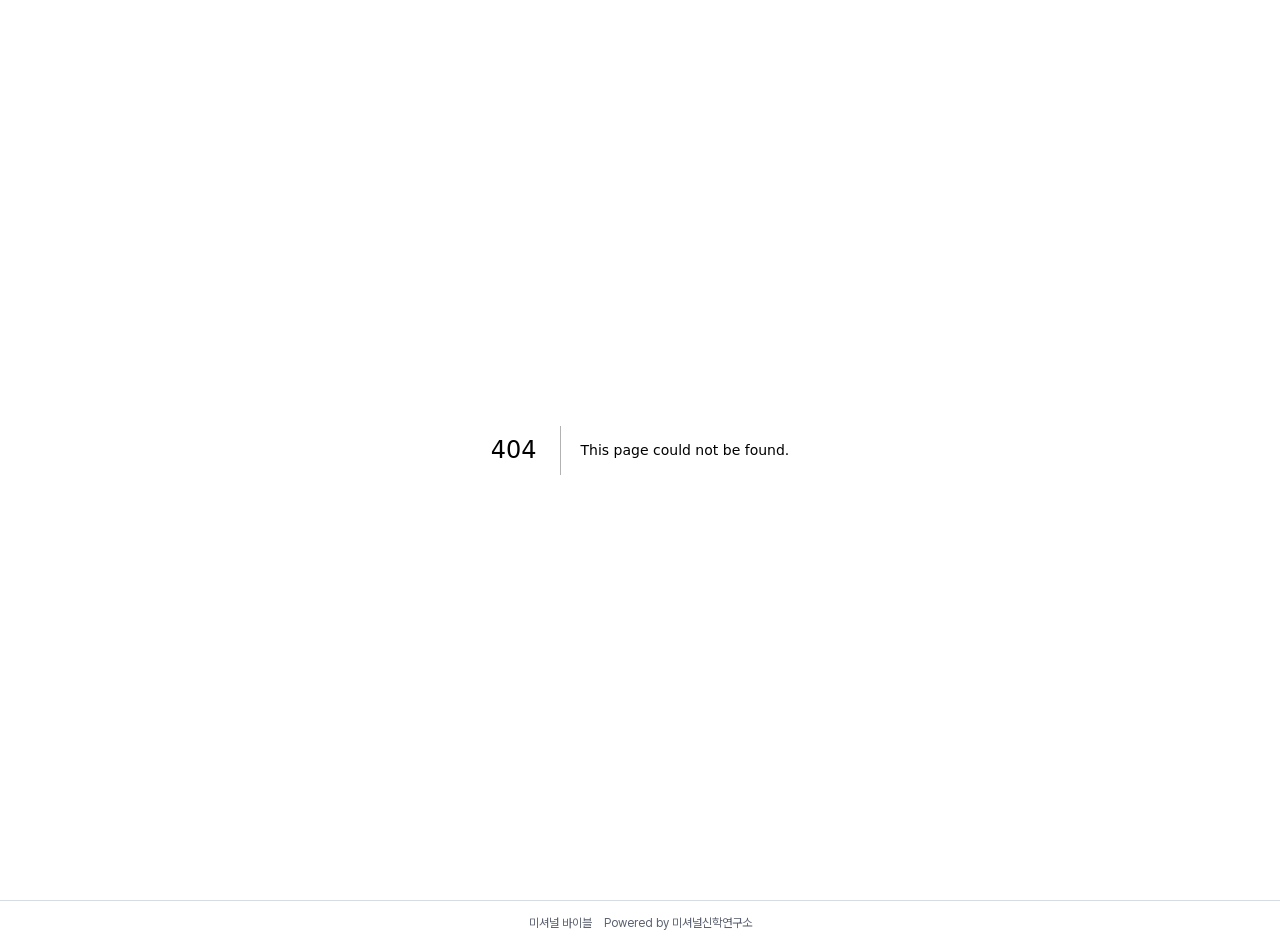
<file: 404/index.html>
<!DOCTYPE html><!--Bjf7XvlmUEb9iwqiSBCw2--><html lang="ko"><head><meta charSet="utf-8"/><meta name="viewport" content="width=device-width, initial-scale=1"/><link rel="stylesheet" href="/_next/static/css/764690ea6d8a08a2.css" data-precedence="next"/><link rel="stylesheet" href="/_next/static/css/73960c16f3cb550c.css" data-precedence="next"/><link rel="preload" as="script" fetchPriority="low" href="/_next/static/chunks/webpack-c2dd80a1962e4c89.js"/><script src="/_next/static/chunks/d122b72b-cfd4b82d918b0ea1.js" async=""></script><script src="/_next/static/chunks/172-ee3749248f329091.js" async=""></script><script src="/_next/static/chunks/main-app-6a7e51ed8c5a7655.js" async=""></script><meta name="robots" content="noindex"/><title>404: This page could not be found.</title><title>ACTS MAP | 사도행전 장면·이동 지도</title><meta name="description" content="개역개정 지명을 따라 사도행전 1-28장의 주요 장면 93개를 시간 순서와 지리적 이동에 따라 살펴보는 지도입니다. 본문 해설, 이동 경로와 도시 유적 자료를 함께 제공합니다."/><meta property="og:title" content="ACTS MAP | 사도행전 장면·이동 지도"/><meta property="og:description" content="개역개정 지명을 따라 사도행전 1-28장의 주요 장면 93개를 시간 순서와 지리적 이동에 따라 살펴보는 지도입니다. 본문 해설, 이동 경로와 도시 유적 자료를 함께 제공합니다."/><meta property="og:locale" content="ko_KR"/><meta property="og:image" content="https://acts.missionalbible.org/og-map.png"/><meta property="og:type" content="website"/><meta name="twitter:card" content="summary_large_image"/><meta name="twitter:title" content="ACTS MAP | 사도행전 장면·이동 지도"/><meta name="twitter:description" content="개역개정 지명을 따라 사도행전 1-28장의 주요 장면 93개를 시간 순서와 지리적 이동에 따라 살펴보는 지도입니다. 본문 해설, 이동 경로와 도시 유적 자료를 함께 제공합니다."/><meta name="twitter:image" content="https://acts.missionalbible.org/og-map.png"/><link rel="icon" href="/favicon.ico?v=20260928" sizes="16x16 32x32 48x48"/><link rel="icon" href="/favicon-32.png?v=20260928" type="image/png" sizes="32x32"/><link rel="icon" href="/favicon.svg?v=20260928" type="image/svg+xml" sizes="any"/><link rel="apple-touch-icon" href="/apple-touch-icon.png?v=20260928" sizes="180x180"/><script src="/_next/static/chunks/polyfills-42372ed130431b0a.js" noModule=""></script></head><body><div hidden=""><!--$--><!--/$--></div><div style="font-family:system-ui,&quot;Segoe UI&quot;,Roboto,Helvetica,Arial,sans-serif,&quot;Apple Color Emoji&quot;,&quot;Segoe UI Emoji&quot;;height:100vh;text-align:center;display:flex;flex-direction:column;align-items:center;justify-content:center"><div><style>body{color:#000;background:#fff;margin:0}.next-error-h1{border-right:1px solid rgba(0,0,0,.3)}@media (prefers-color-scheme:dark){body{color:#fff;background:#000}.next-error-h1{border-right:1px solid rgba(255,255,255,.3)}}</style><h1 class="next-error-h1" style="display:inline-block;margin:0 20px 0 0;padding:0 23px 0 0;font-size:24px;font-weight:500;vertical-align:top;line-height:49px">404</h1><div style="display:inline-block"><h2 style="font-size:14px;font-weight:400;line-height:49px;margin:0">This page could not be found.</h2></div></div></div><!--$--><!--/$--><div class="institute-credit" role="contentinfo"><a href="https://www.missionalbible.org/">미셔널 바이블</a><a href="https://imt.or.kr/" target="_blank" rel="noopener noreferrer">Powered by 미셔널신학연구소</a></div><script src="/_next/static/chunks/webpack-c2dd80a1962e4c89.js" id="_R_" async=""></script><script>(self.__next_f=self.__next_f||[]).push([0])</script><script>self.__next_f.push([1,"1:\"$Sreact.fragment\"\n2:I[3503,[],\"\"]\n3:I[9619,[],\"\"]\n4:I[7072,[],\"OutletBoundary\"]\n6:I[4824,[],\"AsyncMetadataOutlet\"]\n8:I[7072,[],\"ViewportBoundary\"]\na:I[7072,[],\"MetadataBoundary\"]\nb:\"$Sreact.suspense\"\nd:I[8373,[],\"\"]\n:HL[\"/_next/static/css/764690ea6d8a08a2.css\",\"style\"]\n:HL[\"/_next/static/css/73960c16f3cb550c.css\",\"style\"]\n"])</script><script>self.__next_f.push([1,"0:{\"P\":null,\"b\":\"Bjf7XvlmUEb9iwqiSBCw2\",\"p\":\"\",\"c\":[\"\",\"_not-found\",\"\"],\"i\":false,\"f\":[[[\"\",{\"children\":[\"/_not-found\",{\"children\":[\"__PAGE__\",{}]}]},\"$undefined\",\"$undefined\",true],[\"\",[\"$\",\"$1\",\"c\",{\"children\":[[[\"$\",\"link\",\"0\",{\"rel\":\"stylesheet\",\"href\":\"/_next/static/css/764690ea6d8a08a2.css\",\"precedence\":\"next\",\"crossOrigin\":\"$undefined\",\"nonce\":\"$undefined\"}],[\"$\",\"link\",\"1\",{\"rel\":\"stylesheet\",\"href\":\"/_next/static/css/73960c16f3cb550c.css\",\"precedence\":\"next\",\"crossOrigin\":\"$undefined\",\"nonce\":\"$undefined\"}]],[\"$\",\"html\",null,{\"lang\":\"ko\",\"children\":[\"$\",\"body\",null,{\"children\":[[\"$\",\"$L2\",null,{\"parallelRouterKey\":\"children\",\"error\":\"$undefined\",\"errorStyles\":\"$undefined\",\"errorScripts\":\"$undefined\",\"template\":[\"$\",\"$L3\",null,{}],\"templateStyles\":\"$undefined\",\"templateScripts\":\"$undefined\",\"notFound\":\"$undefined\",\"forbidden\":\"$undefined\",\"unauthorized\":\"$undefined\"}],[\"$\",\"div\",null,{\"className\":\"institute-credit\",\"role\":\"contentinfo\",\"children\":[[\"$\",\"a\",null,{\"href\":\"https://www.missionalbible.org/\",\"children\":\"미셔널 바이블\"}],[\"$\",\"a\",null,{\"href\":\"https://imt.or.kr/\",\"target\":\"_blank\",\"rel\":\"noopener noreferrer\",\"children\":\"Powered by 미셔널신학연구소\"}]]}]]}]}]]}],{\"children\":[\"/_not-found\",[\"$\",\"$1\",\"c\",{\"children\":[null,[\"$\",\"$L2\",null,{\"parallelRouterKey\":\"children\",\"error\":\"$undefined\",\"errorStyles\":\"$undefined\",\"errorScripts\":\"$undefined\",\"template\":[\"$\",\"$L3\",null,{}],\"templateStyles\":\"$undefined\",\"templateScripts\":\"$undefined\",\"notFound\":\"$undefined\",\"forbidden\":\"$undefined\",\"unauthorized\":\"$undefined\"}]]}],{\"children\":[\"__PAGE__\",[\"$\",\"$1\",\"c\",{\"children\":[[[\"$\",\"title\",null,{\"children\":\"404: This page could not be found.\"}],[\"$\",\"div\",null,{\"style\":{\"fontFamily\":\"system-ui,\\\"Segoe UI\\\",Roboto,Helvetica,Arial,sans-serif,\\\"Apple Color Emoji\\\",\\\"Segoe UI Emoji\\\"\",\"height\":\"100vh\",\"textAlign\":\"center\",\"display\":\"flex\",\"flexDirection\":\"column\",\"alignItems\":\"center\",\"justifyContent\":\"center\"},\"children\":[\"$\",\"div\",null,{\"children\":[[\"$\",\"style\",null,{\"dangerouslySetInnerHTML\":{\"__html\":\"body{color:#000;background:#fff;margin:0}.next-error-h1{border-right:1px solid rgba(0,0,0,.3)}@media (prefers-color-scheme:dark){body{color:#fff;background:#000}.next-error-h1{border-right:1px solid rgba(255,255,255,.3)}}\"}}],[\"$\",\"h1\",null,{\"className\":\"next-error-h1\",\"style\":{\"display\":\"inline-block\",\"margin\":\"0 20px 0 0\",\"padding\":\"0 23px 0 0\",\"fontSize\":24,\"fontWeight\":500,\"verticalAlign\":\"top\",\"lineHeight\":\"49px\"},\"children\":404}],[\"$\",\"div\",null,{\"style\":{\"display\":\"inline-block\"},\"children\":[\"$\",\"h2\",null,{\"style\":{\"fontSize\":14,\"fontWeight\":400,\"lineHeight\":\"49px\",\"margin\":0},\"children\":\"This page could not be found.\"}]}]]}]}]],null,[\"$\",\"$L4\",null,{\"children\":[\"$L5\",[\"$\",\"$L6\",null,{\"promise\":\"$@7\"}]]}]]}],{},null,false]},null,false]},null,false],[\"$\",\"$1\",\"h\",{\"children\":[[\"$\",\"meta\",null,{\"name\":\"robots\",\"content\":\"noindex\"}],[[\"$\",\"$L8\",null,{\"children\":\"$L9\"}],null],[\"$\",\"$La\",null,{\"children\":[\"$\",\"div\",null,{\"hidden\":true,\"children\":[\"$\",\"$b\",null,{\"fallback\":null,\"children\":\"$Lc\"}]}]}]]}],false]],\"m\":\"$undefined\",\"G\":[\"$d\",[]],\"s\":false,\"S\":true}\n"])</script><script>self.__next_f.push([1,"9:[[\"$\",\"meta\",\"0\",{\"charSet\":\"utf-8\"}],[\"$\",\"meta\",\"1\",{\"name\":\"viewport\",\"content\":\"width=device-width, initial-scale=1\"}]]\n5:null\n"])</script><script>self.__next_f.push([1,"e:I[1363,[],\"IconMark\"]\n"])</script><script>self.__next_f.push([1,"7:{\"metadata\":[[\"$\",\"title\",\"0\",{\"children\":\"ACTS MAP | 사도행전 장면·이동 지도\"}],[\"$\",\"meta\",\"1\",{\"name\":\"description\",\"content\":\"개역개정 지명을 따라 사도행전 1-28장의 주요 장면 93개를 시간 순서와 지리적 이동에 따라 살펴보는 지도입니다. 본문 해설, 이동 경로와 도시 유적 자료를 함께 제공합니다.\"}],[\"$\",\"meta\",\"2\",{\"property\":\"og:title\",\"content\":\"ACTS MAP | 사도행전 장면·이동 지도\"}],[\"$\",\"meta\",\"3\",{\"property\":\"og:description\",\"content\":\"개역개정 지명을 따라 사도행전 1-28장의 주요 장면 93개를 시간 순서와 지리적 이동에 따라 살펴보는 지도입니다. 본문 해설, 이동 경로와 도시 유적 자료를 함께 제공합니다.\"}],[\"$\",\"meta\",\"4\",{\"property\":\"og:locale\",\"content\":\"ko_KR\"}],[\"$\",\"meta\",\"5\",{\"property\":\"og:image\",\"content\":\"https://acts.missionalbible.org/og-map.png\"}],[\"$\",\"meta\",\"6\",{\"property\":\"og:type\",\"content\":\"website\"}],[\"$\",\"meta\",\"7\",{\"name\":\"twitter:card\",\"content\":\"summary_large_image\"}],[\"$\",\"meta\",\"8\",{\"name\":\"twitter:title\",\"content\":\"ACTS MAP | 사도행전 장면·이동 지도\"}],[\"$\",\"meta\",\"9\",{\"name\":\"twitter:description\",\"content\":\"개역개정 지명을 따라 사도행전 1-28장의 주요 장면 93개를 시간 순서와 지리적 이동에 따라 살펴보는 지도입니다. 본문 해설, 이동 경로와 도시 유적 자료를 함께 제공합니다.\"}],[\"$\",\"meta\",\"10\",{\"name\":\"twitter:image\",\"content\":\"https://acts.missionalbible.org/og-map.png\"}],[\"$\",\"link\",\"11\",{\"rel\":\"icon\",\"href\":\"/favicon.ico?v=20260928\",\"sizes\":\"16x16 32x32 48x48\"}],[\"$\",\"link\",\"12\",{\"rel\":\"icon\",\"href\":\"/favicon-32.png?v=20260928\",\"type\":\"image/png\",\"sizes\":\"32x32\"}],[\"$\",\"link\",\"13\",{\"rel\":\"icon\",\"href\":\"/favicon.svg?v=20260928\",\"type\":\"image/svg+xml\",\"sizes\":\"any\"}],[\"$\",\"link\",\"14\",{\"rel\":\"apple-touch-icon\",\"href\":\"/apple-touch-icon.png?v=20260928\",\"sizes\":\"180x180\"}],[\"$\",\"$Le\",\"15\",{}]],\"error\":null,\"digest\":\"$undefined\"}\n"])</script><script>self.__next_f.push([1,"c:\"$7:metadata\"\n"])</script></body></html>
</file>
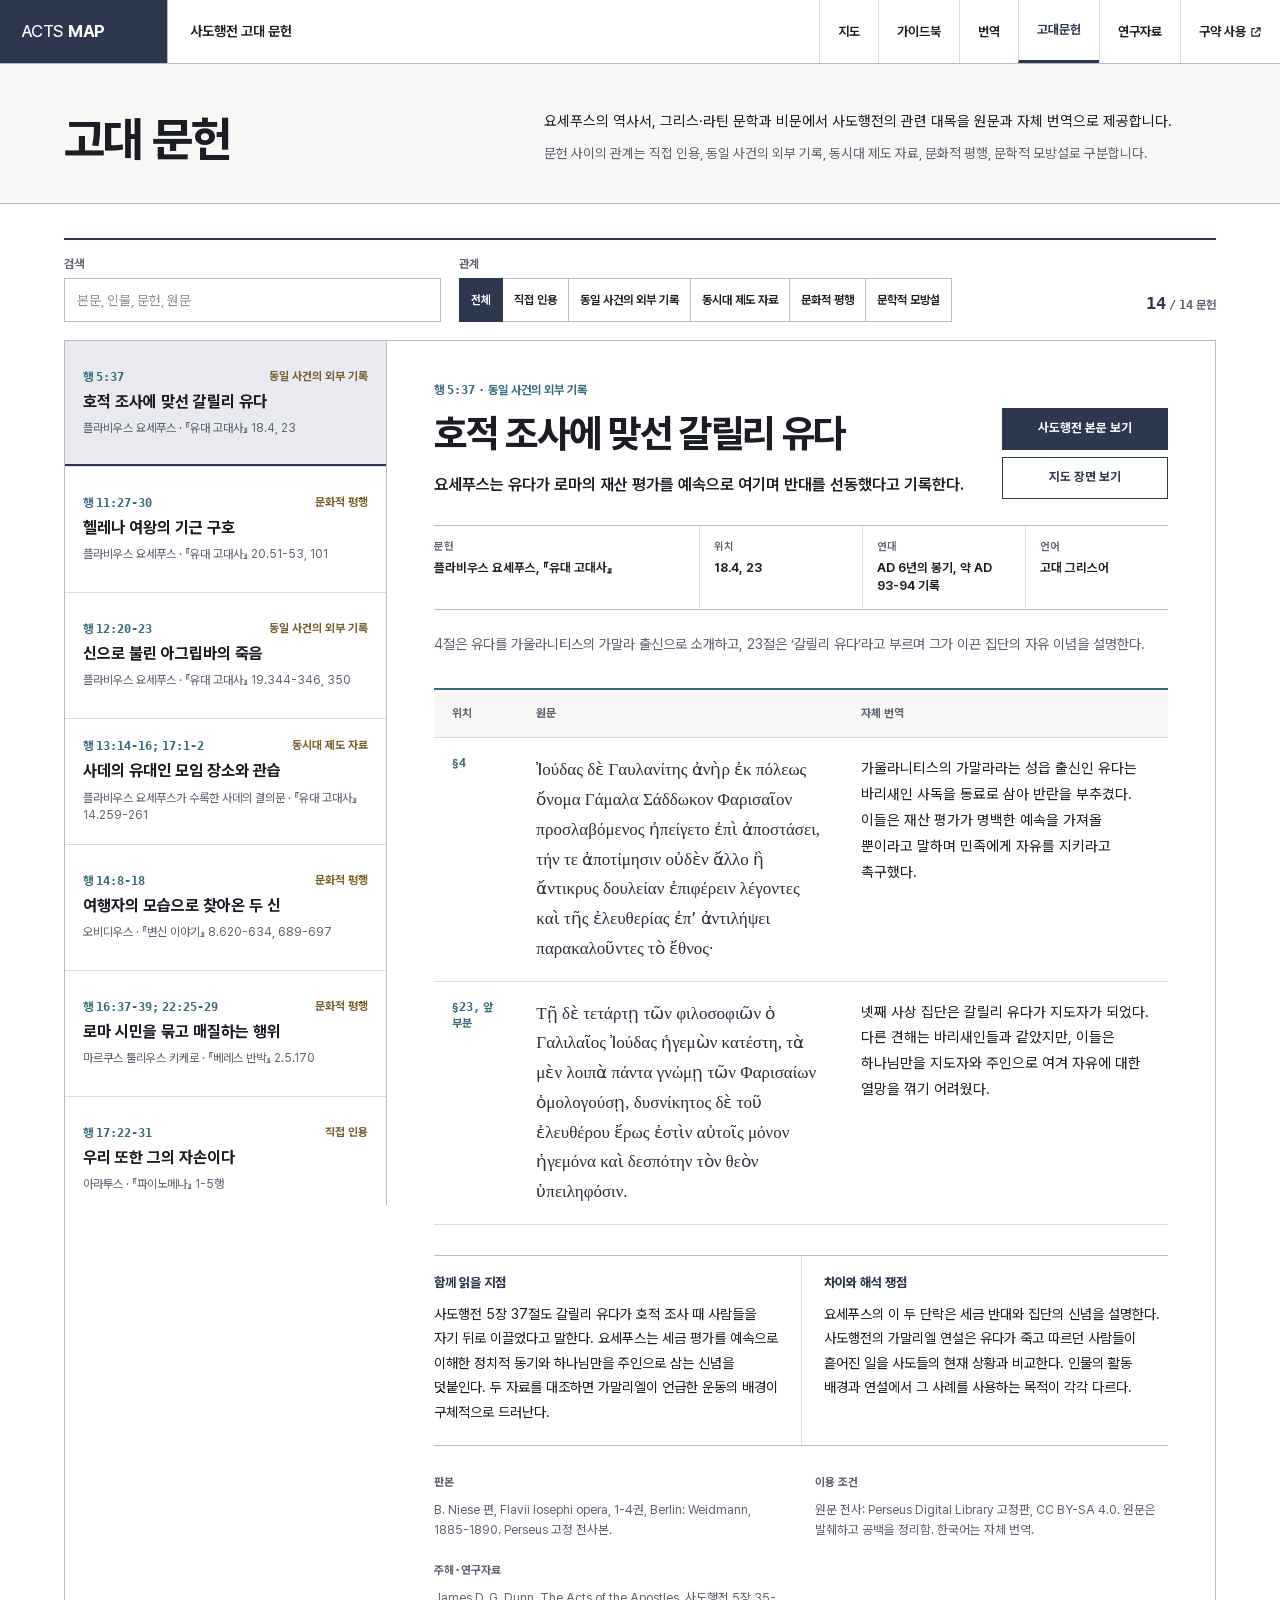
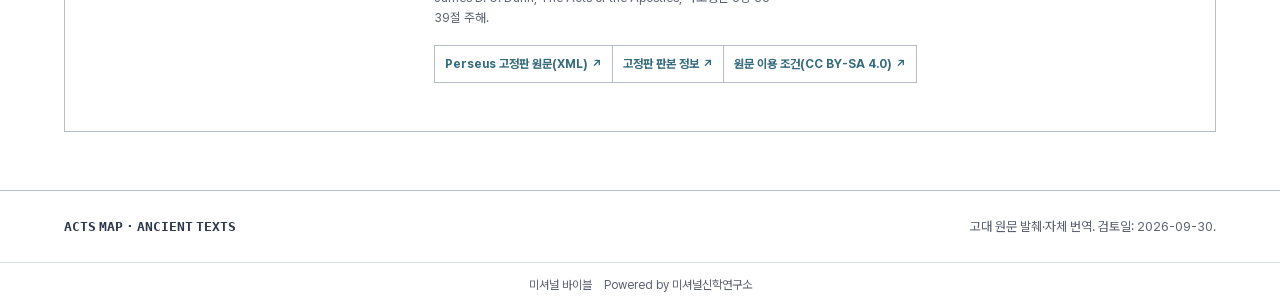
<file: ancient-texts/index.html>
<!DOCTYPE html><!--Bjf7XvlmUEb9iwqiSBCw2--><html lang="ko"><head><meta charSet="utf-8"/><meta name="viewport" content="width=device-width, initial-scale=1"/><link rel="stylesheet" href="/_next/static/css/764690ea6d8a08a2.css" data-precedence="next"/><link rel="stylesheet" href="/_next/static/css/73960c16f3cb550c.css" data-precedence="next"/><link rel="preload" as="script" fetchPriority="low" href="/_next/static/chunks/webpack-c2dd80a1962e4c89.js"/><script src="/_next/static/chunks/d122b72b-cfd4b82d918b0ea1.js" async=""></script><script src="/_next/static/chunks/172-ee3749248f329091.js" async=""></script><script src="/_next/static/chunks/main-app-6a7e51ed8c5a7655.js" async=""></script><script src="/_next/static/chunks/164-6a90f9fb1ecd08f4.js" async=""></script><script src="/_next/static/chunks/app/ancient-texts/page-2e191ba60739a0f6.js" async=""></script><title>사도행전 고대 문헌 | ACTS MAP</title><meta name="description" content="사도행전의 관련 장면과 함께 요세푸스, 그리스·라틴 문학, 고대 비문의 원문과 자체 한국어 번역을 읽습니다."/><meta property="og:title" content="ACTS MAP | 사도행전 장면·이동 지도"/><meta property="og:description" content="개역개정 지명을 따라 사도행전 1-28장의 주요 장면 93개를 시간 순서와 지리적 이동에 따라 살펴보는 지도입니다. 본문 해설, 이동 경로와 도시 유적 자료를 함께 제공합니다."/><meta property="og:locale" content="ko_KR"/><meta property="og:image" content="https://acts.missionalbible.org/og-map.png"/><meta property="og:type" content="website"/><meta name="twitter:card" content="summary_large_image"/><meta name="twitter:title" content="ACTS MAP | 사도행전 장면·이동 지도"/><meta name="twitter:description" content="개역개정 지명을 따라 사도행전 1-28장의 주요 장면 93개를 시간 순서와 지리적 이동에 따라 살펴보는 지도입니다. 본문 해설, 이동 경로와 도시 유적 자료를 함께 제공합니다."/><meta name="twitter:image" content="https://acts.missionalbible.org/og-map.png"/><link rel="icon" href="/favicon.ico?v=20260928" sizes="16x16 32x32 48x48"/><link rel="icon" href="/favicon-32.png?v=20260928" type="image/png" sizes="32x32"/><link rel="icon" href="/favicon.svg?v=20260928" type="image/svg+xml" sizes="any"/><link rel="apple-touch-icon" href="/apple-touch-icon.png?v=20260928" sizes="180x180"/><script src="/_next/static/chunks/polyfills-42372ed130431b0a.js" noModule=""></script><link rel="canonical" href="https://acts.missionalbible.org/ancient-texts/"/></head><body><div hidden=""><!--$--><!--/$--></div><main class="atlas-shell ancient-page"><a class="skip-link" href="#ancient-library">고대 문헌 목록으로 건너뛰기</a><header class="atlas-header resource-header"><a class="atlas-mark" href="/" aria-label="사도행전 지도 첫 화면으로"><span>ACTS</span><strong>MAP</strong></a><div class="header-title"><strong>사도행전 고대 문헌</strong></div><nav class="header-links" aria-label="페이지 이동"><a href="/">지도</a><a href="/guidebook">가이드북</a><a href="/translation-notes">번역</a><a class="active" href="/ancient-texts" aria-current="page">고대문헌</a><a href="/resources">연구자료</a><a class="header-external-link" href="https://ntot.missionalbible.org/acts-1/" target="_blank" rel="noopener noreferrer" aria-label="구약 사용, 새 창"><span>구약 사용</span><svg width="12" height="12" viewBox="0 0 16 16" fill="none" stroke="currentColor" stroke-width="1.5" stroke-linecap="round" stroke-linejoin="round" aria-hidden="true" focusable="false"><path d="M9 2.5h4.5V7M13.5 2.5 7 9M6 3.5H2.5v10h10V10"></path></svg></a></nav></header><section class="ancient-intro"><h1>고대 문헌</h1><div><p>요세푸스의 역사서, 그리스·라틴 문학과 비문에서 사도행전의 관련 대목을 원문과 자체 번역으로 제공합니다.</p><p>문헌 사이의 관계는 직접 인용, 동일 사건의 외부 기록, 동시대 제도 자료, 문화적 평행, 문학적 모방설로 구분합니다.</p></div></section><section class="ancient-library" id="ancient-library" tabindex="-1" aria-label="사도행전 관련 고대 문헌"><div class="ancient-controls"><label class="ancient-search"><span>검색</span><input placeholder="본문, 인물, 문헌, 원문" value=""/></label><fieldset><legend>관계</legend><div class="ancient-relation-filter"><button type="button" class="active" aria-pressed="true">전체</button><button type="button" class="" aria-pressed="false">직접 인용</button><button type="button" class="" aria-pressed="false">동일 사건의 외부 기록</button><button type="button" class="" aria-pressed="false">동시대 제도 자료</button><button type="button" class="" aria-pressed="false">문화적 평행</button><button type="button" class="" aria-pressed="false">문학적 모방설</button></div></fieldset><p class="ancient-count" aria-live="polite"><b>14</b> / <!-- -->14<!-- --> 문헌</p></div><div class="ancient-workspace"><div class="ancient-index" role="group" aria-label="고대 문헌 목록"><button type="button" data-entry-id="josephus-judas-census" class="active" aria-pressed="true"><span>행 5:37</span><strong>호적 조사에 맞선 갈릴리 유다</strong><small>플라비우스 요세푸스<!-- --> · <!-- -->『유대 고대사』<!-- --> <!-- -->18.4, 23</small><em>동일 사건의 외부 기록</em></button><button type="button" data-entry-id="josephus-helena-famine" class="" aria-pressed="false"><span>행 11:27-30</span><strong>헬레나 여왕의 기근 구호</strong><small>플라비우스 요세푸스<!-- --> · <!-- -->『유대 고대사』<!-- --> <!-- -->20.51-53, 101</small><em>문화적 평행</em></button><button type="button" data-entry-id="josephus-agrippa-death" class="" aria-pressed="false"><span>행 12:20-23</span><strong>신으로 불린 아그립바의 죽음</strong><small>플라비우스 요세푸스<!-- --> · <!-- -->『유대 고대사』<!-- --> <!-- -->19.344-346, 350</small><em>동일 사건의 외부 기록</em></button><button type="button" data-entry-id="josephus-sardis-synagogue" class="" aria-pressed="false"><span>행 13:14-16; 17:1-2</span><strong>사데의 유대인 모임 장소와 관습</strong><small>플라비우스 요세푸스가 수록한 사데의 결의문<!-- --> · <!-- -->『유대 고대사』<!-- --> <!-- -->14.259-261</small><em>동시대 제도 자료</em></button><button type="button" data-entry-id="ovid-baucis-philemon" class="" aria-pressed="false"><span>행 14:8-18</span><strong>여행자의 모습으로 찾아온 두 신</strong><small>오비디우스<!-- --> · <!-- -->『변신 이야기』<!-- --> <!-- -->8.620-634, 689-697</small><em>문화적 평행</em></button><button type="button" data-entry-id="cicero-roman-citizen" class="" aria-pressed="false"><span>행 16:37-39; 22:25-29</span><strong>로마 시민을 묶고 매질하는 행위</strong><small>마르쿠스 툴리우스 키케로<!-- --> · <!-- -->『베레스 반박』<!-- --> <!-- -->2.5.170</small><em>문화적 평행</em></button><button type="button" data-entry-id="aratus-offspring" class="" aria-pressed="false"><span>행 17:22-31</span><strong>우리 또한 그의 자손이다</strong><small>아라투스<!-- --> · <!-- -->『파이노메나』<!-- --> <!-- -->1-5행</small><em>직접 인용</em></button><button type="button" data-entry-id="pausanias-unknown-gods" class="" aria-pressed="false"><span>행 17:22-23</span><strong>알려지지 않은 신들에게 바친 제단들</strong><small>파우사니아스<!-- --> · <!-- -->『그리스 여행기』<!-- --> <!-- -->1.1.4</small><em>문화적 평행</em></button><button type="button" data-entry-id="suetonius-claudius-jews" class="" aria-pressed="false"><span>행 18:1-3</span><strong>클라우디우스의 로마 유대인 추방</strong><small>수에토니우스<!-- --> · <!-- -->『황제전』, 클라우디우스<!-- --> <!-- -->25.4</small><em>동일 사건의 외부 기록</em></button><button type="button" data-entry-id="gallio-delphi-inscription" class="" aria-pressed="false"><span>행 18:12-17</span><strong>아가야 총독 갈리오</strong><small>클라우디우스 황제의 델포이 칙서<!-- --> · <!-- -->갈리오 비문<!-- --> <!-- -->SIG³ 801D, 5-6행</small><em>동시대 제도 자료</em></button><button type="button" data-entry-id="strabo-artemis-temple" class="" aria-pressed="false"><span>행 19:23-35</span><strong>에베소 아데미 신전의 재건과 성역</strong><small>스트라본<!-- --> · <!-- -->『지리학』<!-- --> <!-- -->14.1.22-23</small><em>동시대 제도 자료</em></button><button type="button" data-entry-id="homer-elpenor-eutychus" class="" aria-pressed="false"><span>행 20:7-12</span><strong>지붕에서 떨어진 엘페노르</strong><small>호메로스<!-- --> · <!-- -->『오디세이』<!-- --> <!-- -->10.552-560; 12.11-15</small><em>문학적 모방설</em></button><button type="button" data-entry-id="josephus-egyptian-prophet" class="" aria-pressed="false"><span>행 21:37-39</span><strong>감람산으로 무리를 이끈 이집트인 예언자</strong><small>플라비우스 요세푸스<!-- --> · <!-- -->『유대 전쟁사』·『유대 고대사』<!-- --> <!-- -->전쟁사 2.261-263; 고대사 20.169-171</small><em>동일 사건의 외부 기록</em></button><button type="button" data-entry-id="euripides-kicking-goads" class="" aria-pressed="false"><span>행 26:14</span><strong>가시채를 향해 발길질한다는 속담</strong><small>에우리피데스<!-- --> · <!-- -->『바카이』<!-- --> <!-- -->794-795행</small><em>문화적 평행</em></button></div><article class="ancient-reader" id="ancient-reader" tabindex="-1" aria-labelledby="ancient-reader-title"><header class="ancient-reader-head"><div><button class="reader-back" type="button"><svg class="icon" width="16" height="16" viewBox="0 0 16 16" fill="none" stroke="currentColor" stroke-width="1.5" stroke-linecap="square" aria-hidden="true" focusable="false"><path d="M8 13V3M4 7l4-4 4 4"></path></svg>문헌 목록</button><span>행 5:37<!-- --> · <!-- -->동일 사건의 외부 기록</span><h2 id="ancient-reader-title">호적 조사에 맞선 갈릴리 유다</h2><p>요세푸스는 유다가 로마의 재산 평가를 예속으로 여기며 반대를 선동했다고 기록한다.</p></div><div class="ancient-reader-actions"><button type="button">사도행전 본문 보기</button><a href="/?event=a02-08">지도 장면 보기</a></div></header><dl class="ancient-metadata"><div><dt>문헌</dt><dd>플라비우스 요세푸스<!-- -->, <!-- -->『유대 고대사』</dd></div><div><dt>위치</dt><dd>18.4, 23</dd></div><div><dt>연대</dt><dd>AD 6년의 봉기, 약 AD 93-94 기록</dd></div><div><dt>언어</dt><dd>고대 그리스어</dd></div></dl><p class="ancient-context">4절은 유다를 가울라니티스의 가말라 출신으로 소개하고, 23절은 ‘갈릴리 유다’라고 부르며 그가 이끈 집단의 자유 이념을 설명한다.</p><div class="ancient-text-table-wrap"><table class="ancient-text-table"><thead><tr><th>위치</th><th>원문</th><th>자체 번역</th></tr></thead><tbody><tr><th scope="row">§4</th><td lang="grc"><span class="ancient-mobile-label">원문</span>Ἰούδας δὲ Γαυλανίτης ἀνὴρ ἐκ πόλεως ὄνομα Γάμαλα Σάδδωκον Φαρισαῖον προσλαβόμενος ἠπείγετο ἐπὶ ἀποστάσει, τήν τε ἀποτίμησιν οὐδὲν ἄλλο ἢ ἄντικρυς δουλείαν ἐπιφέρειν λέγοντες καὶ τῆς ἐλευθερίας ἐπʼ ἀντιλήψει παρακαλοῦντες τὸ ἔθνος·</td><td><span class="ancient-mobile-label">자체 번역</span>가울라니티스의 가말라라는 성읍 출신인 유다는 바리새인 사독을 동료로 삼아 반란을 부추겼다. 이들은 재산 평가가 명백한 예속을 가져올 뿐이라고 말하며 민족에게 자유를 지키라고 촉구했다.</td></tr><tr><th scope="row">§23, 앞부분</th><td lang="grc"><span class="ancient-mobile-label">원문</span>Τῇ δὲ τετάρτῃ τῶν φιλοσοφιῶν ὁ Γαλιλαῖος Ἰούδας ἡγεμὼν κατέστη, τὰ μὲν λοιπὰ πάντα γνώμῃ τῶν Φαρισαίων ὁμολογούσῃ, δυσνίκητος δὲ τοῦ ἐλευθέρου ἔρως ἐστὶν αὐτοῖς μόνον ἡγεμόνα καὶ δεσπότην τὸν θεὸν ὑπειληφόσιν.</td><td><span class="ancient-mobile-label">자체 번역</span>넷째 사상 집단은 갈릴리 유다가 지도자가 되었다. 다른 견해는 바리새인들과 같았지만, 이들은 하나님만을 지도자와 주인으로 여겨 자유에 대한 열망을 꺾기 어려웠다.</td></tr></tbody></table></div><div class="ancient-reading-notes"><section><h3>함께 읽을 지점</h3><p>사도행전 5장 37절도 갈릴리 유다가 호적 조사 때 사람들을 자기 뒤로 이끌었다고 말한다. 요세푸스는 세금 평가를 예속으로 이해한 정치적 동기와 하나님만을 주인으로 삼는 신념을 덧붙인다. 두 자료를 대조하면 가말리엘이 언급한 운동의 배경이 구체적으로 드러난다.</p></section><section><h3>차이와 해석 쟁점</h3><p>요세푸스의 이 두 단락은 세금 반대와 집단의 신념을 설명한다. 사도행전의 가말리엘 연설은 유다가 죽고 따르던 사람들이 흩어진 일을 사도들의 현재 상황과 비교한다. 인물의 활동 배경과 연설에서 그 사례를 사용하는 목적이 각각 다르다.</p></section></div><footer class="ancient-source-note"><div><strong>판본</strong><p>B. Niese 편, Flavii Iosephi opera, 1-4권, Berlin: Weidmann, 1885-1890. Perseus 고정 전사본.</p></div><div><strong>이용 조건</strong><p>원문 전사: Perseus Digital Library 고정판, CC BY-SA 4.0. 원문은 발췌하고 공백을 정리함. 한국어는 자체 번역.</p></div><div><strong>주해·연구자료</strong><p>James D. G. Dunn, The Acts of the Apostles, 사도행전 5장 35-39절 주해.</p></div><nav aria-label="호적 조사에 맞선 갈릴리 유다 원문과 검토 자료"><a href="https://github.com/PerseusDL/canonical-greekLit/blob/bcc5df0602f3b3fe6fefe1e1d575602a25ab1db6/data/tlg0526/tlg001/tlg0526.tlg001.perseus-grc2.xml" target="_blank" rel="noreferrer">Perseus 고정판 원문(XML)<!-- --> ↗</a><a href="https://github.com/PerseusDL/canonical-greekLit/blob/bcc5df0602f3b3fe6fefe1e1d575602a25ab1db6/data/tlg0526/tlg001/__cts__.xml" target="_blank" rel="noreferrer">고정판 판본 정보<!-- --> ↗</a><a href="https://creativecommons.org/licenses/by-sa/4.0/" target="_blank" rel="noreferrer">원문 이용 조건(CC BY-SA 4.0)<!-- --> ↗</a></nav></footer></article></div></section><footer><span>ACTS MAP · ANCIENT TEXTS</span><p>고대 원문 발췌·자체 번역. 검토일: <!-- -->2026-09-30<!-- -->.</p></footer></main><!--$--><!--/$--><div class="institute-credit" role="contentinfo"><a href="https://www.missionalbible.org/">미셔널 바이블</a><a href="https://imt.or.kr/" target="_blank" rel="noopener noreferrer">Powered by 미셔널신학연구소</a></div><script src="/_next/static/chunks/webpack-c2dd80a1962e4c89.js" id="_R_" async=""></script><script>(self.__next_f=self.__next_f||[]).push([0])</script><script>self.__next_f.push([1,"1:\"$Sreact.fragment\"\n2:I[3503,[],\"\"]\n3:I[9619,[],\"\"]\n4:I[9228,[\"164\",\"static/chunks/164-6a90f9fb1ecd08f4.js\",\"880\",\"static/chunks/app/ancient-texts/page-2e191ba60739a0f6.js\"],\"default\"]\n5:I[7072,[],\"OutletBoundary\"]\n7:I[4824,[],\"AsyncMetadataOutlet\"]\n9:I[7072,[],\"ViewportBoundary\"]\nb:I[7072,[],\"MetadataBoundary\"]\nc:\"$Sreact.suspense\"\ne:I[8373,[],\"\"]\n:HL[\"/_next/static/css/764690ea6d8a08a2.css\",\"style\"]\n:HL[\"/_next/static/css/73960c16f3cb550c.css\",\"style\"]\n"])</script><script>self.__next_f.push([1,"0:{\"P\":null,\"b\":\"Bjf7XvlmUEb9iwqiSBCw2\",\"p\":\"\",\"c\":[\"\",\"ancient-texts\",\"\"],\"i\":false,\"f\":[[[\"\",{\"children\":[\"ancient-texts\",{\"children\":[\"__PAGE__\",{}]}]},\"$undefined\",\"$undefined\",true],[\"\",[\"$\",\"$1\",\"c\",{\"children\":[[[\"$\",\"link\",\"0\",{\"rel\":\"stylesheet\",\"href\":\"/_next/static/css/764690ea6d8a08a2.css\",\"precedence\":\"next\",\"crossOrigin\":\"$undefined\",\"nonce\":\"$undefined\"}],[\"$\",\"link\",\"1\",{\"rel\":\"stylesheet\",\"href\":\"/_next/static/css/73960c16f3cb550c.css\",\"precedence\":\"next\",\"crossOrigin\":\"$undefined\",\"nonce\":\"$undefined\"}]],[\"$\",\"html\",null,{\"lang\":\"ko\",\"children\":[\"$\",\"body\",null,{\"children\":[[\"$\",\"$L2\",null,{\"parallelRouterKey\":\"children\",\"error\":\"$undefined\",\"errorStyles\":\"$undefined\",\"errorScripts\":\"$undefined\",\"template\":[\"$\",\"$L3\",null,{}],\"templateStyles\":\"$undefined\",\"templateScripts\":\"$undefined\",\"notFound\":[[[\"$\",\"title\",null,{\"children\":\"404: This page could not be found.\"}],[\"$\",\"div\",null,{\"style\":{\"fontFamily\":\"system-ui,\\\"Segoe UI\\\",Roboto,Helvetica,Arial,sans-serif,\\\"Apple Color Emoji\\\",\\\"Segoe UI Emoji\\\"\",\"height\":\"100vh\",\"textAlign\":\"center\",\"display\":\"flex\",\"flexDirection\":\"column\",\"alignItems\":\"center\",\"justifyContent\":\"center\"},\"children\":[\"$\",\"div\",null,{\"children\":[[\"$\",\"style\",null,{\"dangerouslySetInnerHTML\":{\"__html\":\"body{color:#000;background:#fff;margin:0}.next-error-h1{border-right:1px solid rgba(0,0,0,.3)}@media (prefers-color-scheme:dark){body{color:#fff;background:#000}.next-error-h1{border-right:1px solid rgba(255,255,255,.3)}}\"}}],[\"$\",\"h1\",null,{\"className\":\"next-error-h1\",\"style\":{\"display\":\"inline-block\",\"margin\":\"0 20px 0 0\",\"padding\":\"0 23px 0 0\",\"fontSize\":24,\"fontWeight\":500,\"verticalAlign\":\"top\",\"lineHeight\":\"49px\"},\"children\":404}],[\"$\",\"div\",null,{\"style\":{\"display\":\"inline-block\"},\"children\":[\"$\",\"h2\",null,{\"style\":{\"fontSize\":14,\"fontWeight\":400,\"lineHeight\":\"49px\",\"margin\":0},\"children\":\"This page could not be found.\"}]}]]}]}]],[]],\"forbidden\":\"$undefined\",\"unauthorized\":\"$undefined\"}],[\"$\",\"div\",null,{\"className\":\"institute-credit\",\"role\":\"contentinfo\",\"children\":[[\"$\",\"a\",null,{\"href\":\"https://www.missionalbible.org/\",\"children\":\"미셔널 바이블\"}],[\"$\",\"a\",null,{\"href\":\"https://imt.or.kr/\",\"target\":\"_blank\",\"rel\":\"noopener noreferrer\",\"children\":\"Powered by 미셔널신학연구소\"}]]}]]}]}]]}],{\"children\":[\"ancient-texts\",[\"$\",\"$1\",\"c\",{\"children\":[null,[\"$\",\"$L2\",null,{\"parallelRouterKey\":\"children\",\"error\":\"$undefined\",\"errorStyles\":\"$undefined\",\"errorScripts\":\"$undefined\",\"template\":[\"$\",\"$L3\",null,{}],\"templateStyles\":\"$undefined\",\"templateScripts\":\"$undefined\",\"notFound\":\"$undefined\",\"forbidden\":\"$undefined\",\"unauthorized\":\"$undefined\"}]]}],{\"children\":[\"__PAGE__\",[\"$\",\"$1\",\"c\",{\"children\":[[\"$\",\"$L4\",null,{}],null,[\"$\",\"$L5\",null,{\"children\":[\"$L6\",[\"$\",\"$L7\",null,{\"promise\":\"$@8\"}]]}]]}],{},null,false]},null,false]},null,false],[\"$\",\"$1\",\"h\",{\"children\":[null,[[\"$\",\"$L9\",null,{\"children\":\"$La\"}],null],[\"$\",\"$Lb\",null,{\"children\":[\"$\",\"div\",null,{\"hidden\":true,\"children\":[\"$\",\"$c\",null,{\"fallback\":null,\"children\":\"$Ld\"}]}]}]]}],false]],\"m\":\"$undefined\",\"G\":[\"$e\",[]],\"s\":false,\"S\":true}\n"])</script><script>self.__next_f.push([1,"a:[[\"$\",\"meta\",\"0\",{\"charSet\":\"utf-8\"}],[\"$\",\"meta\",\"1\",{\"name\":\"viewport\",\"content\":\"width=device-width, initial-scale=1\"}]]\n6:null\n"])</script><script>self.__next_f.push([1,"f:I[1363,[],\"IconMark\"]\n"])</script><script>self.__next_f.push([1,"8:{\"metadata\":[[\"$\",\"title\",\"0\",{\"children\":\"사도행전 고대 문헌 | ACTS MAP\"}],[\"$\",\"meta\",\"1\",{\"name\":\"description\",\"content\":\"사도행전의 관련 장면과 함께 요세푸스, 그리스·라틴 문학, 고대 비문의 원문과 자체 한국어 번역을 읽습니다.\"}],[\"$\",\"meta\",\"2\",{\"property\":\"og:title\",\"content\":\"ACTS MAP | 사도행전 장면·이동 지도\"}],[\"$\",\"meta\",\"3\",{\"property\":\"og:description\",\"content\":\"개역개정 지명을 따라 사도행전 1-28장의 주요 장면 93개를 시간 순서와 지리적 이동에 따라 살펴보는 지도입니다. 본문 해설, 이동 경로와 도시 유적 자료를 함께 제공합니다.\"}],[\"$\",\"meta\",\"4\",{\"property\":\"og:locale\",\"content\":\"ko_KR\"}],[\"$\",\"meta\",\"5\",{\"property\":\"og:image\",\"content\":\"https://acts.missionalbible.org/og-map.png\"}],[\"$\",\"meta\",\"6\",{\"property\":\"og:type\",\"content\":\"website\"}],[\"$\",\"meta\",\"7\",{\"name\":\"twitter:card\",\"content\":\"summary_large_image\"}],[\"$\",\"meta\",\"8\",{\"name\":\"twitter:title\",\"content\":\"ACTS MAP | 사도행전 장면·이동 지도\"}],[\"$\",\"meta\",\"9\",{\"name\":\"twitter:description\",\"content\":\"개역개정 지명을 따라 사도행전 1-28장의 주요 장면 93개를 시간 순서와 지리적 이동에 따라 살펴보는 지도입니다. 본문 해설, 이동 경로와 도시 유적 자료를 함께 제공합니다.\"}],[\"$\",\"meta\",\"10\",{\"name\":\"twitter:image\",\"content\":\"https://acts.missionalbible.org/og-map.png\"}],[\"$\",\"link\",\"11\",{\"rel\":\"icon\",\"href\":\"/favicon.ico?v=20260928\",\"sizes\":\"16x16 32x32 48x48\"}],[\"$\",\"link\",\"12\",{\"rel\":\"icon\",\"href\":\"/favicon-32.png?v=20260928\",\"type\":\"image/png\",\"sizes\":\"32x32\"}],[\"$\",\"link\",\"13\",{\"rel\":\"icon\",\"href\":\"/favicon.svg?v=20260928\",\"type\":\"image/svg+xml\",\"sizes\":\"any\"}],[\"$\",\"link\",\"14\",{\"rel\":\"apple-touch-icon\",\"href\":\"/apple-touch-icon.png?v=20260928\",\"sizes\":\"180x180\"}],[\"$\",\"$Lf\",\"15\",{}]],\"error\":null,\"digest\":\"$undefined\"}\n"])</script><script>self.__next_f.push([1,"d:\"$8:metadata\"\n"])</script></body></html>
</file>
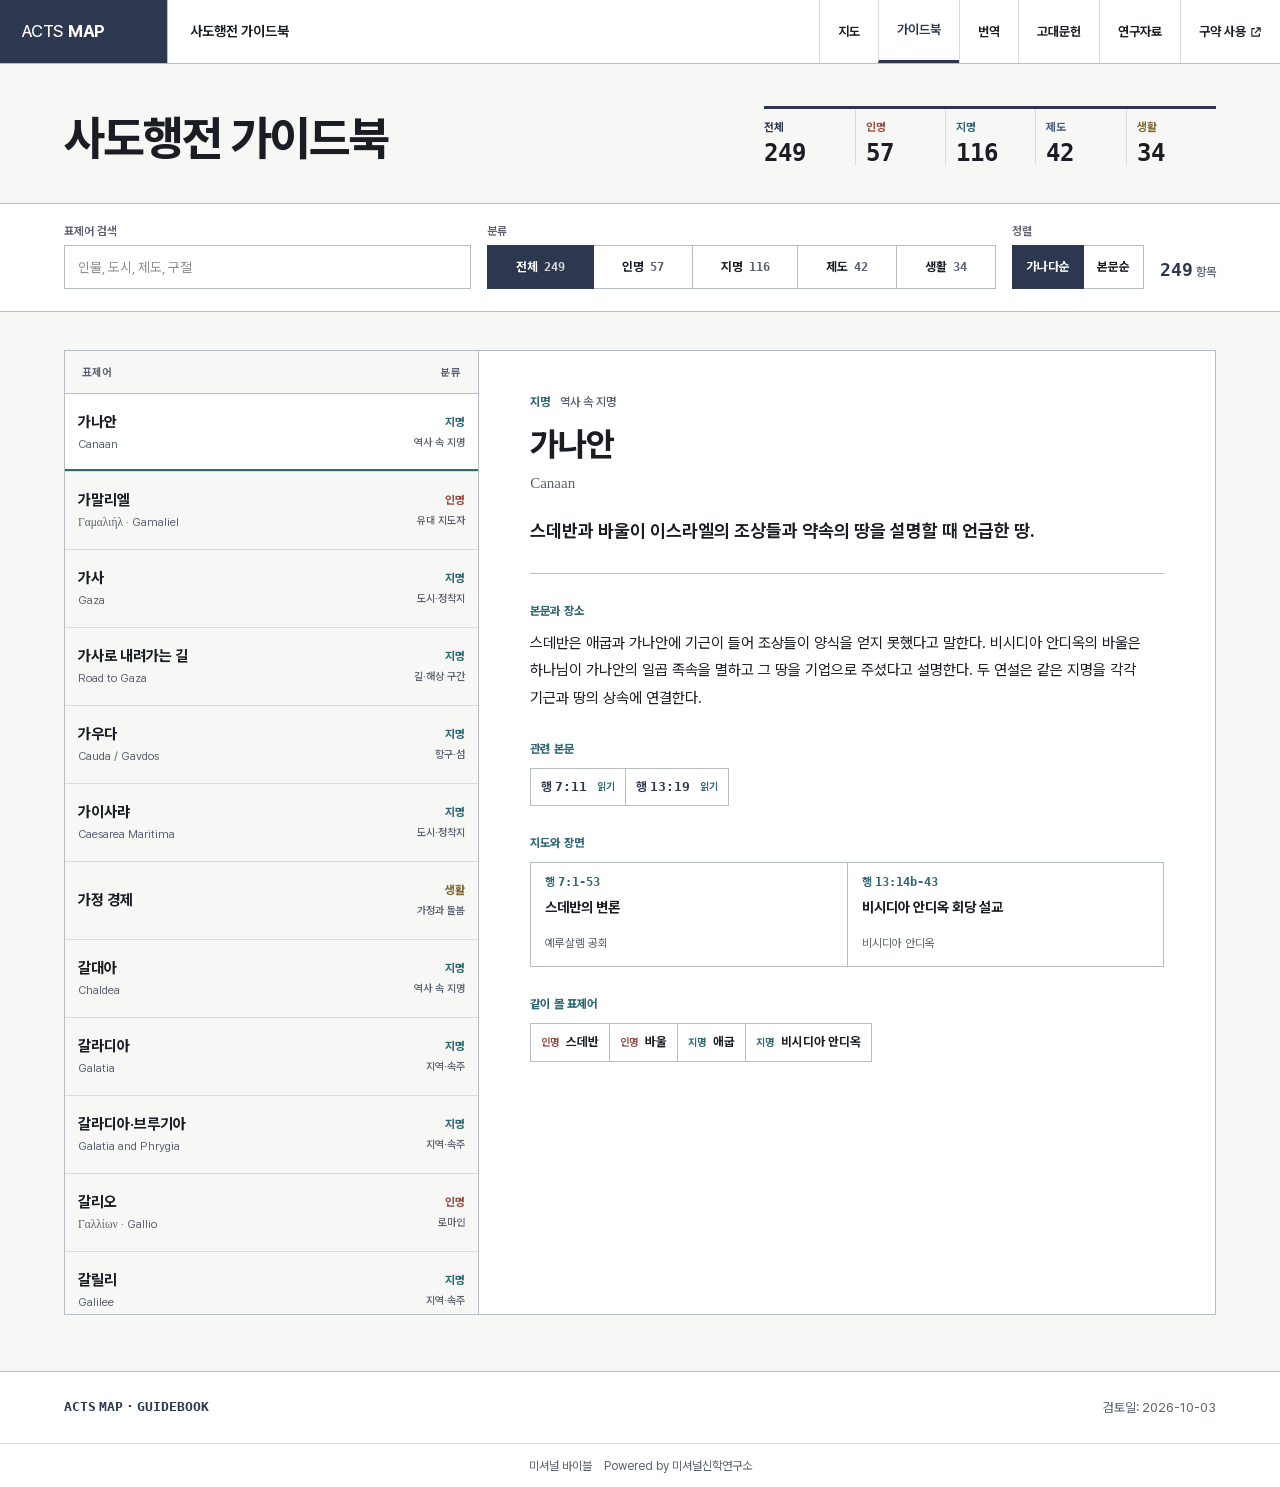
<file: guidebook/index.html>
<!DOCTYPE html><!--Bjf7XvlmUEb9iwqiSBCw2--><html lang="ko"><head><meta charSet="utf-8"/><meta name="viewport" content="width=device-width, initial-scale=1"/><link rel="stylesheet" href="/_next/static/css/764690ea6d8a08a2.css" data-precedence="next"/><link rel="stylesheet" href="/_next/static/css/73960c16f3cb550c.css" data-precedence="next"/><link rel="preload" as="script" fetchPriority="low" href="/_next/static/chunks/webpack-c2dd80a1962e4c89.js"/><script src="/_next/static/chunks/d122b72b-cfd4b82d918b0ea1.js" async=""></script><script src="/_next/static/chunks/172-ee3749248f329091.js" async=""></script><script src="/_next/static/chunks/main-app-6a7e51ed8c5a7655.js" async=""></script><script src="/_next/static/chunks/667-5e533acf05249055.js" async=""></script><script src="/_next/static/chunks/590-e5f73a38d3d9493d.js" async=""></script><script src="/_next/static/chunks/app/guidebook/page-3cc41678073c3a23.js" async=""></script><title>사도행전 가이드북 | ACTS MAP</title><meta name="description" content="사도행전 1-28장의 인명, 지명, 제도와 생활사를 본문 장면, 지도, 번역 쟁점과 함께 찾는 가이드북입니다."/><meta property="og:title" content="ACTS MAP | 사도행전 장면·이동 지도"/><meta property="og:description" content="개역개정 지명을 따라 사도행전 1-28장의 주요 장면 93개를 시간 순서와 지리적 이동에 따라 살펴보는 지도입니다. 본문 해설, 이동 경로와 도시 유적 자료를 함께 제공합니다."/><meta property="og:locale" content="ko_KR"/><meta property="og:image" content="https://acts.missionalbible.org/og-map.png"/><meta property="og:type" content="website"/><meta name="twitter:card" content="summary_large_image"/><meta name="twitter:title" content="ACTS MAP | 사도행전 장면·이동 지도"/><meta name="twitter:description" content="개역개정 지명을 따라 사도행전 1-28장의 주요 장면 93개를 시간 순서와 지리적 이동에 따라 살펴보는 지도입니다. 본문 해설, 이동 경로와 도시 유적 자료를 함께 제공합니다."/><meta name="twitter:image" content="https://acts.missionalbible.org/og-map.png"/><link rel="icon" href="/favicon.ico?v=20260928" sizes="16x16 32x32 48x48"/><link rel="icon" href="/favicon-32.png?v=20260928" type="image/png" sizes="32x32"/><link rel="icon" href="/favicon.svg?v=20260928" type="image/svg+xml" sizes="any"/><link rel="apple-touch-icon" href="/apple-touch-icon.png?v=20260928" sizes="180x180"/><script src="/_next/static/chunks/polyfills-42372ed130431b0a.js" noModule=""></script><link rel="canonical" href="https://acts.missionalbible.org/guidebook/"/></head><body><div hidden=""><!--$--><!--/$--></div><main class="atlas-shell guidebook-page"><a class="skip-link" href="#guidebook-reader">표제어 목록으로 건너뛰기</a><header class="atlas-header resource-header"><a class="atlas-mark" href="/" aria-label="사도행전 지도 첫 화면으로"><span>ACTS</span><strong>MAP</strong></a><div class="header-title"><strong>사도행전 가이드북</strong></div><nav class="header-links" aria-label="페이지 이동"><a href="/">지도</a><a class="active" href="/guidebook" aria-current="page">가이드북</a><a href="/translation-notes">번역</a><a href="/ancient-texts">고대문헌</a><a href="/resources">연구자료</a><a class="header-external-link" href="https://ntot.missionalbible.org/acts-1/" target="_blank" rel="noopener noreferrer" aria-label="구약 사용, 새 창"><span>구약 사용</span><svg width="12" height="12" viewBox="0 0 16 16" fill="none" stroke="currentColor" stroke-width="1.5" stroke-linecap="round" stroke-linejoin="round" aria-hidden="true" focusable="false"><path d="M9 2.5h4.5V7M13.5 2.5 7 9M6 3.5H2.5v10h10V10"></path></svg></a></nav></header><section class="guidebook-intro"><div><h1>사도행전 가이드북</h1></div><dl aria-label="가이드북 표제어 통계"><div><dt>전체</dt><dd>249</dd></div><div data-category="인명"><dt>인명</dt><dd>57</dd></div><div data-category="지명"><dt>지명</dt><dd>116</dd></div><div data-category="제도"><dt>제도</dt><dd>42</dd></div><div data-category="생활"><dt>생활</dt><dd>34</dd></div></dl></section><section class="guidebook-controls" aria-label="가이드북 검색과 정렬"><label class="guidebook-search"><span>표제어 검색</span><input placeholder="인물, 도시, 제도, 구절" value=""/></label><fieldset><legend>분류</legend><div class="guidebook-filter-row"><button type="button" class="active" aria-pressed="true">전체<b>249</b></button><button type="button" class="" aria-pressed="false">인명<b>57</b></button><button type="button" class="" aria-pressed="false">지명<b>116</b></button><button type="button" class="" aria-pressed="false">제도<b>42</b></button><button type="button" class="" aria-pressed="false">생활<b>34</b></button></div></fieldset><fieldset><legend>정렬</legend><div class="guidebook-sort-row"><button type="button" class="active" aria-pressed="true">가나다순</button><button type="button" class="" aria-pressed="false">본문순</button></div></fieldset><p class="guidebook-count" aria-live="polite"><b>249</b> 항목</p></section><section class="guidebook-reader" id="guidebook-reader" tabindex="-1" aria-label="표제어 목록과 해설"><div class="guidebook-index" aria-label="표제어 목록"><div class="guidebook-index-head"><span>표제어</span><span>분류</span></div><div class="guidebook-index-scroll"><button type="button" data-entry-id="place-가나안" data-category="지명" aria-pressed="true" class="active"><span><strong>가나안</strong><small>Canaan</small></span><em>지명<small>역사 속 지명</small></em></button><button type="button" data-entry-id="person-gamaliel" data-category="인명" aria-pressed="false" class=""><span><strong>가말리엘</strong><small><span lang="grc" class="greek">Γαμαλιήλ</span> · Gamaliel</small></span><em>인명<small>유대 지도자</small></em></button><button type="button" data-entry-id="place-가사" data-category="지명" aria-pressed="false" class=""><span><strong>가사</strong><small>Gaza</small></span><em>지명<small>도시·정착지</small></em></button><button type="button" data-entry-id="place-가사로 내려가는 길" data-category="지명" aria-pressed="false" class=""><span><strong>가사로 내려가는 길</strong><small>Road to Gaza</small></span><em>지명<small>길·해상 구간</small></em></button><button type="button" data-entry-id="place-가우다" data-category="지명" aria-pressed="false" class=""><span><strong>가우다</strong><small>Cauda / Gavdos</small></span><em>지명<small>항구·섬</small></em></button><button type="button" data-entry-id="place-가이사랴" data-category="지명" aria-pressed="false" class=""><span><strong>가이사랴</strong><small>Caesarea Maritima</small></span><em>지명<small>도시·정착지</small></em></button><button type="button" data-entry-id="life-household-economy" data-category="생활" aria-pressed="false" class=""><span><strong>가정 경제</strong></span><em>생활<small>가정과 돌봄</small></em></button><button type="button" data-entry-id="place-갈대아" data-category="지명" aria-pressed="false" class=""><span><strong>갈대아</strong><small>Chaldea</small></span><em>지명<small>역사 속 지명</small></em></button><button type="button" data-entry-id="place-갈라디아" data-category="지명" aria-pressed="false" class=""><span><strong>갈라디아</strong><small>Galatia</small></span><em>지명<small>지역·속주</small></em></button><button type="button" data-entry-id="place-갈라디아·브루기아" data-category="지명" aria-pressed="false" class=""><span><strong>갈라디아·브루기아</strong><small>Galatia and Phrygia</small></span><em>지명<small>지역·속주</small></em></button><button type="button" data-entry-id="person-gallio" data-category="인명" aria-pressed="false" class=""><span><strong>갈리오</strong><small><span lang="grc" class="greek">Γαλλίων</span> · Gallio</small></span><em>인명<small>로마인</small></em></button><button type="button" data-entry-id="place-갈릴리" data-category="지명" aria-pressed="false" class=""><span><strong>갈릴리</strong><small>Galilee</small></span><em>지명<small>지역·속주</small></em></button><button type="button" data-entry-id="person-judas-galilee" data-category="인명" aria-pressed="false" class=""><span><strong>갈릴리 유다</strong><small>Judas the Galilean</small></span><em>인명<small>가말리엘의 사례</small></em></button><button type="button" data-entry-id="place-감람원" data-category="지명" aria-pressed="false" class=""><span><strong>감람원</strong><small>Mount of Olives</small></span><em>지명<small>산·곶</small></em></button><button type="button" data-entry-id="place-갑바도기아" data-category="지명" aria-pressed="false" class=""><span><strong>갑바도기아</strong><small>Cappadocia</small></span><em>지명<small>지역·속주</small></em></button><button type="button" data-entry-id="place-겐그레아" data-category="지명" aria-pressed="false" class=""><span><strong>겐그레아</strong><small>Cenchreae</small></span><em>지명<small>항구·섬</small></em></button><button type="button" data-entry-id="person-cornelius" data-category="인명" aria-pressed="false" class=""><span><strong>고넬료</strong><small><span lang="grc" class="greek">Κορνήλιος</span> · Cornelius</small></span><em>인명<small>로마인</small></em></button><button type="button" data-entry-id="place-고린도" data-category="지명" aria-pressed="false" class=""><span><strong>고린도</strong><small>Corinth</small></span><em>지명<small>도시·정착지</small></em></button><button type="button" data-entry-id="place-고스" data-category="지명" aria-pressed="false" class=""><span><strong>고스</strong><small>Cos / Kos</small></span><em>지명<small>항구·섬</small></em></button><button type="button" data-entry-id="institution-common-possession" data-category="제도" aria-pressed="false" class=""><span><strong>공동 소유와 분배</strong></span><em>제도<small>경제와 돌봄</small></em></button><button type="button" data-entry-id="life-common-meal" data-category="생활" aria-pressed="false" class=""><span><strong>공동 식사</strong></span><em>생활<small>가정과 돌봄</small></em></button><button type="button" data-entry-id="institution-council" data-category="제도" aria-pressed="false" class=""><span><strong>공회</strong><small><span lang="grc" class="greek">συνέδριον</span> · Sanhedrin, council</small></span><em>제도<small>유대교와 성전</small></em></button><button type="button" data-entry-id="institution-church" data-category="제도" aria-pressed="false" class=""><span><strong>교회</strong><small><span lang="grc" class="greek">ἐκκλησία</span> · assembly, church</small></span><em>제도<small>교회와 사명</small></em></button><button type="button" data-entry-id="institution-imprisonment" data-category="제도" aria-pressed="false" class=""><span><strong>구금과 감옥</strong></span><em>제도<small>로마 행정과 법</small></em></button><button type="button" data-entry-id="place-구레네" data-category="지명" aria-pressed="false" class=""><span><strong>구레네</strong><small>Cyrene</small></span><em>지명<small>도시·정착지</small></em></button><button type="button" data-entry-id="place-구브로" data-category="지명" aria-pressed="false" class=""><span><strong>구브로</strong><small>Cyprus</small></span><em>지명<small>항구·섬</small></em></button><button type="button" data-entry-id="place-구브로 남쪽 해상" data-category="지명" aria-pressed="false" class=""><span><strong>구브로 남쪽 해상</strong><small>South of Cyprus</small></span><em>지명<small>길·해상 구간</small></em></button><button type="button" data-entry-id="place-구브로 해안" data-category="지명" aria-pressed="false" class=""><span><strong>구브로 해안</strong><small>Lee of Cyprus</small></span><em>지명<small>길·해상 구간</small></em></button><button type="button" data-entry-id="institution-almsgiving" data-category="제도" aria-pressed="false" class=""><span><strong>구제</strong><small><span lang="grc" class="greek">ἐλεημοσύνη</span> / <span lang="grc" class="greek">διακονία</span> · alms, relief</small></span><em>제도<small>경제와 돌봄</small></em></button><button type="button" data-entry-id="place-그레데" data-category="지명" aria-pressed="false" class=""><span><strong>그레데</strong><small>Crete</small></span><em>지명<small>지역·속주</small></em></button><button type="button" data-entry-id="life-greek-hebrew" data-category="생활" aria-pressed="false" class=""><span><strong>그리스어와 히브리 말</strong></span><em>생활<small>교육과 언어</small></em></button><button type="button" data-entry-id="life-theatre" data-category="생활" aria-pressed="false" class=""><span><strong>극장</strong><small><span lang="grc" class="greek">θέατρον</span> · theatre</small></span><em>생활<small>도시 공간</small></em></button><button type="button" data-entry-id="person-claudius" data-category="인명" aria-pressed="false" class=""><span><strong>글라우디오</strong><small>Claudius</small></span><em>인명<small>로마 황제</small></em></button><button type="button" data-entry-id="person-claudius-lysias" data-category="인명" aria-pressed="false" class=""><span><strong>글라우디오 루시아</strong><small><span lang="grc" class="greek">Κλαύδιος Λυσίας</span> · Claudius Lysias</small></span><em>인명<small>로마인</small></em></button><button type="button" data-entry-id="institution-fasting-prayer" data-category="제도" aria-pressed="false" class=""><span><strong>금식과 기도</strong></span><em>제도<small>모임과 예배</small></em></button><button type="button" data-entry-id="life-famine" data-category="생활" aria-pressed="false" class=""><span><strong>기근</strong></span><em>생활<small>재난과 돌봄</small></em></button><button type="button" data-entry-id="place-기오" data-category="지명" aria-pressed="false" class=""><span><strong>기오</strong><small>Chios</small></span><em>지명<small>항구·섬</small></em></button><button type="button" data-entry-id="place-길리기아" data-category="지명" aria-pressed="false" class=""><span><strong>길리기아</strong><small>Cilicia</small></span><em>지명<small>지역·속주</small></em></button><button type="button" data-entry-id="place-길리기아와 밤빌리아 바다" data-category="지명" aria-pressed="false" class=""><span><strong>길리기아와 밤빌리아 바다</strong><small>Sea off Cilicia and Pamphylia</small></span><em>지명<small>길·해상 구간</small></em></button><button type="button" data-entry-id="place-나사렛" data-category="지명" aria-pressed="false" class=""><span><strong>나사렛</strong><small>Nazareth</small></span><em>지명<small>도시·정착지</small></em></button><button type="button" data-entry-id="life-shipwreck" data-category="생활" aria-pressed="false" class=""><span><strong>난파</strong></span><em>생활<small>해상 이동</small></em></button><button type="button" data-entry-id="place-네압볼리" data-category="지명" aria-pressed="false" class=""><span><strong>네압볼리</strong><small>Neapolis / Kavala</small></span><em>지명<small>항구·섬</small></em></button><button type="button" data-entry-id="person-simeon-niger" data-category="인명" aria-pressed="false" class=""><span><strong>니게르라 하는 시므온</strong><small><span lang="grc" class="greek">Συμεὼν ὁ καλούμενος Νίγερ</span> · Simeon called Niger</small></span><em>인명<small>안디옥 지도자</small></em></button><button type="button" data-entry-id="place-니도" data-category="지명" aria-pressed="false" class=""><span><strong>니도</strong><small>Cnidus</small></span><em>지명<small>항구·섬</small></em></button><button type="button" data-entry-id="life-upper-room" data-category="생활" aria-pressed="false" class=""><span><strong>다락방</strong><small><span lang="grc" class="greek">ὑπερῷον</span> · upper room</small></span><em>생활<small>가정과 돌봄</small></em></button><button type="button" data-entry-id="person-damaris" data-category="인명" aria-pressed="false" class=""><span><strong>다마리</strong><small><span lang="grc" class="greek">Δάμαρις</span> · Damaris</small></span><em>인명<small>지역 공동체</small></em></button><button type="button" data-entry-id="place-다메섹" data-category="지명" aria-pressed="false" class=""><span><strong>다메섹</strong><small>Damascus</small></span><em>지명<small>도시·정착지</small></em></button><button type="button" data-entry-id="person-tabitha" data-category="인명" aria-pressed="false" class=""><span><strong>다비다</strong><small><span lang="grc" class="greek">Ταβιθά</span> / <span lang="grc" class="greek">Δορκάς</span> · Tabitha / Dorcas</small></span><em>인명<small>지역 공동체</small></em></button><button type="button" data-entry-id="place-다소" data-category="지명" aria-pressed="false" class=""><span><strong>다소</strong><small>Tarsus</small></span><em>지명<small>도시·정착지</small></em></button><button type="button" data-entry-id="institution-sect" data-category="제도" aria-pressed="false" class=""><span><strong>당파·이단</strong><small><span lang="grc" class="greek">αἵρεσις</span> · party, sect</small></span><em>제도<small>정체성과 명칭</small></em></button><button type="button" data-entry-id="person-tertullus" data-category="인명" aria-pressed="false" class=""><span><strong>더둘로</strong><small><span lang="grc" class="greek">Τέρτυλλος</span> · Tertullus</small></span><em>인명<small>법률가</small></em></button><button type="button" data-entry-id="place-더베" data-category="지명" aria-pressed="false" class=""><span><strong>더베</strong><small>Derbe</small></span><em>지명<small>도시·정착지</small></em></button><button type="button" data-entry-id="person-demetrius" data-category="인명" aria-pressed="false" class=""><span><strong>데메드리오</strong><small><span lang="grc" class="greek">Δημήτριος</span> · Demetrius</small></span><em>인명<small>도시 경제</small></em></button><button type="button" data-entry-id="place-데살로니가" data-category="지명" aria-pressed="false" class=""><span><strong>데살로니가</strong><small>Thessalonica</small></span><em>지명<small>도시·정착지</small></em></button><button type="button" data-entry-id="institution-way" data-category="제도" aria-pressed="false" class=""><span><strong>도</strong><small><span lang="grc" class="greek">ἡ ὁδός</span> · the Way</small></span><em>제도<small>정체성과 명칭</small></em></button><button type="button" data-entry-id="life-distance-time" data-category="생활" aria-pressed="false" class=""><span><strong>도보 거리와 이동 시간</strong></span><em>생활<small>육로 이동</small></em></button><button type="button" data-entry-id="life-urban-crowd" data-category="생활" aria-pressed="false" class=""><span><strong>도시 군중과 소요</strong></span><em>생활<small>도시 공간</small></em></button><button type="button" data-entry-id="place-돌레마이" data-category="지명" aria-pressed="false" class=""><span><strong>돌레마이</strong><small>Ptolemais / Acre</small></span><em>지명<small>항구·섬</small></em></button><button type="button" data-entry-id="life-tyrannus" data-category="생활" aria-pressed="false" class=""><span><strong>두란노 서원</strong><small><span lang="grc" class="greek">σχολή Τυράννου</span> · lecture hall of Tyrannus</small></span><em>생활<small>교육과 언어</small></em></button><button type="button" data-entry-id="place-두로" data-category="지명" aria-pressed="false" class=""><span><strong>두로</strong><small>Tyre</small></span><em>지명<small>항구·섬</small></em></button><button type="button" data-entry-id="life-scroll" data-category="생활" aria-pressed="false" class=""><span><strong>두루마리와 성경 읽기</strong></span><em>생활<small>교육과 언어</small></em></button><button type="button" data-entry-id="place-두아디라" data-category="지명" aria-pressed="false" class=""><span><strong>두아디라</strong><small>Thyatira</small></span><em>지명<small>도시·정착지</small></em></button><button type="button" data-entry-id="place-드로길리온" data-category="지명" aria-pressed="false" class=""><span><strong>드로길리온</strong><small>Trogyllium</small></span><em>지명<small>사본상의 지명</small></em></button><button type="button" data-entry-id="person-trophimus" data-category="인명" aria-pressed="false" class=""><span><strong>드로비모</strong><small><span lang="grc" class="greek">Τρόφιμος</span> · Trophimus</small></span><em>인명<small>동역자</small></em></button><button type="button" data-entry-id="place-드로아" data-category="지명" aria-pressed="false" class=""><span><strong>드로아</strong><small>Alexandria Troas</small></span><em>지명<small>항구·섬</small></em></button><button type="button" data-entry-id="person-drusilla" data-category="인명" aria-pressed="false" class=""><span><strong>드루실라</strong><small><span lang="grc" class="greek">Δρούσιλλα</span> · Drusilla</small></span><em>인명<small>통치 가문</small></em></button><button type="button" data-entry-id="person-timothy" data-category="인명" aria-pressed="false" class=""><span><strong>디모데</strong><small><span lang="grc" class="greek">Τιμόθεος</span> · Timothy</small></span><em>인명<small>동역자</small></em></button><button type="button" data-entry-id="institution-diaspora" data-category="제도" aria-pressed="false" class=""><span><strong>디아스포라</strong><small><span lang="grc" class="greek">διασπορά</span> · dispersion</small></span><em>제도<small>유대교와 성전</small></em></button><button type="button" data-entry-id="person-dionysius" data-category="인명" aria-pressed="false" class=""><span><strong>디오누시오</strong><small><span lang="grc" class="greek">Διονύσιος ὁ Ἀρεοπαγίτης</span> · Dionysius the Areopagite</small></span><em>인명<small>지역 공동체</small></em></button><button type="button" data-entry-id="institution-breaking-bread" data-category="제도" aria-pressed="false" class=""><span><strong>떡을 뗌</strong><small><span lang="grc" class="greek">κλάσις τοῦ ἄρτου</span> · breaking of bread</small></span><em>제도<small>모임과 예배</small></em></button><button type="button" data-entry-id="place-라새아" data-category="지명" aria-pressed="false" class=""><span><strong>라새아</strong><small>Lasea</small></span><em>지명<small>도시·정착지</small></em></button><button type="button" data-entry-id="place-레기온" data-category="지명" aria-pressed="false" class=""><span><strong>레기온</strong><small>Rhegium</small></span><em>지명<small>항구·섬</small></em></button><button type="button" data-entry-id="place-로도" data-category="지명" aria-pressed="false" class=""><span><strong>로도</strong><small>Rhodes</small></span><em>지명<small>항구·섬</small></em></button><button type="button" data-entry-id="place-로마" data-category="지명" aria-pressed="false" class=""><span><strong>로마</strong><small>Rome</small></span><em>지명<small>도시·정착지</small></em></button><button type="button" data-entry-id="life-roman-roads" data-category="생활" aria-pressed="false" class=""><span><strong>로마 도로</strong></span><em>생활<small>육로 이동</small></em></button><button type="button" data-entry-id="institution-province" data-category="제도" aria-pressed="false" class=""><span><strong>로마 속주</strong></span><em>제도<small>도시와 행정</small></em></button><button type="button" data-entry-id="institution-roman-citizenship" data-category="제도" aria-pressed="false" class=""><span><strong>로마 시민권</strong><small><span lang="grc" class="greek">πολίτης Ῥωμαῖος</span> · Roman citizen</small></span><em>제도<small>로마 행정과 법</small></em></button><button type="button" data-entry-id="institution-colony" data-category="제도" aria-pressed="false" class=""><span><strong>로마 식민시</strong><small><span lang="grc" class="greek">κολωνία</span> · Roman colony</small></span><em>제도<small>도시와 행정</small></em></button><button type="button" data-entry-id="place-루가오니아" data-category="지명" aria-pressed="false" class=""><span><strong>루가오니아</strong><small>Lycaonia</small></span><em>지명<small>지역·속주</small></em></button><button type="button" data-entry-id="place-루기아" data-category="지명" aria-pressed="false" class=""><span><strong>루기아</strong><small>Lycia</small></span><em>지명<small>지역·속주</small></em></button><button type="button" data-entry-id="person-lydia" data-category="인명" aria-pressed="false" class=""><span><strong>루디아</strong><small><span lang="grc" class="greek">Λυδία</span> · Lydia</small></span><em>인명<small>지역 공동체</small></em></button><button type="button" data-entry-id="place-루스드라" data-category="지명" aria-pressed="false" class=""><span><strong>루스드라</strong><small>Lystra</small></span><em>지명<small>도시·정착지</small></em></button><button type="button" data-entry-id="place-룻다" data-category="지명" aria-pressed="false" class=""><span><strong>룻다</strong><small>Lydda / Lod</small></span><em>지명<small>도시·정착지</small></em></button><button type="button" data-entry-id="place-리비아" data-category="지명" aria-pressed="false" class=""><span><strong>리비야</strong><small>Libya</small></span><em>지명<small>지역·속주</small></em></button><button type="button" data-entry-id="place-마게도냐" data-category="지명" aria-pressed="false" class=""><span><strong>마게도냐</strong><small>Macedonia</small></span><em>지명<small>지역·속주</small></em></button><button type="button" data-entry-id="person-manaen" data-category="인명" aria-pressed="false" class=""><span><strong>마나엔</strong><small><span lang="grc" class="greek">Μαναήν</span> · Manaen</small></span><em>인명<small>안디옥 지도자</small></em></button><button type="button" data-entry-id="life-magic" data-category="생활" aria-pressed="false" class=""><span><strong>마술과 주술 책</strong><small><span lang="grc" class="greek">μαγεία</span> / <span lang="grc" class="greek">περίεργα</span> · magic arts</small></span><em>생활<small>사상과 종교</small></em></button><button type="button" data-entry-id="person-matthias" data-category="인명" aria-pressed="false" class=""><span><strong>맛디아</strong><small><span lang="grc" class="greek">Ματθίας</span> · Matthias</small></span><em>인명<small>예루살렘 공동체</small></em></button><button type="button" data-entry-id="life-prison-stocks" data-category="생활" aria-pressed="false" class=""><span><strong>매질과 차꼬</strong><small><span lang="grc" class="greek">ξύλον</span> · stocks</small></span><em>생활<small>형벌과 위험</small></em></button><button type="button" data-entry-id="place-메대" data-category="지명" aria-pressed="false" class=""><span><strong>메대</strong><small>Media</small></span><em>지명<small>지역·속주</small></em></button><button type="button" data-entry-id="place-메소보다미아" data-category="지명" aria-pressed="false" class=""><span><strong>메소보다미아</strong><small>Mesopotamia</small></span><em>지명<small>지역·속주</small></em></button><button type="button" data-entry-id="place-멜리데" data-category="지명" aria-pressed="false" class=""><span><strong>멜리데</strong><small>Malta</small></span><em>지명<small>항구·섬</small></em></button><button type="button" data-entry-id="life-tanner" data-category="생활" aria-pressed="false" class=""><span><strong>무두장이</strong><small><span lang="grc" class="greek">βυρσεύς</span> · tanner</small></span><em>생활<small>노동과 거래</small></em></button><button type="button" data-entry-id="place-무라" data-category="지명" aria-pressed="false" class=""><span><strong>무라</strong><small>Myra</small></span><em>지명<small>항구·섬</small></em></button><button type="button" data-entry-id="place-무시아" data-category="지명" aria-pressed="false" class=""><span><strong>무시아</strong><small>Mysia</small></span><em>지명<small>지역·속주</small></em></button><button type="button" data-entry-id="place-미둘레네" data-category="지명" aria-pressed="false" class=""><span><strong>미둘레네</strong><small>Mitylene</small></span><em>지명<small>항구·섬</small></em></button><button type="button" data-entry-id="place-미디안" data-category="지명" aria-pressed="false" class=""><span><strong>미디안</strong><small>Midian</small></span><em>지명<small>역사 속 지명</small></em></button><button type="button" data-entry-id="place-미항" data-category="지명" aria-pressed="false" class=""><span><strong>미항</strong><small>Fair Havens / Kaloi Limenes</small></span><em>지명<small>항구·섬</small></em></button><button type="button" data-entry-id="place-밀레도" data-category="지명" aria-pressed="false" class=""><span><strong>밀레도</strong><small>Miletus</small></span><em>지명<small>항구·섬</small></em></button><button type="button" data-entry-id="person-barnabas" data-category="인명" aria-pressed="false" class=""><span><strong>바나바</strong><small><span lang="grc" class="greek">Βαρναβᾶς</span> · Barnabas</small></span><em>인명<small>주요 인물</small></em></button><button type="button" data-entry-id="place-바다라" data-category="지명" aria-pressed="false" class=""><span><strong>바다라</strong><small>Patara</small></span><em>지명<small>항구·섬</small></em></button><button type="button" data-entry-id="place-바대" data-category="지명" aria-pressed="false" class=""><span><strong>바대</strong><small>Parthia</small></span><em>지명<small>지역·속주</small></em></button><button type="button" data-entry-id="place-바벨론" data-category="지명" aria-pressed="false" class=""><span><strong>바벨론</strong><small>Babylon</small></span><em>지명<small>역사 속 지명</small></em></button><button type="button" data-entry-id="place-바보" data-category="지명" aria-pressed="false" class=""><span><strong>바보</strong><small>Paphos</small></span><em>지명<small>항구·섬</small></em></button><button type="button" data-entry-id="person-paul" data-category="인명" aria-pressed="false" class=""><span><strong>바울</strong><small><span lang="grc" class="greek">Παῦλος</span> · Paul</small></span><em>인명<small>주요 인물</small></em></button><button type="button" data-entry-id="life-dust-shaking" data-category="생활" aria-pressed="false" class=""><span><strong>발의 티끌을 떨어 버림</strong></span><em>생활<small>상징 행동</small></em></button><button type="button" data-entry-id="life-night-watches" data-category="생활" aria-pressed="false" class=""><span><strong>밤 이동</strong></span><em>생활<small>육로 이동</small></em></button><button type="button" data-entry-id="place-밤빌리아" data-category="지명" aria-pressed="false" class=""><span><strong>밤빌리아</strong><small>Pamphylia</small></span><em>지명<small>지역·속주</small></em></button><button type="button" data-entry-id="institution-centurion" data-category="제도" aria-pressed="false" class=""><span><strong>백부장</strong><small><span lang="grc" class="greek">ἑκατοντάρχης</span> · centurion</small></span><em>제도<small>로마 행정과 법</small></em></button><button type="button" data-entry-id="place-버가" data-category="지명" aria-pressed="false" class=""><span><strong>버가</strong><small>Perga</small></span><em>지명<small>도시·정착지</small></em></button><button type="button" data-entry-id="person-bernice" data-category="인명" aria-pressed="false" class=""><span><strong>버니게</strong><small><span lang="grc" class="greek">Βερνίκη</span> · Bernice</small></span><em>인명<small>통치 가문</small></em></button><button type="button" data-entry-id="place-베니게" data-category="지명" aria-pressed="false" class=""><span><strong>베니게</strong><small>Phoenicia</small></span><em>지명<small>지역·속주</small></em></button><button type="button" data-entry-id="person-peter" data-category="인명" aria-pressed="false" class=""><span><strong>베드로</strong><small><span lang="grc" class="greek">Πέτρος</span> · Peter</small></span><em>인명<small>주요 인물</small></em></button><button type="button" data-entry-id="place-베뢰아" data-category="지명" aria-pressed="false" class=""><span><strong>베뢰아</strong><small>Beroea / Veria</small></span><em>지명<small>도시·정착지</small></em></button><button type="button" data-entry-id="institution-bema" data-category="제도" aria-pressed="false" class=""><span><strong>베마·재판석</strong><small><span lang="grc" class="greek">βῆμα</span> · tribunal</small></span><em>제도<small>로마 행정과 법</small></em></button><button type="button" data-entry-id="person-festus" data-category="인명" aria-pressed="false" class=""><span><strong>베스도</strong><small><span lang="grc" class="greek">Πόρκιος Φῆστος</span> · Porcius Festus</small></span><em>인명<small>통치자</small></em></button><button type="button" data-entry-id="person-felix" data-category="인명" aria-pressed="false" class=""><span><strong>벨릭스</strong><small><span lang="grc" class="greek">Φῆλιξ</span> · Felix</small></span><em>인명<small>통치자</small></em></button><button type="button" data-entry-id="place-보디올" data-category="지명" aria-pressed="false" class=""><span><strong>보디올</strong><small>Puteoli</small></span><em>지명<small>항구·섬</small></em></button><button type="button" data-entry-id="person-publius" data-category="인명" aria-pressed="false" class=""><span><strong>보블리오</strong><small><span lang="grc" class="greek">Πόπλιος</span> · Publius</small></span><em>인명<small>지역 공동체</small></em></button><button type="button" data-entry-id="place-본도" data-category="지명" aria-pressed="false" class=""><span><strong>본도</strong><small>Pontus</small></span><em>지명<small>지역·속주</small></em></button><button type="button" data-entry-id="place-뵈닉스" data-category="지명" aria-pressed="false" class=""><span><strong>뵈닉스</strong><small>Phoenix</small></span><em>지명<small>항구·섬</small></em></button><button type="button" data-entry-id="place-브루기아" data-category="지명" aria-pressed="false" class=""><span><strong>브루기아</strong><small>Phrygia</small></span><em>지명<small>지역·속주</small></em></button><button type="button" data-entry-id="person-priscilla" data-category="인명" aria-pressed="false" class=""><span><strong>브리스길라</strong><small><span lang="grc" class="greek">Πρίσκιλλα</span> · Priscilla</small></span><em>인명<small>동역자</small></em></button><button type="button" data-entry-id="place-비두니아" data-category="지명" aria-pressed="false" class=""><span><strong>비두니아</strong><small>Bithynia</small></span><em>지명<small>지역·속주</small></em></button><button type="button" data-entry-id="place-비시디아" data-category="지명" aria-pressed="false" class=""><span><strong>비시디아</strong><small>Pisidia</small></span><em>지명<small>지역·속주</small></em></button><button type="button" data-entry-id="place-비시디아 안디옥" data-category="지명" aria-pressed="false" class=""><span><strong>비시디아 안디옥</strong><small>Pisidian Antioch</small></span><em>지명<small>도시·정착지</small></em></button><button type="button" data-entry-id="person-philip" data-category="인명" aria-pressed="false" class=""><span><strong>빌립 (복음 전도자)</strong><small><span lang="grc" class="greek">Φίλιππος</span> · Philip</small></span><em>인명<small>주요 인물</small></em></button><button type="button" data-entry-id="place-빌립보" data-category="지명" aria-pressed="false" class=""><span><strong>빌립보</strong><small>Philippi</small></span><em>지명<small>도시·정착지</small></em></button><button type="button" data-entry-id="person-apostles" data-category="인명" aria-pressed="false" class=""><span><strong>사도들</strong><small><span lang="grc" class="greek">ἀπόστολοι</span> · apostles</small></span><em>인명<small>집단</small></em></button><button type="button" data-entry-id="institution-apostle" data-category="제도" aria-pressed="false" class=""><span><strong>사도직</strong><small><span lang="grc" class="greek">ἀπόστολος</span> · apostle</small></span><em>제도<small>교회와 사명</small></em></button><button type="button" data-entry-id="place-사론" data-category="지명" aria-pressed="false" class=""><span><strong>사론</strong><small>Sharon</small></span><em>지명<small>지역·속주</small></em></button><button type="button" data-entry-id="place-사마리아" data-category="지명" aria-pressed="false" class=""><span><strong>사마리아</strong><small>Samaria / Sebaste</small></span><em>지명<small>지역·속주</small></em></button><button type="button" data-entry-id="person-samaritans" data-category="인명" aria-pressed="false" class=""><span><strong>사마리아인</strong><small><span lang="grc" class="greek">Σαμαρῖται</span> · Samaritans</small></span><em>인명<small>집단</small></em></button><button type="button" data-entry-id="place-사모" data-category="지명" aria-pressed="false" class=""><span><strong>사모</strong><small>Samos</small></span><em>지명<small>항구·섬</small></em></button><button type="button" data-entry-id="place-사모드라게" data-category="지명" aria-pressed="false" class=""><span><strong>사모드라게</strong><small>Samothrace</small></span><em>지명<small>항구·섬</small></em></button><button type="button" data-entry-id="place-살라미" data-category="지명" aria-pressed="false" class=""><span><strong>살라미</strong><small>Salamis, Cyprus</small></span><em>지명<small>항구·섬</small></em></button><button type="button" data-entry-id="place-살모네" data-category="지명" aria-pressed="false" class=""><span><strong>살모네</strong><small>Salmone</small></span><em>지명<small>산·곶</small></em></button><button type="button" data-entry-id="life-merchant-ship" data-category="생활" aria-pressed="false" class=""><span><strong>상선과 곡물선</strong></span><em>생활<small>해상 이동</small></em></button><button type="button" data-entry-id="person-sergius-paulus" data-category="인명" aria-pressed="false" class=""><span><strong>서기오 바울</strong><small><span lang="grc" class="greek">Σέργιος Παῦλος</span> · Sergius Paulus</small></span><em>인명<small>로마인</small></em></button><button type="button" data-entry-id="place-성전 미문" data-category="지명" aria-pressed="false" class=""><span><strong>성전 미문</strong><small>Beautiful Gate</small></span><em>지명<small>도시 내 장소</small></em></button><button type="button" data-entry-id="place-세겜" data-category="지명" aria-pressed="false" class=""><span><strong>세겜</strong><small>Shechem</small></span><em>지명<small>역사 속 지명</small></em></button><button type="button" data-entry-id="institution-baptism" data-category="제도" aria-pressed="false" class=""><span><strong>세례</strong><small><span lang="grc" class="greek">βάπτισμα</span> / <span lang="grc" class="greek">βαπτίζω</span> · baptism</small></span><em>제도<small>교회와 사명</small></em></button><button type="button" data-entry-id="life-handwork" data-category="생활" aria-pressed="false" class=""><span><strong>손으로 하는 노동</strong></span><em>생활<small>노동과 거래</small></em></button><button type="button" data-entry-id="place-솔로몬의 행각" data-category="지명" aria-pressed="false" class=""><span><strong>솔로몬의 행각</strong><small>Solomon’s Portico</small></span><em>지명<small>도시 내 장소</small></em></button><button type="button" data-entry-id="place-수라구사" data-category="지명" aria-pressed="false" class=""><span><strong>수라구사</strong><small>Syracuse</small></span><em>지명<small>항구·섬</small></em></button><button type="button" data-entry-id="place-수리아" data-category="지명" aria-pressed="false" class=""><span><strong>수리아</strong><small>Syria</small></span><em>지명<small>지역·속주</small></em></button><button type="button" data-entry-id="life-hospitality" data-category="생활" aria-pressed="false" class=""><span><strong>숙박과 환대</strong></span><em>생활<small>가정과 돌봄</small></em></button><button type="button" data-entry-id="person-sceva-sons" data-category="인명" aria-pressed="false" class=""><span><strong>스게와의 일곱 아들</strong><small><span lang="grc" class="greek">οἱ τοῦ Σκευᾶ υἱοί</span> · sons of Sceva</small></span><em>인명<small>종교 전문가</small></em></button><button type="button" data-entry-id="person-stephen" data-category="인명" aria-pressed="false" class=""><span><strong>스데반</strong><small><span lang="grc" class="greek">Στέφανος</span> · Stephen</small></span><em>인명<small>주요 인물</small></em></button><button type="button" data-entry-id="place-스르디스" data-category="지명" aria-pressed="false" class=""><span><strong>스르디스</strong><small>Syrtis</small></span><em>지명<small>해역·해안</small></em></button><button type="button" data-entry-id="life-stoics" data-category="생활" aria-pressed="false" class=""><span><strong>스토아 철학자</strong></span><em>생활<small>사상과 종교</small></em></button><button type="button" data-entry-id="place-시내산" data-category="지명" aria-pressed="false" class=""><span><strong>시내산</strong><small>Mount Sinai</small></span><em>지명<small>역사 속 지명</small></em></button><button type="button" data-entry-id="place-시돈" data-category="지명" aria-pressed="false" class=""><span><strong>시돈</strong><small>Sidon</small></span><em>지명<small>항구·섬</small></em></button><button type="button" data-entry-id="person-simon-magus" data-category="인명" aria-pressed="false" class=""><span><strong>시몬 (사마리아 마술사)</strong><small><span lang="grc" class="greek">Σίμων</span> · Simon Magus</small></span><em>인명<small>지역 공동체</small></em></button><button type="button" data-entry-id="life-marketplace" data-category="생활" aria-pressed="false" class=""><span><strong>시장과 광장</strong><small><span lang="grc" class="greek">ἀγορά</span> · agora, marketplace</small></span><em>생활<small>도시 공간</small></em></button><button type="button" data-entry-id="person-silas" data-category="인명" aria-pressed="false" class=""><span><strong>실라</strong><small><span lang="grc" class="greek">Σιλᾶς</span> / Silvanus · Silas</small></span><em>인명<small>동역자</small></em></button><button type="button" data-entry-id="place-실루기아" data-category="지명" aria-pressed="false" class=""><span><strong>실루기아</strong><small>Seleucia Pieria</small></span><em>지명<small>항구·섬</small></em></button><button type="button" data-entry-id="person-agabus" data-category="인명" aria-pressed="false" class=""><span><strong>아가보</strong><small><span lang="grc" class="greek">Ἄγαβος</span> · Agabus</small></span><em>인명<small>예언자</small></em></button><button type="button" data-entry-id="place-아가야" data-category="지명" aria-pressed="false" class=""><span><strong>아가야</strong><small>Achaia</small></span><em>지명<small>지역·속주</small></em></button><button type="button" data-entry-id="place-아겔다마" data-category="지명" aria-pressed="false" class=""><span><strong>아겔다마</strong><small>Akeldama</small></span><em>지명<small>도시 내 장소</small></em></button><button type="button" data-entry-id="person-aquila" data-category="인명" aria-pressed="false" class=""><span><strong>아굴라</strong><small><span lang="grc" class="greek">Ἀκύλας</span> · Aquila</small></span><em>인명<small>동역자</small></em></button><button type="button" data-entry-id="person-ananias-damascus" data-category="인명" aria-pressed="false" class=""><span><strong>아나니아 (다메섹 제자)</strong><small><span lang="grc" class="greek">Ἀνανίας</span> · Ananias</small></span><em>인명<small>동명이인</small></em></button><button type="button" data-entry-id="person-ananias-priest" data-category="인명" aria-pressed="false" class=""><span><strong>아나니아 (대제사장)</strong><small><span lang="grc" class="greek">Ἀνανίας</span> · Ananias</small></span><em>인명<small>동명이인</small></em></button><button type="button" data-entry-id="person-ananias-sapphira" data-category="인명" aria-pressed="false" class=""><span><strong>아나니아와 삽비라</strong><small><span lang="grc" class="greek">Ἀνανίας καὶ Σάπφιρα</span> · Ananias and Sapphira</small></span><em>인명<small>동명이인</small></em></button><button type="button" data-entry-id="institution-artemis" data-category="제도" aria-pressed="false" class=""><span><strong>아데미 숭배</strong><small><span lang="grc" class="greek">Ἄρτεμις Ἐφεσία</span> · Artemis of Ephesus</small></span><em>제도<small>종교와 도시</small></em></button><button type="button" data-entry-id="place-아덴" data-category="지명" aria-pressed="false" class=""><span><strong>아덴</strong><small>Athens</small></span><em>지명<small>도시·정착지</small></em></button><button type="button" data-entry-id="place-아드라뭇데노" data-category="지명" aria-pressed="false" class=""><span><strong>아드라뭇데노</strong><small>Adramyttium</small></span><em>지명<small>도시·정착지</small></em></button><button type="button" data-entry-id="place-아드리아 바다" data-category="지명" aria-pressed="false" class=""><span><strong>아드리아 바다</strong><small>Adria / Adriatic Sea</small></span><em>지명<small>해역·해안</small></em></button><button type="button" data-entry-id="place-아라비아" data-category="지명" aria-pressed="false" class=""><span><strong>아라비아</strong><small>Arabia</small></span><em>지명<small>지역·속주</small></em></button><button type="button" data-entry-id="institution-areopagus" data-category="제도" aria-pressed="false" class=""><span><strong>아레오바고</strong><small><span lang="grc" class="greek">Ἄρειος Πάγος</span> · Areopagus</small></span><em>제도<small>도시와 행정</small></em></button><button type="button" data-entry-id="person-aristarchus" data-category="인명" aria-pressed="false" class=""><span><strong>아리스다고</strong><small><span lang="grc" class="greek">Ἀρίσταρχος</span> · Aristarchus</small></span><em>인명<small>동역자</small></em></button><button type="button" data-entry-id="person-apollos" data-category="인명" aria-pressed="false" class=""><span><strong>아볼로</strong><small><span lang="grc" class="greek">Ἀπολλῶς</span> · Apollos</small></span><em>인명<small>교사</small></em></button><button type="button" data-entry-id="place-아볼로니아" data-category="지명" aria-pressed="false" class=""><span><strong>아볼로니아</strong><small>Apollonia of Mygdonia</small></span><em>지명<small>도시·정착지</small></em></button><button type="button" data-entry-id="place-아소도" data-category="지명" aria-pressed="false" class=""><span><strong>아소도</strong><small>Azotus / Ashdod</small></span><em>지명<small>도시·정착지</small></em></button><button type="button" data-entry-id="place-아시아" data-category="지명" aria-pressed="false" class=""><span><strong>아시아</strong><small>Asia</small></span><em>지명<small>지역·속주</small></em></button><button type="button" data-entry-id="institution-asiarch" data-category="제도" aria-pressed="false" class=""><span><strong>아시아의 관리</strong><small><span lang="grc" class="greek">Ἀσιάρχαι</span> · Asiarchs</small></span><em>제도<small>도시와 행정</small></em></button><button type="button" data-entry-id="place-안디바드리" data-category="지명" aria-pressed="false" class=""><span><strong>안디바드리</strong><small>Antipatris</small></span><em>지명<small>도시·정착지</small></em></button><button type="button" data-entry-id="place-안디옥" data-category="지명" aria-pressed="false" class=""><span><strong>안디옥</strong><small>Antioch on the Orontes</small></span><em>지명<small>도시·정착지</small></em></button><button type="button" data-entry-id="institution-laying-hands" data-category="제도" aria-pressed="false" class=""><span><strong>안수</strong><small><span lang="grc" class="greek">ἐπιτίθημι τὰς χεῖρας</span> · lay hands</small></span><em>제도<small>교회와 사명</small></em></button><button type="button" data-entry-id="place-알렉산드리아" data-category="지명" aria-pressed="false" class=""><span><strong>알렉산드리아</strong><small>Alexandria</small></span><em>지명<small>도시·정착지</small></em></button><button type="button" data-entry-id="institution-unknown-god" data-category="제도" aria-pressed="false" class=""><span><strong>알지 못하는 신의 제단</strong><small><span lang="grc" class="greek">Ἀγνώστῳ θεῷ</span> · To an unknown god</small></span><em>제도<small>종교와 도시</small></em></button><button type="button" data-entry-id="place-암비볼리" data-category="지명" aria-pressed="false" class=""><span><strong>암비볼리</strong><small>Amphipolis</small></span><em>지명<small>도시·정착지</small></em></button><button type="button" data-entry-id="place-압비오 광장" data-category="지명" aria-pressed="false" class=""><span><strong>압비오 광장</strong><small>Forum of Appius</small></span><em>지명<small>길·해상 구간</small></em></button><button type="button" data-entry-id="place-앗달리아" data-category="지명" aria-pressed="false" class=""><span><strong>앗달리아</strong><small>Attalia</small></span><em>지명<small>항구·섬</small></em></button><button type="button" data-entry-id="place-앗소" data-category="지명" aria-pressed="false" class=""><span><strong>앗소</strong><small>Assos</small></span><em>지명<small>항구·섬</small></em></button><button type="button" data-entry-id="place-애굽" data-category="지명" aria-pressed="false" class=""><span><strong>애굽</strong><small>Egypt</small></span><em>지명<small>지역·속주</small></em></button><button type="button" data-entry-id="person-james-zebedee" data-category="인명" aria-pressed="false" class=""><span><strong>야고보 (세베대의 아들)</strong><small><span lang="grc" class="greek">Ἰάκωβος</span> · James</small></span><em>인명<small>동명이인</small></em></button><button type="button" data-entry-id="person-james-jerusalem" data-category="인명" aria-pressed="false" class=""><span><strong>야고보 (예루살렘 지도자)</strong><small><span lang="grc" class="greek">Ἰάκωβος</span> · James</small></span><em>인명<small>동명이인</small></em></button><button type="button" data-entry-id="place-에디오피아" data-category="지명" aria-pressed="false" class=""><span><strong>에디오피아</strong><small>Ethiopia / Kush</small></span><em>지명<small>지역·속주</small></em></button><button type="button" data-entry-id="person-ethiopian-official" data-category="인명" aria-pressed="false" class=""><span><strong>에디오피아 관리</strong><small><span lang="grc" class="greek">εὐνοῦχος Αἰθίοψ</span> · Ethiopian court official</small></span><em>인명<small>지역 공동체</small></em></button><button type="button" data-entry-id="place-에베소" data-category="지명" aria-pressed="false" class=""><span><strong>에베소</strong><small>Ephesus</small></span><em>지명<small>도시·정착지</small></em></button><button type="button" data-entry-id="life-epicureans" data-category="생활" aria-pressed="false" class=""><span><strong>에피쿠로스 철학자</strong></span><em>생활<small>사상과 종교</small></em></button><button type="button" data-entry-id="place-엘람" data-category="지명" aria-pressed="false" class=""><span><strong>엘람</strong><small>Elam</small></span><em>지명<small>지역·속주</small></em></button><button type="button" data-entry-id="person-elymas" data-category="인명" aria-pressed="false" class=""><span><strong>엘루마</strong><small><span lang="grc" class="greek">Ἐλύμας</span> / <span lang="grc" class="greek">Βαριησοῦς</span> · Elymas / Bar-Jesus</small></span><em>인명<small>종교 전문가</small></em></button><button type="button" data-entry-id="life-travel-companions" data-category="생활" aria-pressed="false" class=""><span><strong>여행 동행자</strong></span><em>생활<small>이동과 협업</small></em></button><button type="button" data-entry-id="life-rhetoric" data-category="생활" aria-pressed="false" class=""><span><strong>연설과 변론</strong></span><em>생활<small>교육과 언어</small></em></button><button type="button" data-entry-id="place-예루살렘" data-category="지명" aria-pressed="false" class=""><span><strong>예루살렘</strong><small>Jerusalem</small></span><em>지명<small>도시·정착지</small></em></button><button type="button" data-entry-id="institution-temple" data-category="제도" aria-pressed="false" class=""><span><strong>예루살렘 성전</strong><small><span lang="grc" class="greek">ἱερόν</span> · temple precinct</small></span><em>제도<small>유대교와 성전</small></em></button><button type="button" data-entry-id="institution-jerusalem-council" data-category="제도" aria-pressed="false" class=""><span><strong>예루살렘 회의</strong></span><em>제도<small>교회와 사명</small></em></button><button type="button" data-entry-id="institution-letter" data-category="제도" aria-pressed="false" class=""><span><strong>예루살렘 회의 편지</strong><small><span lang="grc" class="greek">ἐπιστολή</span> · letter</small></span><em>제도<small>교회와 사명</small></em></button><button type="button" data-entry-id="person-jesus" data-category="인명" aria-pressed="false" class=""><span><strong>예수</strong><small><span lang="grc" class="greek">Ἰησοῦς</span> · Jesus</small></span><em>인명<small>주요 인물</small></em></button><button type="button" data-entry-id="person-john" data-category="인명" aria-pressed="false" class=""><span><strong>요한</strong><small><span lang="grc" class="greek">Ἰωάννης</span> · John</small></span><em>인명<small>주요 인물</small></em></button><button type="button" data-entry-id="person-john-mark" data-category="인명" aria-pressed="false" class=""><span><strong>요한 마가</strong><small><span lang="grc" class="greek">Ἰωάννης ὁ ἐπικαλούμενος Μᾶρκος</span> · John Mark</small></span><em>인명<small>동역자</small></em></button><button type="button" data-entry-id="place-욥바" data-category="지명" aria-pressed="false" class=""><span><strong>욥바</strong><small>Joppa / Jaffa</small></span><em>지명<small>도시·정착지</small></em></button><button type="button" data-entry-id="institution-idol-food" data-category="제도" aria-pressed="false" class=""><span><strong>우상 제물과 피</strong></span><em>제도<small>종교와 도시</small></em></button><button type="button" data-entry-id="place-윗지방" data-category="지명" aria-pressed="false" class=""><span><strong>윗지방</strong><small>Upper country</small></span><em>지명<small>지역·속주</small></em></button><button type="button" data-entry-id="person-judas-barsabbas" data-category="인명" aria-pressed="false" class=""><span><strong>유다 바사바</strong><small><span lang="grc" class="greek">Ἰούδας ὁ καλούμενος Βαρσαββᾶς</span> · Judas Barsabbas</small></span><em>인명<small>동역자</small></em></button><button type="button" data-entry-id="place-유대" data-category="지명" aria-pressed="false" class=""><span><strong>유대</strong><small>Judea</small></span><em>지명<small>지역·속주</small></em></button><button type="button" data-entry-id="person-proselytes" data-category="인명" aria-pressed="false" class=""><span><strong>유대교에 들어온 사람들</strong><small><span lang="grc" class="greek">προσήλυτοι</span> · proselytes</small></span><em>인명<small>집단</small></em></button><button type="button" data-entry-id="person-eutychus" data-category="인명" aria-pressed="false" class=""><span><strong>유두고</strong><small><span lang="grc" class="greek">Εὔτυχος</span> · Eutychus</small></span><em>인명<small>지역 공동체</small></em></button><button type="button" data-entry-id="person-julius" data-category="인명" aria-pressed="false" class=""><span><strong>율리오</strong><small><span lang="grc" class="greek">Ἰούλιος</span> · Julius</small></span><em>인명<small>로마인</small></em></button><button type="button" data-entry-id="life-silversmith" data-category="생활" aria-pressed="false" class=""><span><strong>은장색과 신전 모형</strong></span><em>생활<small>노동과 거래</small></em></button><button type="button" data-entry-id="institution-city-magistrates" data-category="제도" aria-pressed="false" class=""><span><strong>읍장과 도시 관리</strong><small><span lang="grc" class="greek">στρατηγοί</span> / <span lang="grc" class="greek">πολιτάρχαι</span> / <span lang="grc" class="greek">γραμματεύς</span> · magistrates</small></span><em>제도<small>도시와 행정</small></em></button><button type="button" data-entry-id="place-이고니온" data-category="지명" aria-pressed="false" class=""><span><strong>이고니온</strong><small>Iconium</small></span><em>지명<small>도시·정착지</small></em></button><button type="button" data-entry-id="place-이달리아" data-category="지명" aria-pressed="false" class=""><span><strong>이달리야</strong><small>Italy</small></span><em>지명<small>지역·속주</small></em></button><button type="button" data-entry-id="person-seven" data-category="인명" aria-pressed="false" class=""><span><strong>일곱 사람</strong><small><span lang="grc" class="greek">οἱ ἑπτά</span> · the Seven</small></span><em>인명<small>집단</small></em></button><button type="button" data-entry-id="life-purple-trade" data-category="생활" aria-pressed="false" class=""><span><strong>자주 장사</strong></span><em>생활<small>노동과 거래</small></em></button><button type="button" data-entry-id="institution-elder" data-category="제도" aria-pressed="false" class=""><span><strong>장로</strong><small><span lang="grc" class="greek">πρεσβύτερος</span> · elder</small></span><em>제도<small>교회와 사명</small></em></button><button type="button" data-entry-id="life-python" data-category="생활" aria-pressed="false" class=""><span><strong>점치는 영</strong><small><span lang="grc" class="greek">πνεῦμα πύθωνα</span> · spirit of Python</small></span><em>생활<small>사상과 종교</small></em></button><button type="button" data-entry-id="institution-purity" data-category="제도" aria-pressed="false" class=""><span><strong>정결과 부정</strong></span><em>제도<small>유대교와 성전</small></em></button><button type="button" data-entry-id="institution-lots" data-category="제도" aria-pressed="false" class=""><span><strong>제비뽑기</strong><small><span lang="grc" class="greek">κλῆρος</span> · lot</small></span><em>제도<small>모임과 예배</small></em></button><button type="button" data-entry-id="institution-escort" data-category="제도" aria-pressed="false" class=""><span><strong>죄수 호송</strong></span><em>제도<small>로마 행정과 법</small></em></button><button type="button" data-entry-id="life-funeral" data-category="생활" aria-pressed="false" class=""><span><strong>죽음과 장례</strong></span><em>생활<small>가정과 돌봄</small></em></button><button type="button" data-entry-id="institution-witness" data-category="제도" aria-pressed="false" class=""><span><strong>증언</strong><small><span lang="grc" class="greek">μαρτυρία</span> / <span lang="grc" class="greek">μαρτυρεῖν</span> · witness</small></span><em>제도<small>교회와 사명</small></em></button><button type="button" data-entry-id="life-sea-voyage" data-category="생활" aria-pressed="false" class=""><span><strong>지중해 항해</strong></span><em>생활<small>해상 이동</small></em></button><button type="button" data-entry-id="place-직가" data-category="지명" aria-pressed="false" class=""><span><strong>직가</strong><small>Straight Street</small></span><em>지명<small>도시 내 장소</small></em></button><button type="button" data-entry-id="institution-household" data-category="제도" aria-pressed="false" class=""><span><strong>집과 권속</strong><small><span lang="grc" class="greek">οἶκος</span> / <span lang="grc" class="greek">οἰκία</span> · house, household</small></span><em>제도<small>가정과 공동체</small></em></button><button type="button" data-entry-id="life-tentmaking" data-category="생활" aria-pressed="false" class=""><span><strong>천막 만드는 일</strong><small><span lang="grc" class="greek">σκηνοποιός</span> · tentmaker</small></span><em>생활<small>노동과 거래</small></em></button><button type="button" data-entry-id="institution-tribune" data-category="제도" aria-pressed="false" class=""><span><strong>천부장</strong><small><span lang="grc" class="greek">χιλίαρχος</span> · military tribune</small></span><em>제도<small>로마 행정과 법</small></em></button><button type="button" data-entry-id="institution-governor" data-category="제도" aria-pressed="false" class=""><span><strong>총독</strong><small><span lang="grc" class="greek">ἀνθύπατος</span> / <span lang="grc" class="greek">ἡγεμών</span> · proconsul, governor</small></span><em>제도<small>로마 행정과 법</small></em></button><button type="button" data-entry-id="place-트레이스 타베르네" data-category="지명" aria-pressed="false" class=""><span><strong>트레이스 타베르네</strong><small>Three Taverns</small></span><em>지명<small>길·해상 구간</small></em></button><button type="button" data-entry-id="institution-sending" data-category="제도" aria-pressed="false" class=""><span><strong>파송</strong><small><span lang="grc" class="greek">ἀπολύω</span> / <span lang="grc" class="greek">ἐκπέμπω</span> · send out</small></span><em>제도<small>교회와 사명</small></em></button><button type="button" data-entry-id="institution-god-fearer" data-category="제도" aria-pressed="false" class=""><span><strong>하나님 경외자 (사회적 범주)</strong></span><em>제도<small>유대교와 성전</small></em></button><button type="button" data-entry-id="institution-kingdom" data-category="제도" aria-pressed="false" class=""><span><strong>하나님 나라</strong><small><span lang="grc" class="greek">βασιλεία τοῦ θεοῦ</span> · kingdom of God</small></span><em>제도<small>정체성과 명칭</small></em></button><button type="button" data-entry-id="person-god-fearers" data-category="인명" aria-pressed="false" class=""><span><strong>하나님을 경외하는 사람들</strong><small><span lang="grc" class="greek">φοβούμενοι τὸν θεόν</span> · God-fearers</small></span><em>인명<small>집단</small></em></button><button type="button" data-entry-id="place-하란" data-category="지명" aria-pressed="false" class=""><span><strong>하란</strong><small>Haran</small></span><em>지명<small>역사 속 지명</small></em></button><button type="button" data-entry-id="institution-circumcision" data-category="제도" aria-pressed="false" class=""><span><strong>할례</strong><small><span lang="grc" class="greek">περιτομή</span> · circumcision</small></span><em>제도<small>유대교와 성전</small></em></button><button type="button" data-entry-id="life-sailing-season" data-category="생활" aria-pressed="false" class=""><span><strong>항해 계절과 바람</strong></span><em>생활<small>해상 이동</small></em></button><button type="button" data-entry-id="place-헤롯 궁" data-category="지명" aria-pressed="false" class=""><span><strong>헤롯 궁</strong><small>Herod’s Praetorium</small></span><em>지명<small>도시 내 장소</small></em></button><button type="button" data-entry-id="person-herod-agrippa-one" data-category="인명" aria-pressed="false" class=""><span><strong>헤롯 아그립바 1세</strong><small><span lang="grc" class="greek">Ἡρῴδης Ἀγρίππας</span> · Herod Agrippa I</small></span><em>인명<small>통치자</small></em></button><button type="button" data-entry-id="person-agrippa-two" data-category="인명" aria-pressed="false" class=""><span><strong>헤롯 아그립바 2세</strong><small><span lang="grc" class="greek">Ἀγρίππας</span> · Herod Agrippa II</small></span><em>인명<small>통치자</small></em></button><button type="button" data-entry-id="place-헬라" data-category="지명" aria-pressed="false" class=""><span><strong>헬라</strong><small>Greece</small></span><em>지명<small>지역·속주</small></em></button><button type="button" data-entry-id="person-hellenists" data-category="인명" aria-pressed="false" class=""><span><strong>헬라파 유대인</strong><small><span lang="grc" class="greek">Ἑλληνισταί</span> · Hellenists</small></span><em>인명<small>집단</small></em></button><button type="button" data-entry-id="place-홍해" data-category="지명" aria-pressed="false" class=""><span><strong>홍해</strong><small>Red Sea</small></span><em>지명<small>역사 속 지명</small></em></button><button type="button" data-entry-id="life-money" data-category="생활" aria-pressed="false" class=""><span><strong>화폐와 은전</strong></span><em>생활<small>노동과 거래</small></em></button><button type="button" data-entry-id="institution-appeal-caesar" data-category="제도" aria-pressed="false" class=""><span><strong>황제 상소</strong><small><span lang="grc" class="greek">Καίσαρα ἐπικαλοῦμαι</span> · I appeal to Caesar</small></span><em>제도<small>로마 행정과 법</small></em></button><button type="button" data-entry-id="institution-emperor-cult" data-category="제도" aria-pressed="false" class=""><span><strong>황제 숭배</strong></span><em>제도<small>종교와 도시</small></em></button><button type="button" data-entry-id="institution-synagogue" data-category="제도" aria-pressed="false" class=""><span><strong>회당</strong><small><span lang="grc" class="greek">συναγωγή</span> · synagogue</small></span><em>제도<small>유대교와 성전</small></em></button><button type="button" data-entry-id="life-synagogue-reading" data-category="생활" aria-pressed="false" class=""><span><strong>회당 성경 낭독</strong></span><em>생활<small>교육과 언어</small></em></button></div></div><article class="guidebook-entry" id="guidebook-entry" tabindex="-1" aria-labelledby="place-가나안-title" data-category="지명"><header><button class="reader-back" type="button"><svg class="icon" width="16" height="16" viewBox="0 0 16 16" fill="none" stroke="currentColor" stroke-width="1.5" stroke-linecap="square" aria-hidden="true" focusable="false"><path d="M8 13V3M4 7l4-4 4 4"></path></svg>표제어 목록</button><p><span>지명</span><b>역사 속 지명</b></p><h2 id="place-가나안-title">가나안</h2><p class="guidebook-original">Canaan</p><strong class="guidebook-lead">스데반과 바울이 이스라엘의 조상들과 약속의 땅을 설명할 때 언급한 땅.</strong></header><section class="guidebook-prose" aria-labelledby="place-가나안-description"><h3 id="place-가나안-description">본문과 장소</h3><p>스데반은 애굽과 가나안에 기근이 들어 조상들이 양식을 얻지 못했다고 말한다. 비시디아 안디옥의 바울은 하나님이 가나안의 일곱 족속을 멸하고 그 땅을 기업으로 주셨다고 설명한다. 두 연설은 같은 지명을 각각 기근과 땅의 상속에 연결한다.</p></section><section class="guidebook-passages" aria-labelledby="place-가나안-passages"><h3 id="place-가나안-passages">관련 본문</h3><div><button type="button" aria-label="행 7:11 개역개정 본문 보기">행 7:11<span aria-hidden="true">읽기</span></button><button type="button" aria-label="행 13:19 개역개정 본문 보기">행 13:19<span aria-hidden="true">읽기</span></button></div></section><section class="guidebook-events" aria-labelledby="place-가나안-events"><h3 id="place-가나안-events">지도와 장면</h3><div><a href="/?event=a03-03"><span>행 7:1-53</span><strong>스데반의 변론</strong><small>예루살렘 공회</small></a><a href="/?event=a05-04b"><span>행 13:14b-43</span><strong>비시디아 안디옥 회당 설교</strong><small>비시디아 안디옥</small></a></div></section><section class="guidebook-related" aria-labelledby="place-가나안-related"><h3 id="place-가나안-related">같이 볼 표제어</h3><div><button type="button" data-category="인명"><span>인명</span>스데반</button><button type="button" data-category="인명"><span>인명</span>바울</button><button type="button" data-category="지명"><span>지명</span>애굽</button><button type="button" data-category="지명"><span>지명</span>비시디아 안디옥</button></div></section></article></section><footer><span>ACTS MAP · GUIDEBOOK</span><p>검토일: <!-- -->2026-10-03</p></footer></main><!--$--><!--/$--><div class="institute-credit" role="contentinfo"><a href="https://www.missionalbible.org/">미셔널 바이블</a><a href="https://imt.or.kr/" target="_blank" rel="noopener noreferrer">Powered by 미셔널신학연구소</a></div><script src="/_next/static/chunks/webpack-c2dd80a1962e4c89.js" id="_R_" async=""></script><script>(self.__next_f=self.__next_f||[]).push([0])</script><script>self.__next_f.push([1,"1:\"$Sreact.fragment\"\n2:I[3503,[],\"\"]\n3:I[9619,[],\"\"]\n4:I[6793,[\"667\",\"static/chunks/667-5e533acf05249055.js\",\"590\",\"static/chunks/590-e5f73a38d3d9493d.js\",\"524\",\"static/chunks/app/guidebook/page-3cc41678073c3a23.js\"],\"default\"]\n7:I[8373,[],\"\"]\n:HL[\"/_next/static/css/764690ea6d8a08a2.css\",\"style\"]\n:HL[\"/_next/static/css/73960c16f3cb550c.css\",\"style\"]\n"])</script><script>self.__next_f.push([1,"0:{\"P\":null,\"b\":\"Bjf7XvlmUEb9iwqiSBCw2\",\"p\":\"\",\"c\":[\"\",\"guidebook\",\"\"],\"i\":false,\"f\":[[[\"\",{\"children\":[\"guidebook\",{\"children\":[\"__PAGE__\",{}]}]},\"$undefined\",\"$undefined\",true],[\"\",[\"$\",\"$1\",\"c\",{\"children\":[[[\"$\",\"link\",\"0\",{\"rel\":\"stylesheet\",\"href\":\"/_next/static/css/764690ea6d8a08a2.css\",\"precedence\":\"next\",\"crossOrigin\":\"$undefined\",\"nonce\":\"$undefined\"}],[\"$\",\"link\",\"1\",{\"rel\":\"stylesheet\",\"href\":\"/_next/static/css/73960c16f3cb550c.css\",\"precedence\":\"next\",\"crossOrigin\":\"$undefined\",\"nonce\":\"$undefined\"}]],[\"$\",\"html\",null,{\"lang\":\"ko\",\"children\":[\"$\",\"body\",null,{\"children\":[[\"$\",\"$L2\",null,{\"parallelRouterKey\":\"children\",\"error\":\"$undefined\",\"errorStyles\":\"$undefined\",\"errorScripts\":\"$undefined\",\"template\":[\"$\",\"$L3\",null,{}],\"templateStyles\":\"$undefined\",\"templateScripts\":\"$undefined\",\"notFound\":[[[\"$\",\"title\",null,{\"children\":\"404: This page could not be found.\"}],[\"$\",\"div\",null,{\"style\":{\"fontFamily\":\"system-ui,\\\"Segoe UI\\\",Roboto,Helvetica,Arial,sans-serif,\\\"Apple Color Emoji\\\",\\\"Segoe UI Emoji\\\"\",\"height\":\"100vh\",\"textAlign\":\"center\",\"display\":\"flex\",\"flexDirection\":\"column\",\"alignItems\":\"center\",\"justifyContent\":\"center\"},\"children\":[\"$\",\"div\",null,{\"children\":[[\"$\",\"style\",null,{\"dangerouslySetInnerHTML\":{\"__html\":\"body{color:#000;background:#fff;margin:0}.next-error-h1{border-right:1px solid rgba(0,0,0,.3)}@media (prefers-color-scheme:dark){body{color:#fff;background:#000}.next-error-h1{border-right:1px solid rgba(255,255,255,.3)}}\"}}],[\"$\",\"h1\",null,{\"className\":\"next-error-h1\",\"style\":{\"display\":\"inline-block\",\"margin\":\"0 20px 0 0\",\"padding\":\"0 23px 0 0\",\"fontSize\":24,\"fontWeight\":500,\"verticalAlign\":\"top\",\"lineHeight\":\"49px\"},\"children\":404}],[\"$\",\"div\",null,{\"style\":{\"display\":\"inline-block\"},\"children\":[\"$\",\"h2\",null,{\"style\":{\"fontSize\":14,\"fontWeight\":400,\"lineHeight\":\"49px\",\"margin\":0},\"children\":\"This page could not be found.\"}]}]]}]}]],[]],\"forbidden\":\"$undefined\",\"unauthorized\":\"$undefined\"}],[\"$\",\"div\",null,{\"className\":\"institute-credit\",\"role\":\"contentinfo\",\"children\":[[\"$\",\"a\",null,{\"href\":\"https://www.missionalbible.org/\",\"children\":\"미셔널 바이블\"}],[\"$\",\"a\",null,{\"href\":\"https://imt.or.kr/\",\"target\":\"_blank\",\"rel\":\"noopener noreferrer\",\"children\":\"Powered by 미셔널신학연구소\"}]]}]]}]}]]}],{\"children\":[\"guidebook\",[\"$\",\"$1\",\"c\",{\"children\":[null,[\"$\",\"$L2\",null,{\"parallelRouterKey\":\"children\",\"error\":\"$undefined\",\"errorStyles\":\"$undefined\",\"errorScripts\":\"$undefined\",\"template\":[\"$\",\"$L3\",null,{}],\"templateStyles\":\"$undefined\",\"templateScripts\":\"$undefined\",\"notFound\":\"$undefined\",\"forbidden\":\"$undefined\",\"unauthorized\":\"$undefined\"}]]}],{\"children\":[\"__PAGE__\",[\"$\",\"$1\",\"c\",{\"children\":[[\"$\",\"$L4\",null,{\"ancientTextLinks\":[{\"id\":\"josephus-judas-census\",\"actsReference\":\"행 5:37\",\"relation\":\"동일 사건의 외부 기록\",\"title\":\"호적 조사에 맞선 갈릴리 유다\",\"author\":\"플라비우스 요세푸스\",\"work\":\"『유대 고대사』\",\"citation\":\"18.4, 23\"},{\"id\":\"josephus-helena-famine\",\"actsReference\":\"행 11:27-30\",\"relation\":\"문화적 평행\",\"title\":\"헬레나 여왕의 기근 구호\",\"author\":\"플라비우스 요세푸스\",\"work\":\"『유대 고대사』\",\"citation\":\"20.51-53, 101\"},{\"id\":\"josephus-agrippa-death\",\"actsReference\":\"행 12:20-23\",\"relation\":\"동일 사건의 외부 기록\",\"title\":\"신으로 불린 아그립바의 죽음\",\"author\":\"플라비우스 요세푸스\",\"work\":\"『유대 고대사』\",\"citation\":\"19.344-346, 350\"},{\"id\":\"josephus-sardis-synagogue\",\"actsReference\":\"행 13:14-16; 17:1-2\",\"relation\":\"동시대 제도 자료\",\"title\":\"사데의 유대인 모임 장소와 관습\",\"author\":\"플라비우스 요세푸스가 수록한 사데의 결의문\",\"work\":\"『유대 고대사』\",\"citation\":\"14.259-261\"},{\"id\":\"ovid-baucis-philemon\",\"actsReference\":\"행 14:8-18\",\"relation\":\"문화적 평행\",\"title\":\"여행자의 모습으로 찾아온 두 신\",\"author\":\"오비디우스\",\"work\":\"『변신 이야기』\",\"citation\":\"8.620-634, 689-697\"},{\"id\":\"cicero-roman-citizen\",\"actsReference\":\"행 16:37-39; 22:25-29\",\"relation\":\"문화적 평행\",\"title\":\"로마 시민을 묶고 매질하는 행위\",\"author\":\"마르쿠스 툴리우스 키케로\",\"work\":\"『베레스 반박』\",\"citation\":\"2.5.170\"},{\"id\":\"aratus-offspring\",\"actsReference\":\"행 17:22-31\",\"relation\":\"직접 인용\",\"title\":\"우리 또한 그의 자손이다\",\"author\":\"아라투스\",\"work\":\"『파이노메나』\",\"citation\":\"1-5행\"},{\"id\":\"pausanias-unknown-gods\",\"actsReference\":\"행 17:22-23\",\"relation\":\"문화적 평행\",\"title\":\"알려지지 않은 신들에게 바친 제단들\",\"author\":\"파우사니아스\",\"work\":\"『그리스 여행기』\",\"citation\":\"1.1.4\"},{\"id\":\"suetonius-claudius-jews\",\"actsReference\":\"행 18:1-3\",\"relation\":\"동일 사건의 외부 기록\",\"title\":\"클라우디우스의 로마 유대인 추방\",\"author\":\"수에토니우스\",\"work\":\"『황제전』, 클라우디우스\",\"citation\":\"25.4\"},{\"id\":\"gallio-delphi-inscription\",\"actsReference\":\"행 18:12-17\",\"relation\":\"동시대 제도 자료\",\"title\":\"아가야 총독 갈리오\",\"author\":\"클라우디우스 황제의 델포이 칙서\",\"work\":\"갈리오 비문\",\"citation\":\"SIG³ 801D, 5-6행\"},{\"id\":\"strabo-artemis-temple\",\"actsReference\":\"행 19:23-35\",\"relation\":\"동시대 제도 자료\",\"title\":\"에베소 아데미 신전의 재건과 성역\",\"author\":\"스트라본\",\"work\":\"『지리학』\",\"citation\":\"14.1.22-23\"},{\"id\":\"homer-elpenor-eutychus\",\"actsReference\":\"행 20:7-12\",\"relation\":\"문학적 모방설\",\"title\":\"지붕에서 떨어진 엘페노르\",\"author\":\"호메로스\",\"work\":\"『오디세이』\",\"citation\":\"10.552-560; 12.11-15\"},{\"id\":\"josephus-egyptian-prophet\",\"actsReference\":\"행 21:37-39\",\"relation\":\"동일 사건의 외부 기록\",\"title\":\"감람산으로 무리를 이끈 이집트인 예언자\",\"author\":\"플라비우스 요세푸스\",\"work\":\"『유대 전쟁사』·『유대 고대사』\",\"citation\":\"전쟁사 2.261-263; 고대사 20.169-171\"},{\"id\":\"euripides-kicking-goads\",\"actsReference\":\"행 26:14\",\"relation\":\"문화적 평행\",\"title\":\"가시채를 향해 발길질한다는 속담\",\"author\":\"에우리피데스\",\"work\":\"『바카이』\",\"citation\":\"794-795행\"}]}],null,\"$L5\"]}],{},null,false]},null,false]},null,false],\"$L6\",false]],\"m\":\"$undefined\",\"G\":[\"$7\",[]],\"s\":false,\"S\":true}\n"])</script><script>self.__next_f.push([1,"8:I[7072,[],\"OutletBoundary\"]\na:I[4824,[],\"AsyncMetadataOutlet\"]\nc:I[7072,[],\"ViewportBoundary\"]\ne:I[7072,[],\"MetadataBoundary\"]\nf:\"$Sreact.suspense\"\n5:[\"$\",\"$L8\",null,{\"children\":[\"$L9\",[\"$\",\"$La\",null,{\"promise\":\"$@b\"}]]}]\n6:[\"$\",\"$1\",\"h\",{\"children\":[null,[[\"$\",\"$Lc\",null,{\"children\":\"$Ld\"}],null],[\"$\",\"$Le\",null,{\"children\":[\"$\",\"div\",null,{\"hidden\":true,\"children\":[\"$\",\"$f\",null,{\"fallback\":null,\"children\":\"$L10\"}]}]}]]}]\n"])</script><script>self.__next_f.push([1,"d:[[\"$\",\"meta\",\"0\",{\"charSet\":\"utf-8\"}],[\"$\",\"meta\",\"1\",{\"name\":\"viewport\",\"content\":\"width=device-width, initial-scale=1\"}]]\n9:null\n"])</script><script>self.__next_f.push([1,"11:I[1363,[],\"IconMark\"]\n"])</script><script>self.__next_f.push([1,"b:{\"metadata\":[[\"$\",\"title\",\"0\",{\"children\":\"사도행전 가이드북 | ACTS MAP\"}],[\"$\",\"meta\",\"1\",{\"name\":\"description\",\"content\":\"사도행전 1-28장의 인명, 지명, 제도와 생활사를 본문 장면, 지도, 번역 쟁점과 함께 찾는 가이드북입니다.\"}],[\"$\",\"meta\",\"2\",{\"property\":\"og:title\",\"content\":\"ACTS MAP | 사도행전 장면·이동 지도\"}],[\"$\",\"meta\",\"3\",{\"property\":\"og:description\",\"content\":\"개역개정 지명을 따라 사도행전 1-28장의 주요 장면 93개를 시간 순서와 지리적 이동에 따라 살펴보는 지도입니다. 본문 해설, 이동 경로와 도시 유적 자료를 함께 제공합니다.\"}],[\"$\",\"meta\",\"4\",{\"property\":\"og:locale\",\"content\":\"ko_KR\"}],[\"$\",\"meta\",\"5\",{\"property\":\"og:image\",\"content\":\"https://acts.missionalbible.org/og-map.png\"}],[\"$\",\"meta\",\"6\",{\"property\":\"og:type\",\"content\":\"website\"}],[\"$\",\"meta\",\"7\",{\"name\":\"twitter:card\",\"content\":\"summary_large_image\"}],[\"$\",\"meta\",\"8\",{\"name\":\"twitter:title\",\"content\":\"ACTS MAP | 사도행전 장면·이동 지도\"}],[\"$\",\"meta\",\"9\",{\"name\":\"twitter:description\",\"content\":\"개역개정 지명을 따라 사도행전 1-28장의 주요 장면 93개를 시간 순서와 지리적 이동에 따라 살펴보는 지도입니다. 본문 해설, 이동 경로와 도시 유적 자료를 함께 제공합니다.\"}],[\"$\",\"meta\",\"10\",{\"name\":\"twitter:image\",\"content\":\"https://acts.missionalbible.org/og-map.png\"}],[\"$\",\"link\",\"11\",{\"rel\":\"icon\",\"href\":\"/favicon.ico?v=20260928\",\"sizes\":\"16x16 32x32 48x48\"}],[\"$\",\"link\",\"12\",{\"rel\":\"icon\",\"href\":\"/favicon-32.png?v=20260928\",\"type\":\"image/png\",\"sizes\":\"32x32\"}],[\"$\",\"link\",\"13\",{\"rel\":\"icon\",\"href\":\"/favicon.svg?v=20260928\",\"type\":\"image/svg+xml\",\"sizes\":\"any\"}],[\"$\",\"link\",\"14\",{\"rel\":\"apple-touch-icon\",\"href\":\"/apple-touch-icon.png?v=20260928\",\"sizes\":\"180x180\"}],[\"$\",\"$L11\",\"15\",{}]],\"error\":null,\"digest\":\"$undefined\"}\n"])</script><script>self.__next_f.push([1,"10:\"$b:metadata\"\n"])</script></body></html>
</file>
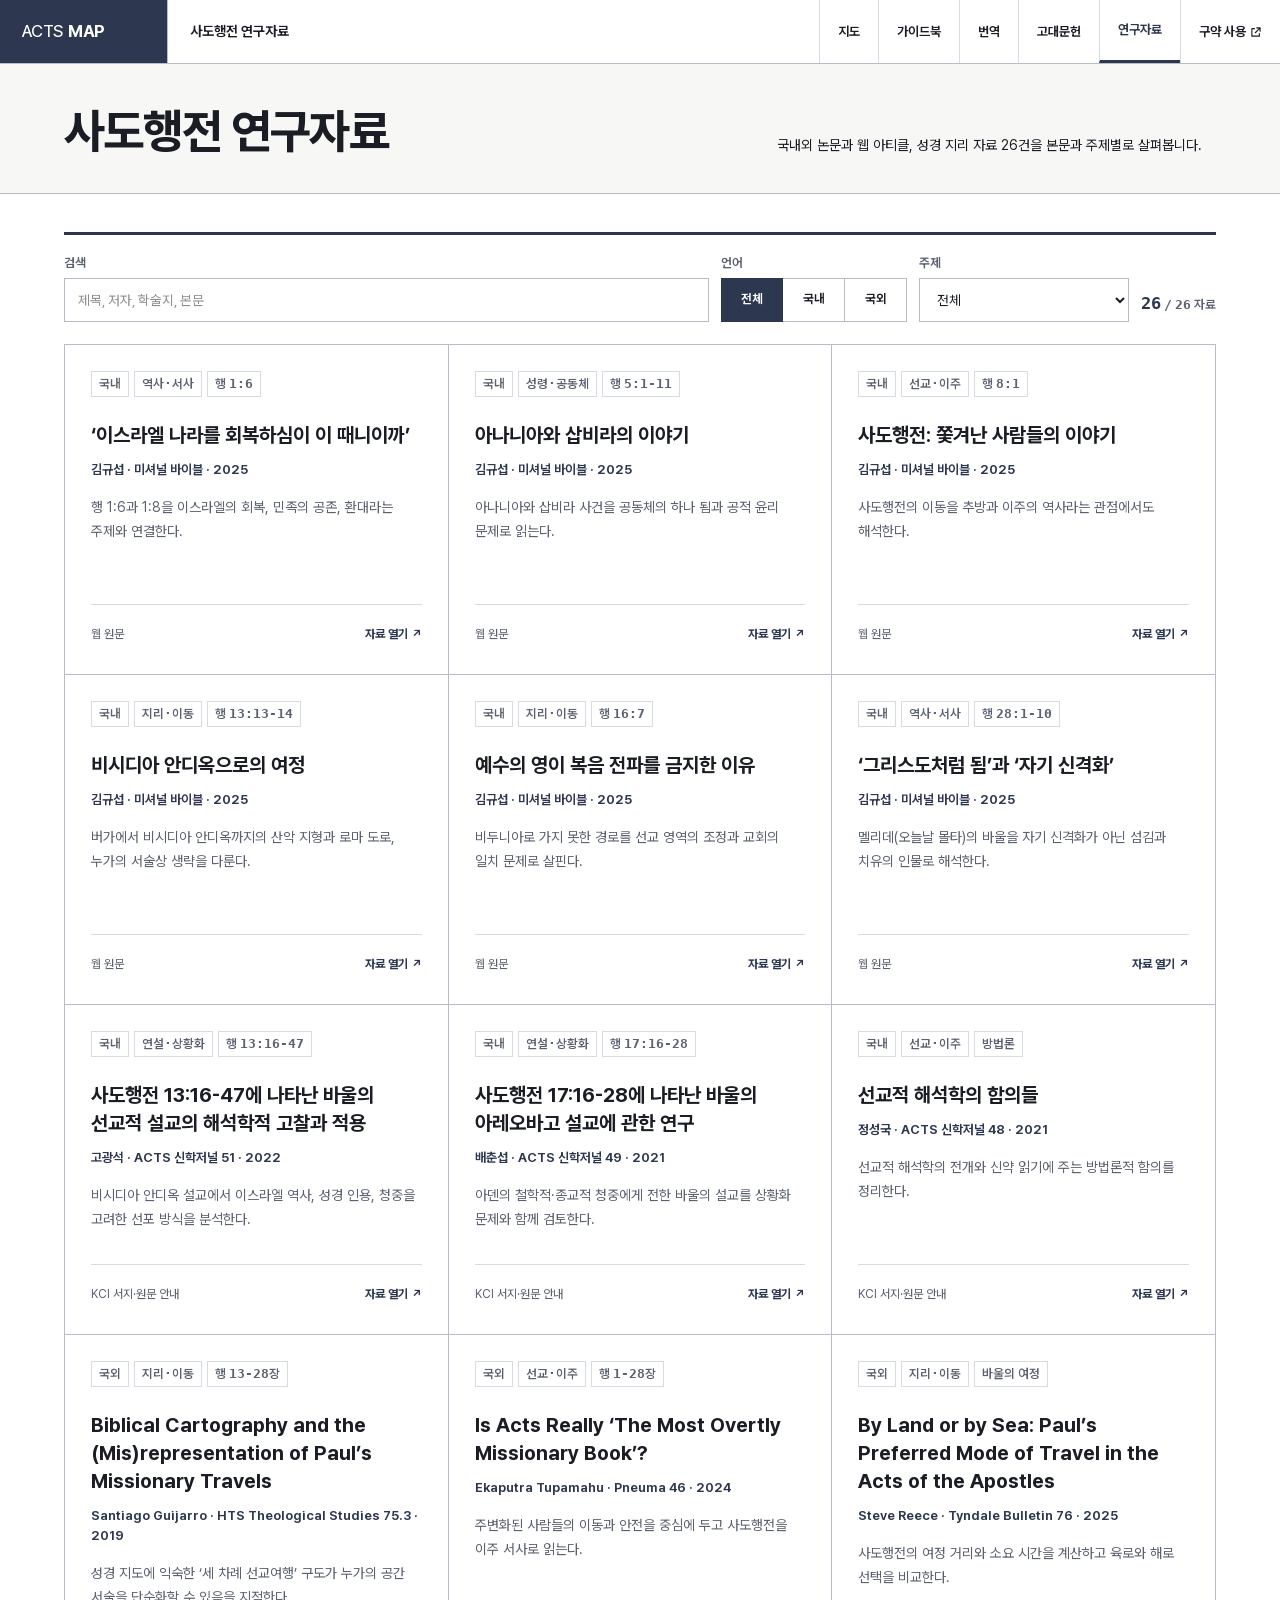
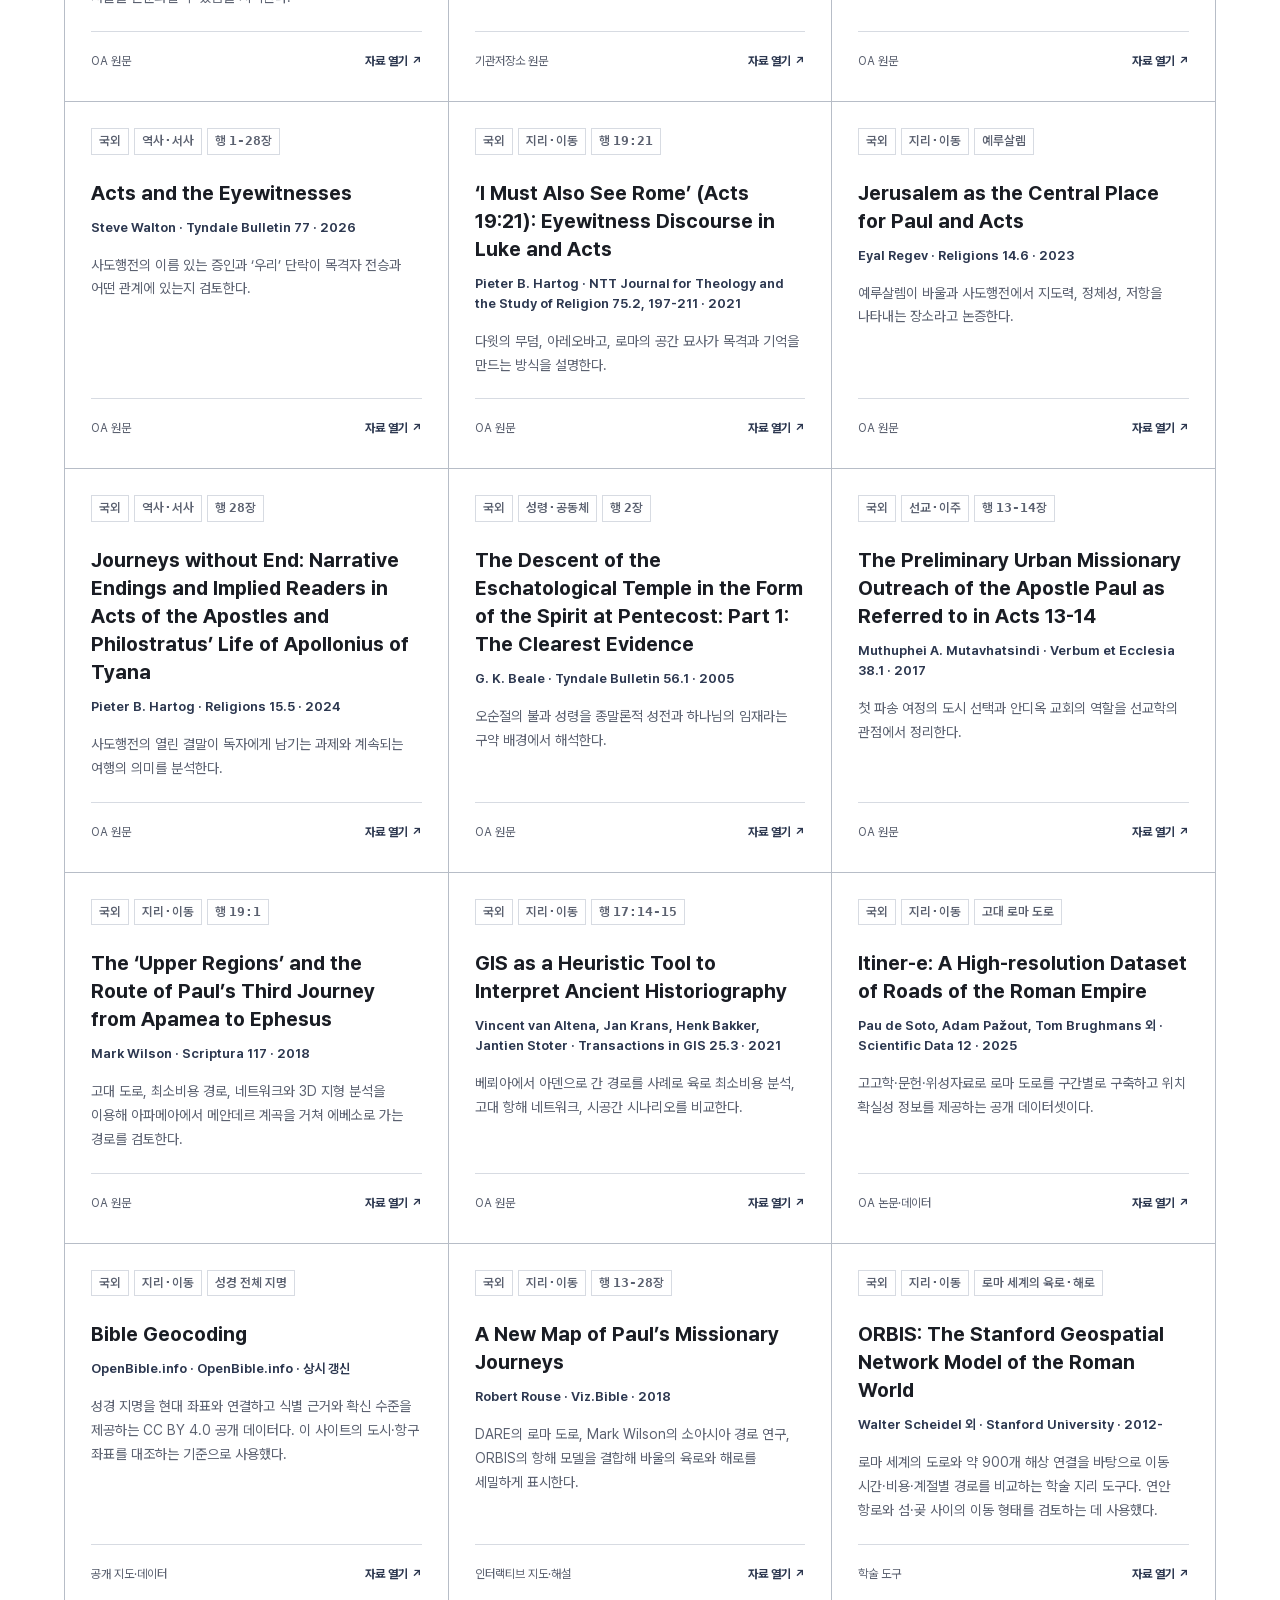
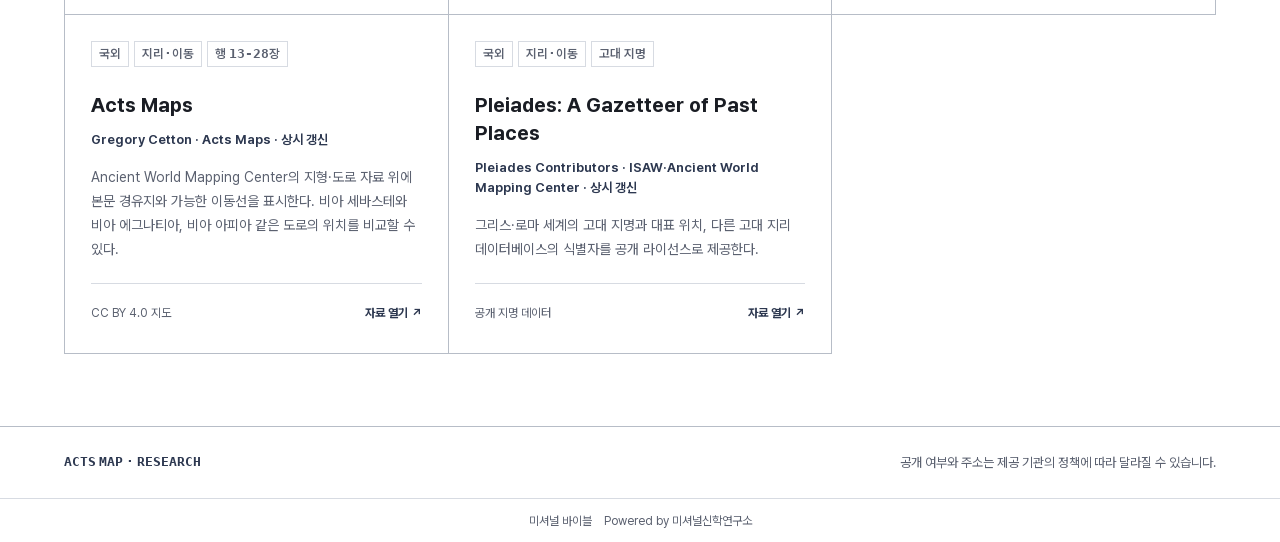
<file: resources/index.html>
<!DOCTYPE html><!--Bjf7XvlmUEb9iwqiSBCw2--><html lang="ko"><head><meta charSet="utf-8"/><meta name="viewport" content="width=device-width, initial-scale=1"/><link rel="stylesheet" href="/_next/static/css/764690ea6d8a08a2.css" data-precedence="next"/><link rel="stylesheet" href="/_next/static/css/73960c16f3cb550c.css" data-precedence="next"/><link rel="preload" as="script" fetchPriority="low" href="/_next/static/chunks/webpack-c2dd80a1962e4c89.js"/><script src="/_next/static/chunks/d122b72b-cfd4b82d918b0ea1.js" async=""></script><script src="/_next/static/chunks/172-ee3749248f329091.js" async=""></script><script src="/_next/static/chunks/main-app-6a7e51ed8c5a7655.js" async=""></script><script src="/_next/static/chunks/app/resources/page-b2e7488263bb034e.js" async=""></script><title>사도행전 공개 연구자료 | ACTS MAP</title><meta name="description" content="사도행전을 읽고 연구할 때 참고할 수 있는 국내외 공개 논문과 웹 아티클을 모았습니다."/><meta property="og:title" content="ACTS MAP | 사도행전 장면·이동 지도"/><meta property="og:description" content="개역개정 지명을 따라 사도행전 1-28장의 주요 장면 93개를 시간 순서와 지리적 이동에 따라 살펴보는 지도입니다. 본문 해설, 이동 경로와 도시 유적 자료를 함께 제공합니다."/><meta property="og:locale" content="ko_KR"/><meta property="og:image" content="https://acts.missionalbible.org/og-map.png"/><meta property="og:type" content="website"/><meta name="twitter:card" content="summary_large_image"/><meta name="twitter:title" content="ACTS MAP | 사도행전 장면·이동 지도"/><meta name="twitter:description" content="개역개정 지명을 따라 사도행전 1-28장의 주요 장면 93개를 시간 순서와 지리적 이동에 따라 살펴보는 지도입니다. 본문 해설, 이동 경로와 도시 유적 자료를 함께 제공합니다."/><meta name="twitter:image" content="https://acts.missionalbible.org/og-map.png"/><link rel="icon" href="/favicon.ico?v=20260928" sizes="16x16 32x32 48x48"/><link rel="icon" href="/favicon-32.png?v=20260928" type="image/png" sizes="32x32"/><link rel="icon" href="/favicon.svg?v=20260928" type="image/svg+xml" sizes="any"/><link rel="apple-touch-icon" href="/apple-touch-icon.png?v=20260928" sizes="180x180"/><script src="/_next/static/chunks/polyfills-42372ed130431b0a.js" noModule=""></script><link rel="canonical" href="https://acts.missionalbible.org/resources/"/></head><body><div hidden=""><!--$--><!--/$--></div><main class="atlas-shell resource-page"><a class="skip-link" href="#resource-list">연구자료 목록으로 건너뛰기</a><header class="atlas-header resource-header"><a class="atlas-mark" href="/" aria-label="사도행전 지도 첫 화면으로"><span>ACTS</span><strong>MAP</strong></a><div class="header-title"><strong>사도행전 연구자료</strong></div><nav class="header-links" aria-label="페이지 이동"><a href="/">지도</a><a href="/guidebook">가이드북</a><a href="/translation-notes">번역</a><a href="/ancient-texts">고대문헌</a><a class="active" href="/resources" aria-current="page">연구자료</a><a class="header-external-link" href="https://ntot.missionalbible.org/acts-1/" target="_blank" rel="noopener noreferrer" aria-label="구약 사용, 새 창"><span>구약 사용</span><svg width="12" height="12" viewBox="0 0 16 16" fill="none" stroke="currentColor" stroke-width="1.5" stroke-linecap="round" stroke-linejoin="round" aria-hidden="true" focusable="false"><path d="M9 2.5h4.5V7M13.5 2.5 7 9M6 3.5H2.5v10h10V10"></path></svg></a></nav></header><section class="resource-page-intro"><div><h1>사도행전 연구자료</h1></div><p>국내외 논문과 웹 아티클, 성경 지리 자료 <!-- -->26<!-- -->건을 본문과 주제별로 살펴봅니다.</p></section><section class="research-library standalone-library" aria-label="연구자료 목록"><div class="resource-controls"><label class="resource-search"><span>검색</span><input placeholder="제목, 저자, 학술지, 본문" value=""/></label><fieldset class="language-fieldset"><legend>언어</legend><div class="language-filter"><button type="button" aria-pressed="true" class="active">전체</button><button type="button" aria-pressed="false" class="">국내</button><button type="button" aria-pressed="false" class="">국외</button></div></fieldset><label class="topic-filter"><span>주제</span><select><option selected="">전체</option><option>지리·이동</option><option>선교·이주</option><option>성령·공동체</option><option>연설·상황화</option><option>역사·서사</option></select></label><p class="resource-count" aria-live="polite"><b>26</b> / <!-- -->26<!-- --> 자료</p></div><div class="resource-grid" id="resource-list" tabindex="-1"><article class="resource-card"><div class="resource-meta"><span>국내</span><span>역사·서사</span><span>행 1:6</span></div><h2><a class="resource-title-link" href="https://www.missionalbible.org/post/acts1-6" target="_blank" rel="noreferrer">‘이스라엘 나라를 회복하심이 이 때니이까’<span class="visually-hidden"> (새 창)</span></a></h2><p class="resource-citation">김규섭<!-- --> · <!-- -->미셔널 바이블<!-- --> · <!-- -->2025</p><p class="resource-note">행 1:6과 1:8을 이스라엘의 회복, 민족의 공존, 환대라는 주제와 연결한다.</p><p class="resource-open" aria-hidden="true"><span>웹 원문</span><b>자료 열기 ↗</b></p></article><article class="resource-card"><div class="resource-meta"><span>국내</span><span>성령·공동체</span><span>행 5:1-11</span></div><h2><a class="resource-title-link" href="https://www.missionalbible.org/post/ananiawa-sabbirayi-iyagi-sadohaengjeon-5-1-11" target="_blank" rel="noreferrer">아나니아와 삽비라의 이야기<span class="visually-hidden"> (새 창)</span></a></h2><p class="resource-citation">김규섭<!-- --> · <!-- -->미셔널 바이블<!-- --> · <!-- -->2025</p><p class="resource-note">아나니아와 삽비라 사건을 공동체의 하나 됨과 공적 윤리 문제로 읽는다.</p><p class="resource-open" aria-hidden="true"><span>웹 원문</span><b>자료 열기 ↗</b></p></article><article class="resource-card"><div class="resource-meta"><span>국내</span><span>선교·이주</span><span>행 8:1</span></div><h2><a class="resource-title-link" href="https://www.missionalbible.org/post/sadohaengjeon-jjocgyeonan-saramdeulyi-iyagi-sadohaengjeon-8-1" target="_blank" rel="noreferrer">사도행전: 쫓겨난 사람들의 이야기<span class="visually-hidden"> (새 창)</span></a></h2><p class="resource-citation">김규섭<!-- --> · <!-- -->미셔널 바이블<!-- --> · <!-- -->2025</p><p class="resource-note">사도행전의 이동을 추방과 이주의 역사라는 관점에서도 해석한다.</p><p class="resource-open" aria-hidden="true"><span>웹 원문</span><b>자료 열기 ↗</b></p></article><article class="resource-card"><div class="resource-meta"><span>국내</span><span>지리·이동</span><span>행 13:13-14</span></div><h2><a class="resource-title-link" href="https://www.missionalbible.org/post/bisidia-andiogeuroyi-yeojeong-sadohaengjeon-13-13-14" target="_blank" rel="noreferrer">비시디아 안디옥으로의 여정<span class="visually-hidden"> (새 창)</span></a></h2><p class="resource-citation">김규섭<!-- --> · <!-- -->미셔널 바이블<!-- --> · <!-- -->2025</p><p class="resource-note">버가에서 비시디아 안디옥까지의 산악 지형과 로마 도로, 누가의 서술상 생략을 다룬다.</p><p class="resource-open" aria-hidden="true"><span>웹 원문</span><b>자료 열기 ↗</b></p></article><article class="resource-card"><div class="resource-meta"><span>국내</span><span>지리·이동</span><span>행 16:7</span></div><h2><a class="resource-title-link" href="https://www.missionalbible.org/post/yesuyi-yeongi-bogeum-jeonpareul-geumjihan-iyu-sadohaengjeon-16-7" target="_blank" rel="noreferrer">예수의 영이 복음 전파를 금지한 이유<span class="visually-hidden"> (새 창)</span></a></h2><p class="resource-citation">김규섭<!-- --> · <!-- -->미셔널 바이블<!-- --> · <!-- -->2025</p><p class="resource-note">비두니아로 가지 못한 경로를 선교 영역의 조정과 교회의 일치 문제로 살핀다.</p><p class="resource-open" aria-hidden="true"><span>웹 원문</span><b>자료 열기 ↗</b></p></article><article class="resource-card"><div class="resource-meta"><span>국내</span><span>역사·서사</span><span>행 28:1-10</span></div><h2><a class="resource-title-link" href="https://www.missionalbible.org/post/geuriseudoceoreom-doem-gwa-jagi-singyeoghwa-haeng-28-1-10gwa-gwanryeon-gujeoldeuleul-jungsimeuro" target="_blank" rel="noreferrer">‘그리스도처럼 됨’과 ‘자기 신격화’<span class="visually-hidden"> (새 창)</span></a></h2><p class="resource-citation">김규섭<!-- --> · <!-- -->미셔널 바이블<!-- --> · <!-- -->2025</p><p class="resource-note">멜리데(오늘날 몰타)의 바울을 자기 신격화가 아닌 섬김과 치유의 인물로 해석한다.</p><p class="resource-open" aria-hidden="true"><span>웹 원문</span><b>자료 열기 ↗</b></p></article><article class="resource-card"><div class="resource-meta"><span>국내</span><span>연설·상황화</span><span>행 13:16-47</span></div><h2><a class="resource-title-link" href="https://www.kci.go.kr/kciportal/ci/sereArticleSearch/ciSereArtiView.kci?sereArticleSearchBean.artiId=ART002836779" target="_blank" rel="noreferrer">사도행전 13:16-47에 나타난 바울의 선교적 설교의 해석학적 고찰과 적용<span class="visually-hidden"> (새 창)</span></a></h2><p class="resource-citation">고광석<!-- --> · <!-- -->ACTS 신학저널 51<!-- --> · <!-- -->2022</p><p class="resource-note">비시디아 안디옥 설교에서 이스라엘 역사, 성경 인용, 청중을 고려한 선포 방식을 분석한다.</p><p class="resource-open" aria-hidden="true"><span>KCI 서지·원문 안내</span><b>자료 열기 ↗</b></p></article><article class="resource-card"><div class="resource-meta"><span>국내</span><span>연설·상황화</span><span>행 17:16-28</span></div><h2><a class="resource-title-link" href="https://www.kci.go.kr/kciportal/ci/sereArticleSearch/ciSereArtiView.kci?sereArticleSearchBean.artiId=ART002771636" target="_blank" rel="noreferrer">사도행전 17:16-28에 나타난 바울의 아레오바고 설교에 관한 연구<span class="visually-hidden"> (새 창)</span></a></h2><p class="resource-citation">배춘섭<!-- --> · <!-- -->ACTS 신학저널 49<!-- --> · <!-- -->2021</p><p class="resource-note">아덴의 철학적·종교적 청중에게 전한 바울의 설교를 상황화 문제와 함께 검토한다.</p><p class="resource-open" aria-hidden="true"><span>KCI 서지·원문 안내</span><b>자료 열기 ↗</b></p></article><article class="resource-card"><div class="resource-meta"><span>국내</span><span>선교·이주</span><span>방법론</span></div><h2><a class="resource-title-link" href="https://www.kci.go.kr/kciportal/ci/sereArticleSearch/ciSereArtiView.kci?sereArticleSearchBean.artiId=ART002741056" target="_blank" rel="noreferrer">선교적 해석학의 함의들<span class="visually-hidden"> (새 창)</span></a></h2><p class="resource-citation">정성국<!-- --> · <!-- -->ACTS 신학저널 48<!-- --> · <!-- -->2021</p><p class="resource-note">선교적 해석학의 전개와 신약 읽기에 주는 방법론적 함의를 정리한다.</p><p class="resource-open" aria-hidden="true"><span>KCI 서지·원문 안내</span><b>자료 열기 ↗</b></p></article><article class="resource-card"><div class="resource-meta"><span>국외</span><span>지리·이동</span><span>행 13-28장</span></div><h2 lang="en"><a class="resource-title-link" href="https://scielo.org.za/scielo.php?script=sci_arttext&amp;pid=S0259-94222019000300036" target="_blank" rel="noreferrer">Biblical Cartography and the (Mis)representation of Paul’s Missionary Travels<span class="visually-hidden"> (새 창)</span></a></h2><p class="resource-citation">Santiago Guijarro<!-- --> · <!-- -->HTS Theological Studies 75.3<!-- --> · <!-- -->2019</p><p class="resource-note">성경 지도에 익숙한 ‘세 차례 선교여행’ 구도가 누가의 공간 서술을 단순화할 수 있음을 지적한다.</p><p class="resource-open" aria-hidden="true"><span>OA 원문</span><b>자료 열기 ↗</b></p></article><article class="resource-card"><div class="resource-meta"><span>국외</span><span>선교·이주</span><span>행 1-28장</span></div><h2 lang="en"><a class="resource-title-link" href="https://digitalcommons.georgefox.edu/gfes/179/" target="_blank" rel="noreferrer">Is Acts Really ‘The Most Overtly Missionary Book’?<span class="visually-hidden"> (새 창)</span></a></h2><p class="resource-citation">Ekaputra Tupamahu<!-- --> · <!-- -->Pneuma 46<!-- --> · <!-- -->2024</p><p class="resource-note">주변화된 사람들의 이동과 안전을 중심에 두고 사도행전을 이주 서사로 읽는다.</p><p class="resource-open" aria-hidden="true"><span>기관저장소 원문</span><b>자료 열기 ↗</b></p></article><article class="resource-card"><div class="resource-meta"><span>국외</span><span>지리·이동</span><span>바울의 여정</span></div><h2 lang="en"><a class="resource-title-link" href="https://www.tyndalebulletin.org/article/141398-by-land-or-by-sea-paul-s-preferred-mode-of-travel-in-the-acts-of-the-apostles" target="_blank" rel="noreferrer">By Land or by Sea: Paul’s Preferred Mode of Travel in the Acts of the Apostles<span class="visually-hidden"> (새 창)</span></a></h2><p class="resource-citation">Steve Reece<!-- --> · <!-- -->Tyndale Bulletin 76<!-- --> · <!-- -->2025</p><p class="resource-note">사도행전의 여정 거리와 소요 시간을 계산하고 육로와 해로 선택을 비교한다.</p><p class="resource-open" aria-hidden="true"><span>OA 원문</span><b>자료 열기 ↗</b></p></article><article class="resource-card"><div class="resource-meta"><span>국외</span><span>역사·서사</span><span>행 1-28장</span></div><h2 lang="en"><a class="resource-title-link" href="https://www.tyndalebulletin.org/article/146407-acts-and-the-eyewitnesses" target="_blank" rel="noreferrer">Acts and the Eyewitnesses<span class="visually-hidden"> (새 창)</span></a></h2><p class="resource-citation">Steve Walton<!-- --> · <!-- -->Tyndale Bulletin 77<!-- --> · <!-- -->2026</p><p class="resource-note">사도행전의 이름 있는 증인과 ‘우리’ 단락이 목격자 전승과 어떤 관계에 있는지 검토한다.</p><p class="resource-open" aria-hidden="true"><span>OA 원문</span><b>자료 열기 ↗</b></p></article><article class="resource-card"><div class="resource-meta"><span>국외</span><span>지리·이동</span><span>행 19:21</span></div><h2 lang="en"><a class="resource-title-link" href="https://www.pthu.nl/over-pthu/organisatie/medewerkers/p.b.hartog/downloads/hartog-i-must-also-see-rome.pdf" target="_blank" rel="noreferrer">‘I Must Also See Rome’ (Acts 19:21): Eyewitness Discourse in Luke and Acts<span class="visually-hidden"> (새 창)</span></a></h2><p class="resource-citation">Pieter B. Hartog<!-- --> · <!-- -->NTT Journal for Theology and the Study of Religion 75.2, 197-211<!-- --> · <!-- -->2021</p><p class="resource-note">다윗의 무덤, 아레오바고, 로마의 공간 묘사가 목격과 기억을 만드는 방식을 설명한다.</p><p class="resource-open" aria-hidden="true"><span>OA 원문</span><b>자료 열기 ↗</b></p></article><article class="resource-card"><div class="resource-meta"><span>국외</span><span>지리·이동</span><span>예루살렘</span></div><h2 lang="en"><a class="resource-title-link" href="https://www.mdpi.com/2077-1444/14/6/713" target="_blank" rel="noreferrer">Jerusalem as the Central Place for Paul and Acts<span class="visually-hidden"> (새 창)</span></a></h2><p class="resource-citation">Eyal Regev<!-- --> · <!-- -->Religions 14.6<!-- --> · <!-- -->2023</p><p class="resource-note">예루살렘이 바울과 사도행전에서 지도력, 정체성, 저항을 나타내는 장소라고 논증한다.</p><p class="resource-open" aria-hidden="true"><span>OA 원문</span><b>자료 열기 ↗</b></p></article><article class="resource-card"><div class="resource-meta"><span>국외</span><span>역사·서사</span><span>행 28장</span></div><h2 lang="en"><a class="resource-title-link" href="https://www.mdpi.com/2077-1444/15/5/606/html" target="_blank" rel="noreferrer">Journeys without End: Narrative Endings and Implied Readers in Acts of the Apostles and Philostratus’ Life of Apollonius of Tyana<span class="visually-hidden"> (새 창)</span></a></h2><p class="resource-citation">Pieter B. Hartog<!-- --> · <!-- -->Religions 15.5<!-- --> · <!-- -->2024</p><p class="resource-note">사도행전의 열린 결말이 독자에게 남기는 과제와 계속되는 여행의 의미를 분석한다.</p><p class="resource-open" aria-hidden="true"><span>OA 원문</span><b>자료 열기 ↗</b></p></article><article class="resource-card"><div class="resource-meta"><span>국외</span><span>성령·공동체</span><span>행 2장</span></div><h2 lang="en"><a class="resource-title-link" href="https://www.tyndalebulletin.org/article/29195-the-descent-of-the-eschatological-temple-in-the-form-of-the-spirit-at-pentecost-part-1-the-clearest-evidence" target="_blank" rel="noreferrer">The Descent of the Eschatological Temple in the Form of the Spirit at Pentecost: Part 1: The Clearest Evidence<span class="visually-hidden"> (새 창)</span></a></h2><p class="resource-citation">G. K. Beale<!-- --> · <!-- -->Tyndale Bulletin 56.1<!-- --> · <!-- -->2005</p><p class="resource-note">오순절의 불과 성령을 종말론적 성전과 하나님의 임재라는 구약 배경에서 해석한다.</p><p class="resource-open" aria-hidden="true"><span>OA 원문</span><b>자료 열기 ↗</b></p></article><article class="resource-card"><div class="resource-meta"><span>국외</span><span>선교·이주</span><span>행 13-14장</span></div><h2 lang="en"><a class="resource-title-link" href="https://scielo.org.za/scielo.php?pid=S2074-77052017000100007&amp;script=sci_arttext" target="_blank" rel="noreferrer">The Preliminary Urban Missionary Outreach of the Apostle Paul as Referred to in Acts 13-14<span class="visually-hidden"> (새 창)</span></a></h2><p class="resource-citation">Muthuphei A. Mutavhatsindi<!-- --> · <!-- -->Verbum et Ecclesia 38.1<!-- --> · <!-- -->2017</p><p class="resource-note">첫 파송 여정의 도시 선택과 안디옥 교회의 역할을 선교학의 관점에서 정리한다.</p><p class="resource-open" aria-hidden="true"><span>OA 원문</span><b>자료 열기 ↗</b></p></article><article class="resource-card"><div class="resource-meta"><span>국외</span><span>지리·이동</span><span>행 19:1</span></div><h2 lang="en"><a class="resource-title-link" href="https://scriptura.journals.ac.za/pub/article/view/1368" target="_blank" rel="noreferrer">The ‘Upper Regions’ and the Route of Paul’s Third Journey from Apamea to Ephesus<span class="visually-hidden"> (새 창)</span></a></h2><p class="resource-citation">Mark Wilson<!-- --> · <!-- -->Scriptura 117<!-- --> · <!-- -->2018</p><p class="resource-note">고대 도로, 최소비용 경로, 네트워크와 3D 지형 분석을 이용해 아파메아에서 메안데르 계곡을 거쳐 에베소로 가는 경로를 검토한다.</p><p class="resource-open" aria-hidden="true"><span>OA 원문</span><b>자료 열기 ↗</b></p></article><article class="resource-card"><div class="resource-meta"><span>국외</span><span>지리·이동</span><span>행 17:14-15</span></div><h2 lang="en"><a class="resource-title-link" href="https://pmc.ncbi.nlm.nih.gov/articles/PMC8361720/" target="_blank" rel="noreferrer">GIS as a Heuristic Tool to Interpret Ancient Historiography<span class="visually-hidden"> (새 창)</span></a></h2><p class="resource-citation">Vincent van Altena, Jan Krans, Henk Bakker, Jantien Stoter<!-- --> · <!-- -->Transactions in GIS 25.3<!-- --> · <!-- -->2021</p><p class="resource-note">베뢰아에서 아덴으로 간 경로를 사례로 육로 최소비용 분석, 고대 항해 네트워크, 시공간 시나리오를 비교한다.</p><p class="resource-open" aria-hidden="true"><span>OA 원문</span><b>자료 열기 ↗</b></p></article><article class="resource-card"><div class="resource-meta"><span>국외</span><span>지리·이동</span><span>고대 로마 도로</span></div><h2 lang="en"><a class="resource-title-link" href="https://www.repository.cam.ac.uk/items/bf67cd44-2e81-42d6-ac09-f861c3b11a51" target="_blank" rel="noreferrer">Itiner-e: A High-resolution Dataset of Roads of the Roman Empire<span class="visually-hidden"> (새 창)</span></a></h2><p class="resource-citation">Pau de Soto, Adam Pažout, Tom Brughmans 외<!-- --> · <!-- -->Scientific Data 12<!-- --> · <!-- -->2025</p><p class="resource-note">고고학·문헌·위성자료로 로마 도로를 구간별로 구축하고 위치 확실성 정보를 제공하는 공개 데이터셋이다.</p><p class="resource-open" aria-hidden="true"><span>OA 논문·데이터</span><b>자료 열기 ↗</b></p></article><article class="resource-card"><div class="resource-meta"><span>국외</span><span>지리·이동</span><span>성경 전체 지명</span></div><h2 lang="en"><a class="resource-title-link" href="https://www.openbible.info/geo/" target="_blank" rel="noreferrer">Bible Geocoding<span class="visually-hidden"> (새 창)</span></a></h2><p class="resource-citation">OpenBible.info<!-- --> · <!-- -->OpenBible.info<!-- --> · <!-- -->상시 갱신</p><p class="resource-note">성경 지명을 현대 좌표와 연결하고 식별 근거와 확신 수준을 제공하는 CC BY 4.0 공개 데이터다. 이 사이트의 도시·항구 좌표를 대조하는 기준으로 사용했다.</p><p class="resource-open" aria-hidden="true"><span>공개 지도·데이터</span><b>자료 열기 ↗</b></p></article><article class="resource-card"><div class="resource-meta"><span>국외</span><span>지리·이동</span><span>행 13-28장</span></div><h2 lang="en"><a class="resource-title-link" href="https://viz.bible/a-new-map-of-paul-s-missionary-journeys/" target="_blank" rel="noreferrer">A New Map of Paul’s Missionary Journeys<span class="visually-hidden"> (새 창)</span></a></h2><p class="resource-citation">Robert Rouse<!-- --> · <!-- -->Viz.Bible<!-- --> · <!-- -->2018</p><p class="resource-note">DARE의 로마 도로, Mark Wilson의 소아시아 경로 연구, ORBIS의 항해 모델을 결합해 바울의 육로와 해로를 세밀하게 표시한다.</p><p class="resource-open" aria-hidden="true"><span>인터랙티브 지도·해설</span><b>자료 열기 ↗</b></p></article><article class="resource-card"><div class="resource-meta"><span>국외</span><span>지리·이동</span><span>로마 세계의 육로·해로</span></div><h2 lang="en"><a class="resource-title-link" href="https://orbis.stanford.edu/" target="_blank" rel="noreferrer">ORBIS: The Stanford Geospatial Network Model of the Roman World<span class="visually-hidden"> (새 창)</span></a></h2><p class="resource-citation">Walter Scheidel 외<!-- --> · <!-- -->Stanford University<!-- --> · <!-- -->2012-</p><p class="resource-note">로마 세계의 도로와 약 900개 해상 연결을 바탕으로 이동 시간·비용·계절별 경로를 비교하는 학술 지리 도구다. 연안 항로와 섬·곶 사이의 이동 형태를 검토하는 데 사용했다.</p><p class="resource-open" aria-hidden="true"><span>학술 도구</span><b>자료 열기 ↗</b></p></article><article class="resource-card"><div class="resource-meta"><span>국외</span><span>지리·이동</span><span>행 13-28장</span></div><h2 lang="en"><a class="resource-title-link" href="https://actsmaps.com/" target="_blank" rel="noreferrer">Acts Maps<span class="visually-hidden"> (새 창)</span></a></h2><p class="resource-citation">Gregory Cetton<!-- --> · <!-- -->Acts Maps<!-- --> · <!-- -->상시 갱신</p><p class="resource-note">Ancient World Mapping Center의 지형·도로 자료 위에 본문 경유지와 가능한 이동선을 표시한다. 비아 세바스테와 비아 에그나티아, 비아 아피아 같은 도로의 위치를 비교할 수 있다.</p><p class="resource-open" aria-hidden="true"><span>CC BY 4.0 지도</span><b>자료 열기 ↗</b></p></article><article class="resource-card"><div class="resource-meta"><span>국외</span><span>지리·이동</span><span>고대 지명</span></div><h2 lang="en"><a class="resource-title-link" href="https://pleiades.stoa.org/" target="_blank" rel="noreferrer">Pleiades: A Gazetteer of Past Places<span class="visually-hidden"> (새 창)</span></a></h2><p class="resource-citation">Pleiades Contributors<!-- --> · <!-- -->ISAW·Ancient World Mapping Center<!-- --> · <!-- -->상시 갱신</p><p class="resource-note">그리스·로마 세계의 고대 지명과 대표 위치, 다른 고대 지리 데이터베이스의 식별자를 공개 라이선스로 제공한다.</p><p class="resource-open" aria-hidden="true"><span>공개 지명 데이터</span><b>자료 열기 ↗</b></p></article></div></section><footer><span>ACTS MAP · RESEARCH</span><p>공개 여부와 주소는 제공 기관의 정책에 따라 달라질 수 있습니다.</p></footer></main><!--$--><!--/$--><div class="institute-credit" role="contentinfo"><a href="https://www.missionalbible.org/">미셔널 바이블</a><a href="https://imt.or.kr/" target="_blank" rel="noopener noreferrer">Powered by 미셔널신학연구소</a></div><script src="/_next/static/chunks/webpack-c2dd80a1962e4c89.js" id="_R_" async=""></script><script>(self.__next_f=self.__next_f||[]).push([0])</script><script>self.__next_f.push([1,"1:\"$Sreact.fragment\"\n2:I[3503,[],\"\"]\n3:I[9619,[],\"\"]\n4:I[2890,[],\"ClientPageRoot\"]\n5:I[4387,[\"752\",\"static/chunks/app/resources/page-b2e7488263bb034e.js\"],\"default\"]\n8:I[7072,[],\"OutletBoundary\"]\na:I[4824,[],\"AsyncMetadataOutlet\"]\nc:I[7072,[],\"ViewportBoundary\"]\ne:I[7072,[],\"MetadataBoundary\"]\nf:\"$Sreact.suspense\"\n11:I[8373,[],\"\"]\n:HL[\"/_next/static/css/764690ea6d8a08a2.css\",\"style\"]\n:HL[\"/_next/static/css/73960c16f3cb550c.css\",\"style\"]\n"])</script><script>self.__next_f.push([1,"0:{\"P\":null,\"b\":\"Bjf7XvlmUEb9iwqiSBCw2\",\"p\":\"\",\"c\":[\"\",\"resources\",\"\"],\"i\":false,\"f\":[[[\"\",{\"children\":[\"resources\",{\"children\":[\"__PAGE__\",{}]}]},\"$undefined\",\"$undefined\",true],[\"\",[\"$\",\"$1\",\"c\",{\"children\":[[[\"$\",\"link\",\"0\",{\"rel\":\"stylesheet\",\"href\":\"/_next/static/css/764690ea6d8a08a2.css\",\"precedence\":\"next\",\"crossOrigin\":\"$undefined\",\"nonce\":\"$undefined\"}],[\"$\",\"link\",\"1\",{\"rel\":\"stylesheet\",\"href\":\"/_next/static/css/73960c16f3cb550c.css\",\"precedence\":\"next\",\"crossOrigin\":\"$undefined\",\"nonce\":\"$undefined\"}]],[\"$\",\"html\",null,{\"lang\":\"ko\",\"children\":[\"$\",\"body\",null,{\"children\":[[\"$\",\"$L2\",null,{\"parallelRouterKey\":\"children\",\"error\":\"$undefined\",\"errorStyles\":\"$undefined\",\"errorScripts\":\"$undefined\",\"template\":[\"$\",\"$L3\",null,{}],\"templateStyles\":\"$undefined\",\"templateScripts\":\"$undefined\",\"notFound\":[[[\"$\",\"title\",null,{\"children\":\"404: This page could not be found.\"}],[\"$\",\"div\",null,{\"style\":{\"fontFamily\":\"system-ui,\\\"Segoe UI\\\",Roboto,Helvetica,Arial,sans-serif,\\\"Apple Color Emoji\\\",\\\"Segoe UI Emoji\\\"\",\"height\":\"100vh\",\"textAlign\":\"center\",\"display\":\"flex\",\"flexDirection\":\"column\",\"alignItems\":\"center\",\"justifyContent\":\"center\"},\"children\":[\"$\",\"div\",null,{\"children\":[[\"$\",\"style\",null,{\"dangerouslySetInnerHTML\":{\"__html\":\"body{color:#000;background:#fff;margin:0}.next-error-h1{border-right:1px solid rgba(0,0,0,.3)}@media (prefers-color-scheme:dark){body{color:#fff;background:#000}.next-error-h1{border-right:1px solid rgba(255,255,255,.3)}}\"}}],[\"$\",\"h1\",null,{\"className\":\"next-error-h1\",\"style\":{\"display\":\"inline-block\",\"margin\":\"0 20px 0 0\",\"padding\":\"0 23px 0 0\",\"fontSize\":24,\"fontWeight\":500,\"verticalAlign\":\"top\",\"lineHeight\":\"49px\"},\"children\":404}],[\"$\",\"div\",null,{\"style\":{\"display\":\"inline-block\"},\"children\":[\"$\",\"h2\",null,{\"style\":{\"fontSize\":14,\"fontWeight\":400,\"lineHeight\":\"49px\",\"margin\":0},\"children\":\"This page could not be found.\"}]}]]}]}]],[]],\"forbidden\":\"$undefined\",\"unauthorized\":\"$undefined\"}],[\"$\",\"div\",null,{\"className\":\"institute-credit\",\"role\":\"contentinfo\",\"children\":[[\"$\",\"a\",null,{\"href\":\"https://www.missionalbible.org/\",\"children\":\"미셔널 바이블\"}],[\"$\",\"a\",null,{\"href\":\"https://imt.or.kr/\",\"target\":\"_blank\",\"rel\":\"noopener noreferrer\",\"children\":\"Powered by 미셔널신학연구소\"}]]}]]}]}]]}],{\"children\":[\"resources\",[\"$\",\"$1\",\"c\",{\"children\":[null,[\"$\",\"$L2\",null,{\"parallelRouterKey\":\"children\",\"error\":\"$undefined\",\"errorStyles\":\"$undefined\",\"errorScripts\":\"$undefined\",\"template\":[\"$\",\"$L3\",null,{}],\"templateStyles\":\"$undefined\",\"templateScripts\":\"$undefined\",\"notFound\":\"$undefined\",\"forbidden\":\"$undefined\",\"unauthorized\":\"$undefined\"}]]}],{\"children\":[\"__PAGE__\",[\"$\",\"$1\",\"c\",{\"children\":[[\"$\",\"$L4\",null,{\"Component\":\"$5\",\"searchParams\":{},\"params\":{},\"promises\":[\"$@6\",\"$@7\"]}],null,[\"$\",\"$L8\",null,{\"children\":[\"$L9\",[\"$\",\"$La\",null,{\"promise\":\"$@b\"}]]}]]}],{},null,false]},null,false]},null,false],[\"$\",\"$1\",\"h\",{\"children\":[null,[[\"$\",\"$Lc\",null,{\"children\":\"$Ld\"}],null],[\"$\",\"$Le\",null,{\"children\":[\"$\",\"div\",null,{\"hidden\":true,\"children\":[\"$\",\"$f\",null,{\"fallback\":null,\"children\":\"$L10\"}]}]}]]}],false]],\"m\":\"$undefined\",\"G\":[\"$11\",[]],\"s\":false,\"S\":true}\n"])</script><script>self.__next_f.push([1,"6:{}\n7:\"$0:f:0:1:2:children:2:children:1:props:children:0:props:params\"\n"])</script><script>self.__next_f.push([1,"d:[[\"$\",\"meta\",\"0\",{\"charSet\":\"utf-8\"}],[\"$\",\"meta\",\"1\",{\"name\":\"viewport\",\"content\":\"width=device-width, initial-scale=1\"}]]\n9:null\n"])</script><script>self.__next_f.push([1,"12:I[1363,[],\"IconMark\"]\n"])</script><script>self.__next_f.push([1,"b:{\"metadata\":[[\"$\",\"title\",\"0\",{\"children\":\"사도행전 공개 연구자료 | ACTS MAP\"}],[\"$\",\"meta\",\"1\",{\"name\":\"description\",\"content\":\"사도행전을 읽고 연구할 때 참고할 수 있는 국내외 공개 논문과 웹 아티클을 모았습니다.\"}],[\"$\",\"meta\",\"2\",{\"property\":\"og:title\",\"content\":\"ACTS MAP | 사도행전 장면·이동 지도\"}],[\"$\",\"meta\",\"3\",{\"property\":\"og:description\",\"content\":\"개역개정 지명을 따라 사도행전 1-28장의 주요 장면 93개를 시간 순서와 지리적 이동에 따라 살펴보는 지도입니다. 본문 해설, 이동 경로와 도시 유적 자료를 함께 제공합니다.\"}],[\"$\",\"meta\",\"4\",{\"property\":\"og:locale\",\"content\":\"ko_KR\"}],[\"$\",\"meta\",\"5\",{\"property\":\"og:image\",\"content\":\"https://acts.missionalbible.org/og-map.png\"}],[\"$\",\"meta\",\"6\",{\"property\":\"og:type\",\"content\":\"website\"}],[\"$\",\"meta\",\"7\",{\"name\":\"twitter:card\",\"content\":\"summary_large_image\"}],[\"$\",\"meta\",\"8\",{\"name\":\"twitter:title\",\"content\":\"ACTS MAP | 사도행전 장면·이동 지도\"}],[\"$\",\"meta\",\"9\",{\"name\":\"twitter:description\",\"content\":\"개역개정 지명을 따라 사도행전 1-28장의 주요 장면 93개를 시간 순서와 지리적 이동에 따라 살펴보는 지도입니다. 본문 해설, 이동 경로와 도시 유적 자료를 함께 제공합니다.\"}],[\"$\",\"meta\",\"10\",{\"name\":\"twitter:image\",\"content\":\"https://acts.missionalbible.org/og-map.png\"}],[\"$\",\"link\",\"11\",{\"rel\":\"icon\",\"href\":\"/favicon.ico?v=20260928\",\"sizes\":\"16x16 32x32 48x48\"}],[\"$\",\"link\",\"12\",{\"rel\":\"icon\",\"href\":\"/favicon-32.png?v=20260928\",\"type\":\"image/png\",\"sizes\":\"32x32\"}],[\"$\",\"link\",\"13\",{\"rel\":\"icon\",\"href\":\"/favicon.svg?v=20260928\",\"type\":\"image/svg+xml\",\"sizes\":\"any\"}],[\"$\",\"link\",\"14\",{\"rel\":\"apple-touch-icon\",\"href\":\"/apple-touch-icon.png?v=20260928\",\"sizes\":\"180x180\"}],[\"$\",\"$L12\",\"15\",{}]],\"error\":null,\"digest\":\"$undefined\"}\n"])</script><script>self.__next_f.push([1,"10:\"$b:metadata\"\n"])</script></body></html>
</file>
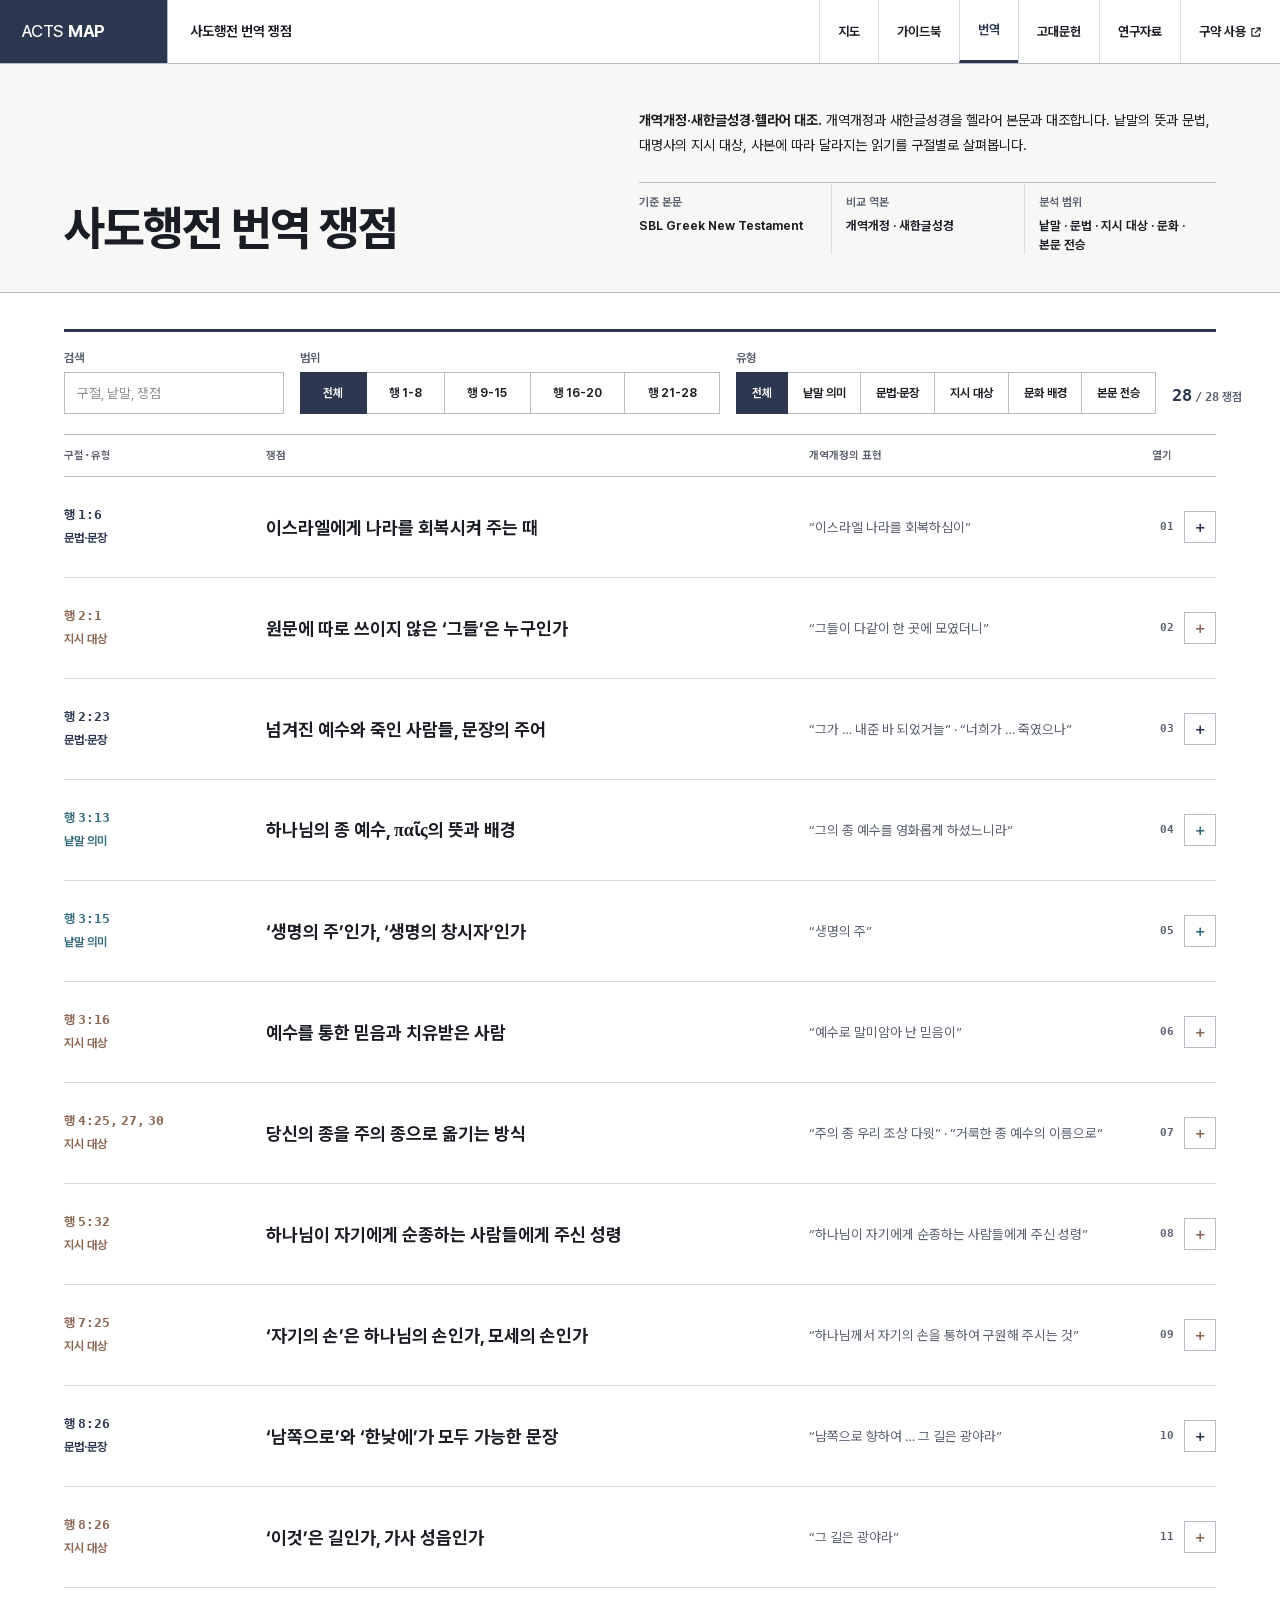
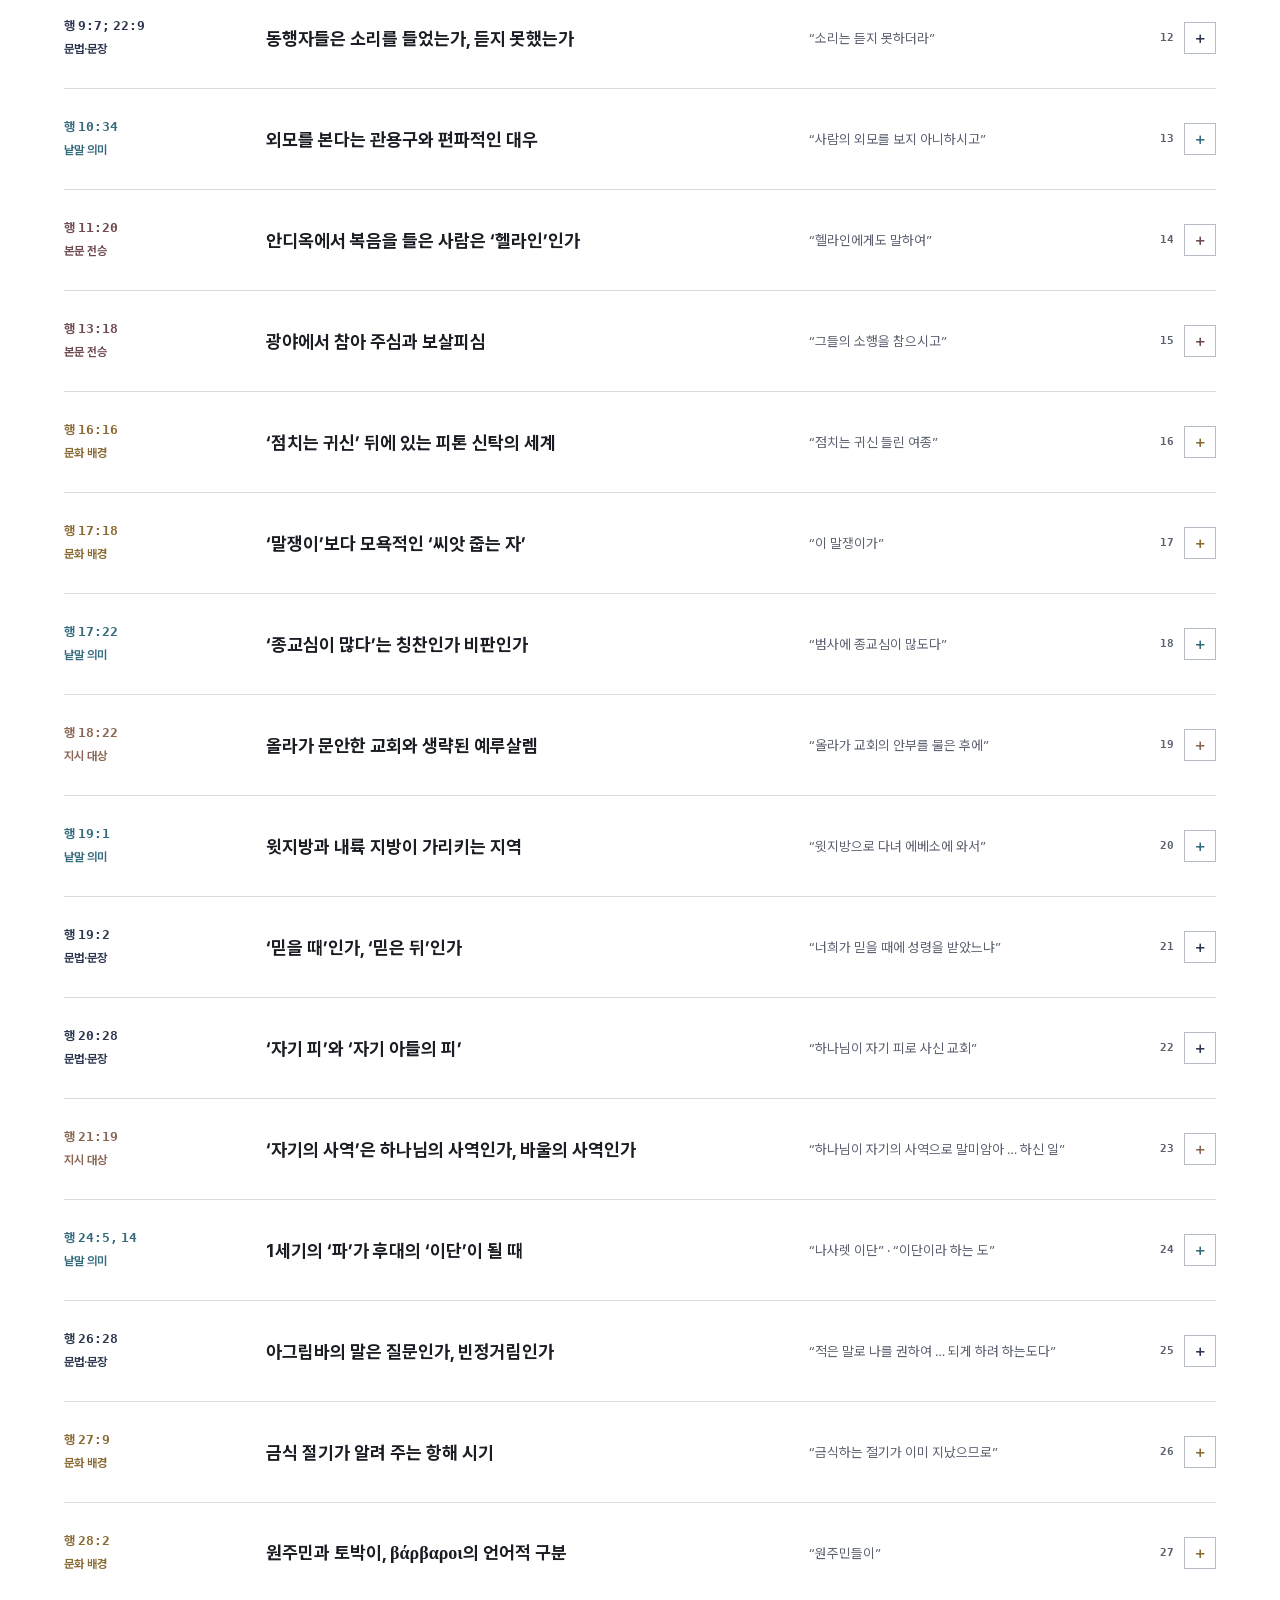
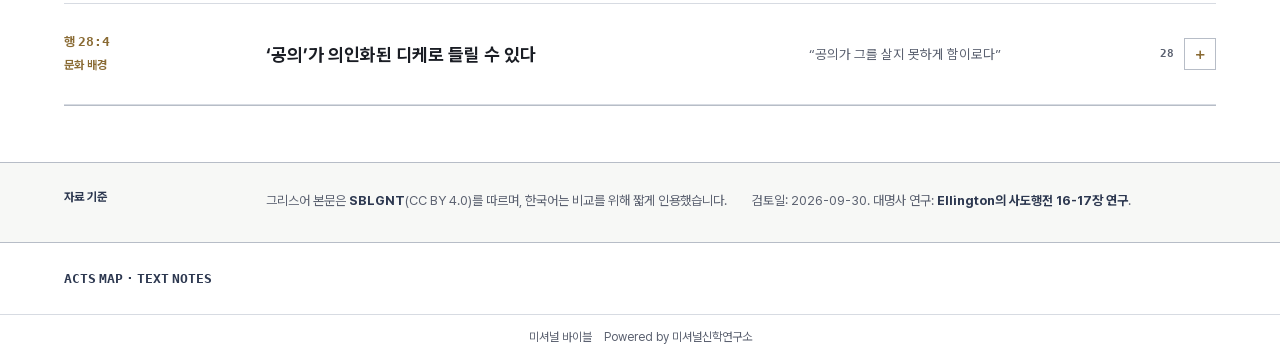
<file: translation-notes/index.html>
<!DOCTYPE html><!--Bjf7XvlmUEb9iwqiSBCw2--><html lang="ko"><head><meta charSet="utf-8"/><meta name="viewport" content="width=device-width, initial-scale=1"/><link rel="stylesheet" href="/_next/static/css/764690ea6d8a08a2.css" data-precedence="next"/><link rel="stylesheet" href="/_next/static/css/73960c16f3cb550c.css" data-precedence="next"/><link rel="preload" as="script" fetchPriority="low" href="/_next/static/chunks/webpack-c2dd80a1962e4c89.js"/><script src="/_next/static/chunks/d122b72b-cfd4b82d918b0ea1.js" async=""></script><script src="/_next/static/chunks/172-ee3749248f329091.js" async=""></script><script src="/_next/static/chunks/main-app-6a7e51ed8c5a7655.js" async=""></script><script src="/_next/static/chunks/590-e5f73a38d3d9493d.js" async=""></script><script src="/_next/static/chunks/app/translation-notes/page-2c1c021f874c246f.js" async=""></script><title>사도행전 번역 쟁점 | ACTS MAP</title><meta name="description" content="개역개정의 짧은 표현과 사도행전 헬라어 본문을 대조해 주의 깊게 읽을 번역 쟁점을 안내합니다."/><meta property="og:title" content="ACTS MAP | 사도행전 장면·이동 지도"/><meta property="og:description" content="개역개정 지명을 따라 사도행전 1-28장의 주요 장면 93개를 시간 순서와 지리적 이동에 따라 살펴보는 지도입니다. 본문 해설, 이동 경로와 도시 유적 자료를 함께 제공합니다."/><meta property="og:locale" content="ko_KR"/><meta property="og:image" content="https://acts.missionalbible.org/og-map.png"/><meta property="og:type" content="website"/><meta name="twitter:card" content="summary_large_image"/><meta name="twitter:title" content="ACTS MAP | 사도행전 장면·이동 지도"/><meta name="twitter:description" content="개역개정 지명을 따라 사도행전 1-28장의 주요 장면 93개를 시간 순서와 지리적 이동에 따라 살펴보는 지도입니다. 본문 해설, 이동 경로와 도시 유적 자료를 함께 제공합니다."/><meta name="twitter:image" content="https://acts.missionalbible.org/og-map.png"/><link rel="icon" href="/favicon.ico?v=20260928" sizes="16x16 32x32 48x48"/><link rel="icon" href="/favicon-32.png?v=20260928" type="image/png" sizes="32x32"/><link rel="icon" href="/favicon.svg?v=20260928" type="image/svg+xml" sizes="any"/><link rel="apple-touch-icon" href="/apple-touch-icon.png?v=20260928" sizes="180x180"/><script src="/_next/static/chunks/polyfills-42372ed130431b0a.js" noModule=""></script><link rel="canonical" href="https://acts.missionalbible.org/translation-notes/"/></head><body><div hidden=""><!--$--><!--/$--></div><main class="atlas-shell translation-page"><a class="skip-link" href="#translation-list">번역 쟁점 목록으로 건너뛰기</a><header class="atlas-header resource-header"><a class="atlas-mark" href="/" aria-label="사도행전 지도 첫 화면으로"><span>ACTS</span><strong>MAP</strong></a><div class="header-title"><strong>사도행전 번역 쟁점</strong></div><nav class="header-links" aria-label="페이지 이동"><a href="/">지도</a><a href="/guidebook">가이드북</a><a class="active" href="/translation-notes" aria-current="page">번역</a><a href="/ancient-texts">고대문헌</a><a href="/resources">연구자료</a><a class="header-external-link" href="https://ntot.missionalbible.org/acts-1/" target="_blank" rel="noopener noreferrer" aria-label="구약 사용, 새 창"><span>구약 사용</span><svg width="12" height="12" viewBox="0 0 16 16" fill="none" stroke="currentColor" stroke-width="1.5" stroke-linecap="round" stroke-linejoin="round" aria-hidden="true" focusable="false"><path d="M9 2.5h4.5V7M13.5 2.5 7 9M6 3.5H2.5v10h10V10"></path></svg></a></nav></header><section class="translation-intro"><div><h1>사도행전 번역 쟁점</h1></div><div class="translation-intro-copy"><p><strong>개역개정·새한글성경·헬라어 대조.</strong> 개역개정과 새한글성경을 헬라어 본문과 대조합니다. 낱말의 뜻과 문법, 대명사의 지시 대상, 사본에 따라 달라지는 읽기를 구절별로 살펴봅니다.</p><dl><div><dt>기준 본문</dt><dd>SBL Greek New Testament</dd></div><div><dt>비교 역본</dt><dd>개역개정 · 새한글성경</dd></div><div><dt>분석 범위</dt><dd>낱말 · 문법 · 지시 대상 · 문화 · 본문 전승</dd></div></dl></div></section><section class="translation-library" aria-label="사도행전 번역 쟁점 목록"><div class="translation-controls"><label class="translation-search"><span>검색</span><input placeholder="구절, 낱말, 쟁점" value=""/></label><fieldset><legend>범위</legend><div class="translation-button-row"><button type="button" aria-pressed="true" class="active">전체</button><button type="button" aria-pressed="false" class="">행 1-8</button><button type="button" aria-pressed="false" class="">행 9-15</button><button type="button" aria-pressed="false" class="">행 16-20</button><button type="button" aria-pressed="false" class="">행 21-28</button></div></fieldset><fieldset><legend>유형</legend><div class="translation-button-row"><button type="button" aria-pressed="true" class="active">전체</button><button type="button" aria-pressed="false" class="">낱말 의미</button><button type="button" aria-pressed="false" class="">문법·문장</button><button type="button" aria-pressed="false" class="">지시 대상</button><button type="button" aria-pressed="false" class="">문화 배경</button><button type="button" aria-pressed="false" class="">본문 전승</button></div></fieldset><p class="translation-count" aria-live="polite"><b>28</b> / <!-- -->28<!-- --> 쟁점</p></div><div class="translation-index" aria-hidden="true"><span>구절·유형</span><span>쟁점</span><span>개역개정의 표현</span><span>열기</span></div><div class="translation-list" id="translation-list" tabindex="-1"><details class="translation-note" data-category="문법·문장" id="acts-1-6-restore-to-israel"><summary><span class="translation-reference"><b>행 1:6</b><em>문법·문장</em></span><strong>이스라엘에게 나라를 회복시켜 주는 때</strong><span class="translation-current">“이스라엘 나라를 회복하심이”</span><span class="translation-toggle" aria-hidden="true"><i>01</i><b>＋</b></span></summary><div class="translation-detail"><div class="translation-comparison"><section><span>개역개정</span><p>“이스라엘 나라를 회복하심이”</p></section><section><span>새한글성경</span><p>“이스라엘을 위해 나라를 다시 일으켜 세워 주시려는 것입니까?”</p></section><section><span>헬라어</span><p lang="grc">ἐν τῷ χρόνῳ τούτῳ ἀποκαθιστάνεις τὴν βασιλείαν τῷ Ἰσραήλ</p></section><section><span>문맥에 따른 풀이</span><p>주님, 이스라엘에게 나라를 회복시켜 주실 때가 바로 지금입니까?</p></section></div><div class="translation-explanation"><section><span>직역</span><p>이때에 당신이 이스라엘에게 나라를 회복시키십니까?</p></section><section><span>문맥·문법</span><p><span lang="grc" class="greek">τὴν βασιλείαν</span>은 회복되는 대상인 ‘나라를’, <span lang="grc" class="greek">τῷ Ἰσραήλ</span>은 그 회복의 수혜자인 ‘이스라엘에게’를 나타낸다. 개역개정은 이를 ‘이스라엘 나라’로 묶고, 새한글성경은 ‘이스라엘을 위해’로 구분한다. <span lang="grc" class="greek">ἀποκαθιστάνεις</span>는 현재 능동 직설법 2인칭 단수다. 문장 앞의 ‘이때에’가 회복의 시기를 묻는 질문에 초점을 준다. Dunn은 예수님의 대답이 회복의 소망보다 그 시기에 관한 추측을 제한한다고 해석한다.</p></section><section><span>주해·연구자료</span><p>James D. G. Dunn, The Acts of the Apostles, 사도행전 1장 6-8절 주해.</p></section></div><div class="translation-sources" aria-label="행 1:6 확인 자료"><a href="#acts-1-6-restore-to-israel">이 항목 링크</a><a href="https://bible.bskorea.or.kr/bible/NKRV/ACT.1.6" target="_blank" rel="noreferrer">개역개정 공식 본문<!-- --> ↗</a><a href="https://bible.bskorea.or.kr/bible/NKT/ACT.1.6" target="_blank" rel="noreferrer">새한글성경 공식 본문<!-- --> ↗</a><a href="https://github.com/Faithlife/SBLGNT/blob/c4d241a9c1c479a55b989ba35a4976c1d0b8052c/data/sblgnt/text/Acts.txt" target="_blank" rel="noreferrer">SBLGNT 기준 본문<!-- --> ↗</a></div></div></details><details class="translation-note" data-category="지시 대상" id="acts-2-1-supplied-they"><summary><span class="translation-reference"><b>행 2:1</b><em>지시 대상</em></span><strong>원문에 따로 쓰이지 않은 ‘그들’은 누구인가</strong><span class="translation-current">“그들이 다같이 한 곳에 모였더니”</span><span class="translation-toggle" aria-hidden="true"><i>02</i><b>＋</b></span></summary><div class="translation-detail"><div class="translation-comparison"><section><span>개역개정</span><p>“그들이 다같이 한 곳에 모였더니”</p></section><section><span>새한글성경</span><p>“그들 모두가 같은 자리에 함께 있었다”</p></section><section><span>헬라어</span><p lang="grc">ἦσαν πάντες ὁμοῦ ἐπὶ τὸ αὐτό</p></section><section><span>문맥에 따른 풀이</span><p>예수님을 따르던 사람들이 한곳에 함께 모여 있었다</p></section></div><div class="translation-explanation"><section><span>직역</span><p>모두가 같은 곳에 함께 있었다</p></section><section><span>문맥·문법</span><p><span lang="grc" class="greek">ἦσαν</span>은 ‘있었다’라는 3인칭 복수 동사이고, <span lang="grc" class="greek">πάντες</span>는 ‘모두’를 뜻한다. 독립된 3인칭 대명사는 쓰이지 않았으며, 두 한국어 역본은 한국어 문장의 주어로 ‘그들’을 보탰다. ‘모두’가 포함하는 사람들의 범위에는 문맥 해석이 필요하다. Dunn은 사도행전 1장 15절의 약 120명과 연결하여 사도들보다 넓은 공동체로 읽는다.</p></section><section><span>주해·연구자료</span><p>James D. G. Dunn, The Acts of the Apostles, 사도행전 2장 1절 주해.</p></section></div><div class="translation-sources" aria-label="행 2:1 확인 자료"><a href="#acts-2-1-supplied-they">이 항목 링크</a><a href="https://bible.bskorea.or.kr/bible/NKRV/ACT.2.1" target="_blank" rel="noreferrer">개역개정 공식 본문<!-- --> ↗</a><a href="https://bible.bskorea.or.kr/bible/NKT/ACT.2.1" target="_blank" rel="noreferrer">새한글성경 공식 본문<!-- --> ↗</a><a href="https://github.com/Faithlife/SBLGNT/blob/c4d241a9c1c479a55b989ba35a4976c1d0b8052c/data/sblgnt/text/Acts.txt" target="_blank" rel="noreferrer">SBLGNT 원문<!-- --> ↗</a><a href="https://translation.bible/wp-content/uploads/2024/06/moulton-1970-pronouns-in-the-new-testament.pdf" target="_blank" rel="noreferrer">대명사 번역 연구<!-- --> ↗</a></div></div></details><details class="translation-note" data-category="문법·문장" id="acts-2-23-handed-over"><summary><span class="translation-reference"><b>행 2:23</b><em>문법·문장</em></span><strong>넘겨진 예수와 죽인 사람들, 문장의 주어</strong><span class="translation-current">“그가 … 내준 바 되었거늘” · “너희가 … 죽였으나”</span><span class="translation-toggle" aria-hidden="true"><i>03</i><b>＋</b></span></summary><div class="translation-detail"><div class="translation-comparison"><section><span>개역개정</span><p>“그가 … 내준 바 되었거늘” · “너희가 … 죽였으나”</p></section><section><span>새한글성경</span><p>“이분을 하나님이 … 여러분에게 넘겨주셨습니다”</p></section><section><span>헬라어</span><p lang="grc">τοῦτον τῇ ὡρισμένῃ βουλῇ καὶ προγνώσει τοῦ θεοῦ ἔκδοτον … προσπήξαντες ἀνείλατε</p></section><section><span>문맥에 따른 풀이</span><p>예수님은 하나님의 뜻대로 넘겨지셨고, 여러분은 그분을 못 박아 죽였습니다</p></section></div><div class="translation-explanation"><section><span>직역</span><p>하나님의 정해진 뜻과 미리 아심에 따라 넘겨진 이분을 … 여러분이 못 박아 죽였습니다</p></section><section><span>문맥·문법</span><p><span lang="grc" class="greek">τοῦτον</span>은 ‘이분을’이라는 목적어이며, 문장의 중심 동사 <span lang="grc" class="greek">ἀνείλατε</span>는 ‘여러분이 죽였다’라는 2인칭 복수다. <span lang="grc" class="greek">ἔκδοτον</span>은 넘겨진 상태를 나타내는 형용사다. 개역개정은 이를 ‘그가 … 내준 바 되었거늘’이라는 절로 풀고, 새한글성경은 하나님의 뜻과의 관계를 ‘하나님이 … 넘겨주셨습니다’라는 별도 문장으로 옮긴다. 두 역본 모두 하나님의 계획과 청중의 행위를 구분하며, 원문은 한 문장 안에서 두 관계를 함께 표현한다.</p></section><section><span>주해·연구자료</span><p>James D. G. Dunn, The Acts of the Apostles, 사도행전 2장 23절 주해.</p></section></div><div class="translation-sources" aria-label="행 2:23 확인 자료"><a href="#acts-2-23-handed-over">이 항목 링크</a><a href="https://bible.bskorea.or.kr/bible/NKRV/ACT.2.23" target="_blank" rel="noreferrer">개역개정 공식 본문<!-- --> ↗</a><a href="https://bible.bskorea.or.kr/bible/NKT/ACT.2.23" target="_blank" rel="noreferrer">새한글성경 공식 본문<!-- --> ↗</a><a href="https://github.com/Faithlife/SBLGNT/blob/c4d241a9c1c479a55b989ba35a4976c1d0b8052c/data/sblgnt/text/Acts.txt" target="_blank" rel="noreferrer">SBLGNT 기준 본문<!-- --> ↗</a></div></div></details><details class="translation-note" data-category="낱말 의미" id="acts-3-13-pais"><summary><span class="translation-reference"><b>행 3:13</b><em>낱말 의미</em></span><strong>하나님의 종 예수, <span lang="grc" class="greek">παῖς</span>의 뜻과 배경</strong><span class="translation-current">“그의 종 예수를 영화롭게 하셨느니라”</span><span class="translation-toggle" aria-hidden="true"><i>04</i><b>＋</b></span></summary><div class="translation-detail"><div class="translation-comparison"><section><span>개역개정</span><p>“그의 종 예수를 영화롭게 하셨느니라”</p></section><section><span>새한글성경</span><p>“자기의 종 예수를 영광스럽게 해 주셨습니다”</p></section><section><span>헬라어</span><p lang="grc">ἐδόξασεν τὸν παῖδα αὐτοῦ Ἰησοῦν</p></section><section><span>문맥에 따른 풀이</span><p>하나님이 자신의 종 예수님을 영광스럽게 하셨다</p></section></div><div class="translation-explanation"><section><span>직역</span><p>그의 종 예수를 영광스럽게 하셨다</p></section><section><span>문맥·문법</span><p><span lang="grc" class="greek">παῖς</span>는 ‘아이’와 ‘종’을 뜻할 수 있으며, 여기서는 예수를 가리키는 칭호로 쓰인다. <span lang="grc" class="greek">αὐτοῦ</span>는 주어인 하나님을 가리키는 ‘그의’다. 두 한국어 역본은 ‘종’을 택했다. Dunn은 종을 영광스럽게 한다는 표현을 LXX 이사야 52장 13절과 연결한다. Jipp은 시편의 다윗 왕을 높이는 약속을 강조하며, 사도행전 4장에서 다윗과 예수에게 같은 <span lang="grc" class="greek">παῖς</span> 칭호가 쓰이는 점을 함께 설명한다.</p></section><section><span>주해·연구자료</span><p>James D. G. Dunn, The Acts of the Apostles, 사도행전 3장 13절 주해; Luke Timothy Johnson, The Acts of the Apostles, 67쪽; Joshua W. Jipp, God’s Acts for Israel, Gentiles, and Christians, 63, 99쪽.</p></section></div><div class="translation-sources" aria-label="행 3:13 확인 자료"><a href="#acts-3-13-pais">이 항목 링크</a><a href="https://bible.bskorea.or.kr/bible/NKRV/ACT.3.13" target="_blank" rel="noreferrer">개역개정 공식 본문<!-- --> ↗</a><a href="https://bible.bskorea.or.kr/bible/NKT/ACT.3.13" target="_blank" rel="noreferrer">새한글성경 공식 본문<!-- --> ↗</a><a href="https://github.com/Faithlife/SBLGNT/blob/c4d241a9c1c479a55b989ba35a4976c1d0b8052c/data/sblgnt/text/Acts.txt" target="_blank" rel="noreferrer">SBLGNT 기준 본문<!-- --> ↗</a></div></div></details><details class="translation-note" data-category="낱말 의미" id="acts-3-15-archegos"><summary><span class="translation-reference"><b>행 3:15</b><em>낱말 의미</em></span><strong>‘생명의 주’인가, ‘생명의 창시자’인가</strong><span class="translation-current">“생명의 주”</span><span class="translation-toggle" aria-hidden="true"><i>05</i><b>＋</b></span></summary><div class="translation-detail"><div class="translation-comparison"><section><span>개역개정</span><p>“생명의 주”</p></section><section><span>새한글성경</span><p>“생명의 창시자”</p></section><section><span>헬라어</span><p lang="grc">τὸν δὲ ἀρχηγὸν τῆς ζωῆς</p></section><section><span>문맥에 따른 풀이</span><p>생명의 창시자 · 생명의 선도자</p></section></div><div class="translation-explanation"><section><span>직역</span><p>그 생명의 창시자를</p></section><section><span>문맥·문법</span><p><span lang="grc" class="greek">ἀρχηγός</span>는 일을 시작하거나 앞에서 이끄는 사람을 뜻하며 ‘창시자’, ‘선도자’, ‘지도자’로 옮길 수 있다. 개역개정의 ‘주’에 해당하는 원어는 여기서 <span lang="grc" class="greek">κύριος</span>가 아닌 <span lang="grc" class="greek">ἀρχηγός</span>다. Johnson은 생명을 주는 이를 죽였다는 문장의 역설을 강조한다. 사도행전 5장 31절에서도 같은 단어가 구원자를 뜻하는 <span lang="grc" class="greek">σωτήρ</span>와 함께 쓰인다.</p></section><section><span>주해·연구자료</span><p>Luke Timothy Johnson, The Acts of the Apostles, 68쪽(사도행전 3장 15절 주해).</p></section></div><div class="translation-sources" aria-label="행 3:15 확인 자료"><a href="#acts-3-15-archegos">이 항목 링크</a><a href="https://bible.bskorea.or.kr/bible/NKRV/ACT.3.15" target="_blank" rel="noreferrer">개역개정 공식 본문<!-- --> ↗</a><a href="https://bible.bskorea.or.kr/bible/NKT/ACT.3.15" target="_blank" rel="noreferrer">새한글성경 공식 본문<!-- --> ↗</a><a href="https://github.com/Faithlife/SBLGNT/blob/c4d241a9c1c479a55b989ba35a4976c1d0b8052c/data/sblgnt/text/Acts.txt" target="_blank" rel="noreferrer">SBLGNT 원문<!-- --> ↗</a><a href="https://classic.net.bible.org/verse.php?book=Act&amp;chapter=3&amp;verse=15" target="_blank" rel="noreferrer">NET 번역 주석<!-- --> ↗</a></div></div></details><details class="translation-note" data-category="지시 대상" id="acts-3-16-faith-through-him"><summary><span class="translation-reference"><b>행 3:16</b><em>지시 대상</em></span><strong>예수를 통한 믿음과 치유받은 사람</strong><span class="translation-current">“예수로 말미암아 난 믿음이”</span><span class="translation-toggle" aria-hidden="true"><i>06</i><b>＋</b></span></summary><div class="translation-detail"><div class="translation-comparison"><section><span>개역개정</span><p>“예수로 말미암아 난 믿음이”</p></section><section><span>새한글성경</span><p>“그분을 통해 생겨난 믿음이”</p></section><section><span>헬라어</span><p lang="grc">ἡ πίστις ἡ διʼ αὐτοῦ ἔδωκεν αὐτῷ τὴν ὁλοκληρίαν ταύτην</p></section><section><span>문맥에 따른 풀이</span><p>예수님을 통한 믿음이 치유받은 그 사람에게 온전한 건강을 주었다</p></section></div><div class="translation-explanation"><section><span>직역</span><p>그를 통한 믿음이 그에게 이 온전한 건강을 주었다</p></section><section><span>문맥·문법</span><p><span lang="grc" class="greek">διʼ αὐτοῦ</span>의 <span lang="grc" class="greek">αὐτοῦ</span>는 예수님을 가리키고, <span lang="grc" class="greek">ἔδωκεν αὐτῷ</span>의 <span lang="grc" class="greek">αὐτῷ</span>는 치유받은 사람을 가리킨다. 같은 3인칭 대명사라도 문장에서 맡은 역할과 지시 대상이 다르다. 원문은 ‘그를 통한 믿음’이라고 하며, 두 역본의 ‘난’과 ‘생겨난’은 그 관계를 풀어 쓴 표현이다. 믿음을 가진 사람은 명시되지 않는다. Dunn은 구제를 기대하던 사람보다 예수님의 이름으로 행동한 베드로와 요한의 믿음을 우선하여 읽는다.</p></section><section><span>주해·연구자료</span><p>James D. G. Dunn, The Acts of the Apostles, 사도행전 3장 16절 주해; Luke Timothy Johnson, The Acts of the Apostles, 68쪽.</p></section></div><div class="translation-sources" aria-label="행 3:16 확인 자료"><a href="#acts-3-16-faith-through-him">이 항목 링크</a><a href="https://bible.bskorea.or.kr/bible/NKRV/ACT.3.16" target="_blank" rel="noreferrer">개역개정 공식 본문<!-- --> ↗</a><a href="https://bible.bskorea.or.kr/bible/NKT/ACT.3.16" target="_blank" rel="noreferrer">새한글성경 공식 본문<!-- --> ↗</a><a href="https://github.com/Faithlife/SBLGNT/blob/c4d241a9c1c479a55b989ba35a4976c1d0b8052c/data/sblgnt/text/Acts.txt" target="_blank" rel="noreferrer">SBLGNT 기준 본문<!-- --> ↗</a></div></div></details><details class="translation-note" data-category="지시 대상" id="acts-4-25-30-your-servant"><summary><span class="translation-reference"><b>행 4:25, 27, 30</b><em>지시 대상</em></span><strong>당신의 종을 주의 종으로 옮기는 방식</strong><span class="translation-current">“주의 종 우리 조상 다윗” · “거룩한 종 예수의 이름으로”</span><span class="translation-toggle" aria-hidden="true"><i>07</i><b>＋</b></span></summary><div class="translation-detail"><div class="translation-comparison"><section><span>개역개정</span><p>“주의 종 우리 조상 다윗” · “거룩한 종 예수의 이름으로”</p></section><section><span>새한글성경</span><p>“주님이 부리시는 우리 조상 다윗” · “주님의 거룩한 종 예수님의 이름을 통해서요”</p></section><section><span>헬라어</span><p lang="grc">Δαυὶδ παιδός σου (4:25) · τὸν ἅγιον παῖδά σου Ἰησοῦν (4:27) · τοῦ ἁγίου παιδός σου Ἰησοῦ (4:30)</p></section><section><span>문맥에 따른 풀이</span><p>기도를 받으시는 하나님의 종 다윗과 하나님의 거룩한 종 예수</p></section></div><div class="translation-explanation"><section><span>직역</span><p>당신의 종 다윗 · 당신의 거룩한 종 예수</p></section><section><span>문맥·문법</span><p><span lang="grc" class="greek">σου</span>는 하나님께 직접 말하는 2인칭 단수 ‘당신의’다. 개역개정의 ‘주의 종’은 이 소유 표현을 호칭으로 풀어 쓴 것이다. 사도행전 4장 30절에서 개역개정은 ‘손’과 ‘종’에 붙은 <span lang="grc" class="greek">σου</span>를 따로 옮기지 않고, 새한글성경은 두 곳 모두 ‘주님의’를 표시한다. 이 기도는 다윗과 예수를 <span lang="grc" class="greek">παῖς</span>로 부르고 공동체는 4장 29절에서 <span lang="grc" class="greek">δοῦλοι</span>로 부른다. Jipp은 LXX 시편 2편 인용과 예수님의 기름부음을 다윗 왕의 지위와 연결한다.</p></section><section><span>주해·연구자료</span><p>Luke Timothy Johnson, The Acts of the Apostles, 사도행전 4장 25-30절 주해; Joshua W. Jipp, God’s Acts for Israel, Gentiles, and Christians, 62-63쪽.</p></section></div><div class="translation-sources" aria-label="행 4:25, 27, 30 확인 자료"><a href="#acts-4-25-30-your-servant">이 항목 링크</a><a href="https://bible.bskorea.or.kr/bible/NKRV/ACT.4.25" target="_blank" rel="noreferrer">개역개정 공식 본문<!-- --> ↗</a><a href="https://bible.bskorea.or.kr/bible/NKT/ACT.4.25" target="_blank" rel="noreferrer">새한글성경 공식 본문<!-- --> ↗</a><a href="https://github.com/Faithlife/SBLGNT/blob/c4d241a9c1c479a55b989ba35a4976c1d0b8052c/data/sblgnt/text/Acts.txt" target="_blank" rel="noreferrer">SBLGNT 기준 본문<!-- --> ↗</a><a href="https://bible.bskorea.or.kr/bible/NKRV/ACT.4.30" target="_blank" rel="noreferrer">개역개정 행 4:30<!-- --> ↗</a><a href="https://bible.bskorea.or.kr/bible/NKT/ACT.4.30" target="_blank" rel="noreferrer">새한글성경 행 4:30<!-- --> ↗</a></div></div></details><details class="translation-note" data-category="지시 대상" id="acts-5-32-obey-him"><summary><span class="translation-reference"><b>행 5:32</b><em>지시 대상</em></span><strong>하나님이 자기에게 순종하는 사람들에게 주신 성령</strong><span class="translation-current">“하나님이 자기에게 순종하는 사람들에게 주신 성령”</span><span class="translation-toggle" aria-hidden="true"><i>08</i><b>＋</b></span></summary><div class="translation-detail"><div class="translation-comparison"><section><span>개역개정</span><p>“하나님이 자기에게 순종하는 사람들에게 주신 성령”</p></section><section><span>새한글성경</span><p>“하나님이 하나님께 순종하는 사람들에게 주신 성령님”</p></section><section><span>헬라어</span><p lang="grc">τὸ πνεῦμα τὸ ἅγιον ὃ ἔδωκεν ὁ θεὸς τοῖς πειθαρχοῦσιν αὐτῷ</p></section><section><span>문맥에 따른 풀이</span><p>하나님이 하나님께 순종하는 사람들에게 주신 성령</p></section></div><div class="translation-explanation"><section><span>직역</span><p>하나님이 그에게 순종하는 사람들에게 주신 성령</p></section><section><span>문맥·문법</span><p>‘주셨다’의 주어는 <span lang="grc" class="greek">ὁ θεός</span>, 곧 하나님이다. <span lang="grc" class="greek">αὐτῷ</span>는 여기서 하나님을 가리킨다. 개역개정은 ‘자기에게’로, 새한글성경은 ‘하나님께’로 옮겨 지시 대상을 각각 다르게 드러낸다. <span lang="grc" class="greek">πειθαρχοῦσιν</span>은 ‘순종하는 사람들’을 나타내는 현재 능동 분사다. 5장 29절의 ‘사람보다 하나님께 순종해야 한다’에도 같은 동사가 쓰여, 사도들이 누구의 권위에 따르는지를 연결한다.</p></section><section><span>주해·연구자료</span><p>James D. G. Dunn, The Acts of the Apostles, 사도행전 5장 29-32절 주해.</p></section></div><div class="translation-sources" aria-label="행 5:32 확인 자료"><a href="#acts-5-32-obey-him">이 항목 링크</a><a href="https://bible.bskorea.or.kr/bible/NKRV/ACT.5.32" target="_blank" rel="noreferrer">개역개정 공식 본문<!-- --> ↗</a><a href="https://bible.bskorea.or.kr/bible/NKT/ACT.5.32" target="_blank" rel="noreferrer">새한글성경 공식 본문<!-- --> ↗</a><a href="https://github.com/Faithlife/SBLGNT/blob/c4d241a9c1c479a55b989ba35a4976c1d0b8052c/data/sblgnt/text/Acts.txt" target="_blank" rel="noreferrer">SBLGNT 기준 본문<!-- --> ↗</a></div></div></details><details class="translation-note" data-category="지시 대상" id="acts-7-25-his-hand"><summary><span class="translation-reference"><b>행 7:25</b><em>지시 대상</em></span><strong>‘자기의 손’은 하나님의 손인가, 모세의 손인가</strong><span class="translation-current">“하나님께서 자기의 손을 통하여 구원해 주시는 것”</span><span class="translation-toggle" aria-hidden="true"><i>09</i><b>＋</b></span></summary><div class="translation-detail"><div class="translation-comparison"><section><span>개역개정</span><p>“하나님께서 자기의 손을 통하여 구원해 주시는 것”</p></section><section><span>새한글성경</span><p>“하나님이 자기 손을 빌려 구원해 주시는 것”</p></section><section><span>헬라어</span><p lang="grc">ὁ θεὸς διὰ χειρὸς αὐτοῦ δίδωσιν σωτηρίαν αὐτοῖς</p></section><section><span>문맥에 따른 풀이</span><p>하나님이 모세를 통하여 이스라엘 백성을 구원해 주신다</p></section></div><div class="translation-explanation"><section><span>직역</span><p>하나님이 그의 손을 통하여 그들에게 구원을 주신다</p></section><section><span>문맥·문법</span><p><span lang="grc" class="greek">αὐτοῦ</span>는 3인칭 단수 소유 표현 ‘그의’다. 문맥에서는 모세를 가리키며, 원문 구절에 모세라는 이름이 다시 나오지는 않는다. 구원의 주체는 하나님이고 모세는 그 수단이다. 개역개정은 ‘하나님께서’ 바로 뒤에 ‘자기의 손’을 두어 하나님의 손으로 읽기 쉽다. 새한글성경도 모세를 먼저 이름 붙였지만 ‘자기 손’은 그대로 둔다.</p></section></div><div class="translation-sources" aria-label="행 7:25 확인 자료"><a href="#acts-7-25-his-hand">이 항목 링크</a><a href="https://bible.bskorea.or.kr/bible/NKRV/ACT.7.25" target="_blank" rel="noreferrer">개역개정 공식 본문<!-- --> ↗</a><a href="https://bible.bskorea.or.kr/bible/NKT/ACT.7.25" target="_blank" rel="noreferrer">새한글성경 공식 본문<!-- --> ↗</a><a href="https://github.com/Faithlife/SBLGNT/blob/c4d241a9c1c479a55b989ba35a4976c1d0b8052c/data/sblgnt/text/Acts.txt" target="_blank" rel="noreferrer">SBLGNT 원문<!-- --> ↗</a><a href="https://tips.translation.bible/tip_verse/acts-725/" target="_blank" rel="noreferrer">번역자 주석<!-- --> ↗</a></div></div></details><details class="translation-note" data-category="문법·문장" id="acts-8-26-south-noon"><summary><span class="translation-reference"><b>행 8:26</b><em>문법·문장</em></span><strong>‘남쪽으로’와 ‘한낮에’가 모두 가능한 문장</strong><span class="translation-current">“남쪽으로 향하여 … 그 길은 광야라”</span><span class="translation-toggle" aria-hidden="true"><i>10</i><b>＋</b></span></summary><div class="translation-detail"><div class="translation-comparison"><section><span>개역개정</span><p>“남쪽으로 향하여 … 그 길은 광야라”</p></section><section><span>새한글성경</span><p>“남쪽으로 … 그 길은 외진 길입니다”</p></section><section><span>헬라어</span><p lang="grc">κατὰ μεσημβρίαν … αὕτη ἐστὶν ἔρημος</p></section><section><span>문맥에 따른 풀이</span><p>남쪽으로 향하여 예루살렘에서 가사로 내려가는 길로 가라</p></section></div><div class="translation-explanation"><section><span>직역</span><p>남쪽으로 가라 / 한낮에 가라</p></section><section><span>문맥·문법</span><p><span lang="grc" class="greek">μεσημβρία</span>는 시간인 ‘정오’와 방향인 ‘남쪽’을 모두 뜻할 수 있다. <span lang="grc" class="greek">κατὰ μεσημβρίαν</span>도 두 방식으로 읽혀 왔으며, 개역개정과 새한글성경은 방향을 택했다. Johnson은 가사와 예루살렘의 지리적 관계 및 <span lang="grc" class="greek">κατά</span>와의 결합을 근거로 ‘남쪽으로’를 선호한다. ‘한낮에’는 같은 원문을 시간 표현으로 이해한 대안이다.</p></section><section><span>주해·연구자료</span><p>Luke Timothy Johnson, The Acts of the Apostles, 154쪽(사도행전 8장 26절 주해).</p></section></div><div class="translation-sources" aria-label="행 8:26 확인 자료"><a href="#acts-8-26-south-noon">이 항목 링크</a><a href="https://bible.bskorea.or.kr/bible/NKRV/ACT.8.26" target="_blank" rel="noreferrer">개역개정 공식 본문<!-- --> ↗</a><a href="https://bible.bskorea.or.kr/bible/NKT/ACT.8.26" target="_blank" rel="noreferrer">새한글성경 공식 본문<!-- --> ↗</a><a href="https://github.com/Faithlife/SBLGNT/blob/c4d241a9c1c479a55b989ba35a4976c1d0b8052c/data/sblgnt/text/Acts.txt" target="_blank" rel="noreferrer">SBLGNT 원문<!-- --> ↗</a><a href="https://classic.net.bible.org/verse.php?book=Act&amp;chapter=8&amp;verse=26" target="_blank" rel="noreferrer">NET 번역 주석<!-- --> ↗</a></div></div></details><details class="translation-note" data-category="지시 대상" id="acts-8-26-this-road-or-gaza"><summary><span class="translation-reference"><b>행 8:26</b><em>지시 대상</em></span><strong>‘이것’은 길인가, 가사 성읍인가</strong><span class="translation-current">“그 길은 광야라”</span><span class="translation-toggle" aria-hidden="true"><i>11</i><b>＋</b></span></summary><div class="translation-detail"><div class="translation-comparison"><section><span>개역개정</span><p>“그 길은 광야라”</p></section><section><span>새한글성경</span><p>“그 길은 외진 길입니다”</p></section><section><span>헬라어</span><p lang="grc">αὕτη ἐστὶν ἔρημος</p></section><section><span>문맥에 따른 풀이</span><p>이 길은 외딴 길이다 / 이 가사는 버려진 곳이다</p></section></div><div class="translation-explanation"><section><span>직역</span><p>이것은 외딴 곳이다</p></section><section><span>문맥·문법</span><p><span lang="grc" class="greek">αὕτη</span>는 여성 단수 지시대명사다. 앞 문장의 ‘길’(<span lang="grc" class="greek">ὁδός</span>)과 ‘가사’(<span lang="grc" class="greek">Γάζα</span>)는 모두 여성형이므로 지시 대상의 후보가 된다. 두 한국어 역본은 ‘길’을 가리킨다고 풀어 썼다. <span lang="grc" class="greek">ἔρημος</span>는 사람이 살지 않거나 외딴 상태를 나타낸다. 개역개정의 ‘광야’는 지형을, 새한글성경의 ‘외진 길’은 사람의 왕래가 드문 상태를 더 선명하게 드러낸다.</p></section></div><div class="translation-sources" aria-label="행 8:26 확인 자료"><a href="#acts-8-26-this-road-or-gaza">이 항목 링크</a><a href="https://bible.bskorea.or.kr/bible/NKRV/ACT.8.26" target="_blank" rel="noreferrer">개역개정 공식 본문<!-- --> ↗</a><a href="https://bible.bskorea.or.kr/bible/NKT/ACT.8.26" target="_blank" rel="noreferrer">새한글성경 공식 본문<!-- --> ↗</a><a href="https://github.com/Faithlife/SBLGNT/blob/c4d241a9c1c479a55b989ba35a4976c1d0b8052c/data/sblgnt/text/Acts.txt" target="_blank" rel="noreferrer">SBLGNT 원문<!-- --> ↗</a><a href="https://translation.bible/wp-content/uploads/2024/06/moulton-1970-pronouns-in-the-new-testament.pdf" target="_blank" rel="noreferrer">대명사 번역 연구<!-- --> ↗</a></div></div></details><details class="translation-note" data-category="문법·문장" id="acts-22-9-hearing"><summary><span class="translation-reference"><b>행 9:7; 22:9</b><em>문법·문장</em></span><strong>동행자들은 소리를 들었는가, 듣지 못했는가</strong><span class="translation-current">“소리는 듣지 못하더라”</span><span class="translation-toggle" aria-hidden="true"><i>12</i><b>＋</b></span></summary><div class="translation-detail"><div class="translation-comparison"><section><span>개역개정</span><p>“소리는 듣지 못하더라”</p></section><section><span>새한글성경</span><p>“말씀하시는 분의 목소리는 듣지 못했습니다”</p></section><section><span>헬라어</span><p lang="grc">ἀκούοντες μὲν τῆς φωνῆς (9:7) · τὴν δὲ φωνὴν οὐκ ἤκουσαν (22:9)</p></section><section><span>문맥에 따른 풀이</span><p>소리는 들었으나 사울에게 하신 말씀의 내용을 알아듣지 못했다</p></section></div><div class="translation-explanation"><section><span>직역</span><p>소리는 들으면서(9:7) · 그 목소리는 듣지 못했다(22:9)</p></section><section><span>문맥·문법</span><p>사도행전 9장 7절은 동행자들이 소리를 들었다고 하고, 22장 9절은 말하는 이의 목소리를 듣지 못했다고 말한다. 앞에서는 <span lang="grc" class="greek">φωνή</span>가 속격, 뒤에서는 목적격으로 쓰인다. <span lang="grc" class="greek">ἀκούω</span>에는 ‘듣다’와 ‘알아듣다’의 뜻이 있어 두 서술을 소리의 지각과 내용의 이해로 구분하는 해석이 가능하다. 이 구분은 두 장면을 연결한 문맥적 해석이며, 격의 차이만으로 뜻이 자동 결정되는 규칙은 아니다.</p></section></div><div class="translation-sources" aria-label="행 9:7; 22:9 확인 자료"><a href="#acts-22-9-hearing">이 항목 링크</a><a href="https://bible.bskorea.or.kr/bible/NKRV/ACT.22.9" target="_blank" rel="noreferrer">개역개정 행 22장<!-- --> ↗</a><a href="https://bible.bskorea.or.kr/bible/NKRV/ACT.9.7" target="_blank" rel="noreferrer">개역개정 행 9장<!-- --> ↗</a><a href="https://bible.bskorea.or.kr/bible/NKT/ACT.22.9" target="_blank" rel="noreferrer">새한글성경 행 22장<!-- --> ↗</a><a href="https://bible.bskorea.or.kr/bible/NKT/ACT.9.7" target="_blank" rel="noreferrer">새한글성경 행 9장<!-- --> ↗</a><a href="https://classic.net.bible.org/verse.php?book=Act&amp;chapter=22&amp;verse=9" target="_blank" rel="noreferrer">NET 번역 주석<!-- --> ↗</a></div></div></details><details class="translation-note" data-category="낱말 의미" id="acts-10-34-partiality"><summary><span class="translation-reference"><b>행 10:34</b><em>낱말 의미</em></span><strong>외모를 본다는 관용구와 편파적인 대우</strong><span class="translation-current">“사람의 외모를 보지 아니하시고”</span><span class="translation-toggle" aria-hidden="true"><i>13</i><b>＋</b></span></summary><div class="translation-detail"><div class="translation-comparison"><section><span>개역개정</span><p>“사람의 외모를 보지 아니하시고”</p></section><section><span>새한글성경</span><p>“겉모습을 보고 차별하시는 분이 아닙니다”</p></section><section><span>헬라어</span><p lang="grc">οὐκ ἔστιν προσωπολήμπτης ὁ θεός</p></section><section><span>문맥에 따른 풀이</span><p>하나님은 사람을 편파적으로 대하지 않으신다</p></section></div><div class="translation-explanation"><section><span>직역</span><p>하나님은 사람을 편파적으로 대하는 분이 아니시다</p></section><section><span>문맥·문법</span><p><span lang="grc" class="greek">προσωπολήμπτης</span>는 신분이나 지위에 따라 사람을 편드는 이를 가리킨다. ‘얼굴을 받아 준다’는 표현에서 나온 말로, 외관의 아름다움만을 뜻하지 않는다. 고넬료를 만난 베드로는 이어지는 35절에서 어떤 민족에 속하든 하나님을 경외하고 의를 행하는 사람을 하나님이 받으신다고 말한다. 이 문맥에서 두 역본의 ‘외모’와 ‘겉모습’은 민족과 사회적 지위를 따라 차별하는 태도와 연결된다.</p></section></div><div class="translation-sources" aria-label="행 10:34 확인 자료"><a href="#acts-10-34-partiality">이 항목 링크</a><a href="https://bible.bskorea.or.kr/bible/NKRV/ACT.10.34" target="_blank" rel="noreferrer">개역개정 공식 본문<!-- --> ↗</a><a href="https://bible.bskorea.or.kr/bible/NKT/ACT.10.34" target="_blank" rel="noreferrer">새한글성경 공식 본문<!-- --> ↗</a><a href="https://github.com/Faithlife/SBLGNT/blob/c4d241a9c1c479a55b989ba35a4976c1d0b8052c/data/sblgnt/text/Acts.txt" target="_blank" rel="noreferrer">SBLGNT 원문<!-- --> ↗</a><a href="https://classic.net.bible.org/verse.php?book=Act&amp;chapter=10&amp;verse=34" target="_blank" rel="noreferrer">NET 번역 주석<!-- --> ↗</a></div></div></details><details class="translation-note" data-category="본문 전승" id="acts-11-20-hellenists"><summary><span class="translation-reference"><b>행 11:20</b><em>본문 전승</em></span><strong>안디옥에서 복음을 들은 사람은 ‘헬라인’인가</strong><span class="translation-current">“헬라인에게도 말하여”</span><span class="translation-toggle" aria-hidden="true"><i>14</i><b>＋</b></span></summary><div class="translation-detail"><div class="translation-comparison"><section><span>개역개정</span><p>“헬라인에게도 말하여”</p></section><section><span>새한글성경</span><p>“그리스말을 쓰는 사람들한테도”</p></section><section><span>헬라어</span><p lang="grc">πρὸς τοὺς Ἑλληνιστάς</p></section><section><span>문맥에 따른 풀이</span><p>그리스어권 사람들에게도 주 예수를 전했다</p></section></div><div class="translation-explanation"><section><span>직역</span><p>그리스어를 쓰는 사람들에게</p></section><section><span>다른 사본의 읽기</span><p>πρὸς τοὺς Ἕλληνας: 헬라인들에게. SBLGNT의 Ἑλληνιστάς와 구별되는 사본 읽기다.</p></section><section><span>문맥·문법</span><p><span lang="grc" class="greek">Ἑλληνιστάς</span>는 그리스어를 쓰는 사람들을 가리키며, 사도행전 6장 1절과 9장 29절에서는 헬라파 유대인에게 쓰인다. 이 구절은 19절의 ‘유대인에게만’과 대조되어 청중의 범위가 쟁점이 된다. SBLGNT는 <span lang="grc" class="greek">Ἑλληνιστάς</span>를 본문에 두지만, Dunn과 Johnson은 이 대조를 근거로 <span lang="grc" class="greek">Ἕλληνας</span> 읽기를 선호한다. 개역개정은 ‘헬라인’, 새한글성경은 ‘그리스말을 쓰는 사람들’이라고 옮긴다.</p></section><section><span>주해·연구자료</span><p>James D. G. Dunn, The Acts of the Apostles, 사도행전 11장 20절 주해. Luke Timothy Johnson, The Acts of the Apostles, 203쪽(사도행전 11장 20절 주해).</p></section></div><div class="translation-sources" aria-label="행 11:20 확인 자료"><a href="#acts-11-20-hellenists">이 항목 링크</a><a href="https://bible.bskorea.or.kr/bible/NKRV/ACT.11.20" target="_blank" rel="noreferrer">개역개정 공식 본문·각주<!-- --> ↗</a><a href="https://bible.bskorea.or.kr/bible/NKT/ACT.11.20" target="_blank" rel="noreferrer">새한글성경 공식 본문<!-- --> ↗</a><a href="https://github.com/Faithlife/SBLGNT/blob/c4d241a9c1c479a55b989ba35a4976c1d0b8052c/data/sblgnt/text/Acts.txt" target="_blank" rel="noreferrer">SBLGNT 원문<!-- --> ↗</a><a href="https://www.bibliaplus.org/en/commentaries/428/a-textual-commentary-on-the-greek-new-testament-by-bruce-m-metzger/acts/11/20" target="_blank" rel="noreferrer">공개 본문비평 주석<!-- --> ↗</a></div></div></details><details class="translation-note" data-category="본문 전승" id="acts-13-18-bore-or-cared"><summary><span class="translation-reference"><b>행 13:18</b><em>본문 전승</em></span><strong>광야에서 참아 주심과 보살피심</strong><span class="translation-current">“그들의 소행을 참으시고”</span><span class="translation-toggle" aria-hidden="true"><i>15</i><b>＋</b></span></summary><div class="translation-detail"><div class="translation-comparison"><section><span>개역개정</span><p>“그들의 소행을 참으시고”</p></section><section><span>새한글성경</span><p>“그들의 변덕을 받아 주셨습니다”</p></section><section><span>헬라어</span><p lang="grc">ἐτροποφόρησεν αὐτοὺς ἐν τῇ ἐρήμῳ</p></section><section><span>문맥에 따른 풀이</span><p>하나님은 광야에서 그들의 행동을 참아 주셨다</p></section></div><div class="translation-explanation"><section><span>직역</span><p>광야에서 그들의 행실을 참아 주셨다</p></section><section><span>다른 사본의 읽기</span><p>ἐτροφοφόρησεν: 그들을 보살피셨다. ‘참아 주다’라는 ἐτροποφόρησεν과는 π와 φ가 다른 읽기다.</p></section><section><span>문맥·문법</span><p>SBLGNT는 ‘행실을 참아 주다’라는 동사 <span lang="grc" class="greek">ἐτροποφόρησεν</span>을 본문에 둔다. 개역개정의 ‘소행’과 새한글성경의 ‘변덕’은 이 동사의 뜻을 풀어 쓴 말이며, 원문에 행동을 뜻하는 명사가 따로 나오지는 않는다. 다른 사본의 <span lang="grc" class="greek">ἐτροφοφόρησεν</span>은 돌보고 보살핀다는 뜻이다. Johnson은 이스라엘을 돌보신 하나님의 은혜를 열거하는 문맥에 따라 후자를 선호하고, LXX 신명기 1장 31절에도 두 읽기가 전해진다고 설명한다.</p></section><section><span>주해·연구자료</span><p>Luke Timothy Johnson, The Acts of the Apostles, 231쪽(사도행전 13장 18절 주해).</p></section></div><div class="translation-sources" aria-label="행 13:18 확인 자료"><a href="#acts-13-18-bore-or-cared">이 항목 링크</a><a href="https://bible.bskorea.or.kr/bible/NKRV/ACT.13.18" target="_blank" rel="noreferrer">개역개정 공식 본문<!-- --> ↗</a><a href="https://bible.bskorea.or.kr/bible/NKT/ACT.13.18" target="_blank" rel="noreferrer">새한글성경 공식 본문<!-- --> ↗</a><a href="https://github.com/Faithlife/SBLGNT/blob/c4d241a9c1c479a55b989ba35a4976c1d0b8052c/data/sblgnt/text/Acts.txt" target="_blank" rel="noreferrer">SBLGNT 기준 본문<!-- --> ↗</a></div></div></details><details class="translation-note" data-category="문화 배경" id="acts-16-16-python"><summary><span class="translation-reference"><b>행 16:16</b><em>문화 배경</em></span><strong>‘점치는 귀신’ 뒤에 있는 피톤 신탁의 세계</strong><span class="translation-current">“점치는 귀신 들린 여종”</span><span class="translation-toggle" aria-hidden="true"><i>16</i><b>＋</b></span></summary><div class="translation-detail"><div class="translation-comparison"><section><span>개역개정</span><p>“점치는 귀신 들린 여종”</p></section><section><span>새한글성경</span><p>“점치는 영에 붙들린 어떤 여자종”</p></section><section><span>헬라어</span><p lang="grc">ἔχουσαν πνεῦμα πύθωνα</p></section><section><span>가능한 번역</span><p>피톤의 영을 지닌 여종</p></section></div><div class="translation-explanation"><section><span>문맥·문법</span><p><span lang="grc" class="greek">πύθων</span>은 본래 델포이 신탁과 아폴론 전승에 연결된 피톤을 가리킨다. 개역개정은 기능을 분명히 전달하지만, 빌립보 사람들이 이 여종을 그리스·로마의 신탁 문화 안에서 이해했다는 배경은 보이지 않는다.</p></section></div><div class="translation-sources" aria-label="행 16:16 확인 자료"><a href="#acts-16-16-python">이 항목 링크</a><a href="https://bible.bskorea.or.kr/bible/NKRV/ACT.16.16" target="_blank" rel="noreferrer">개역개정 공식 본문<!-- --> ↗</a><a href="https://bible.bskorea.or.kr/bible/NKT/ACT.16.16" target="_blank" rel="noreferrer">새한글성경 공식 본문<!-- --> ↗</a><a href="https://github.com/Faithlife/SBLGNT/blob/c4d241a9c1c479a55b989ba35a4976c1d0b8052c/data/sblgnt/text/Acts.txt" target="_blank" rel="noreferrer">SBLGNT 원문<!-- --> ↗</a><a href="https://classic.net.bible.org/verse.php?book=Act&amp;chapter=16&amp;verse=16" target="_blank" rel="noreferrer">NET 번역 주석<!-- --> ↗</a></div></div></details><details class="translation-note" data-category="문화 배경" id="acts-17-18-seed-picker"><summary><span class="translation-reference"><b>행 17:18</b><em>문화 배경</em></span><strong>‘말쟁이’보다 모욕적인 ‘씨앗 줍는 자’</strong><span class="translation-current">“이 말쟁이가”</span><span class="translation-toggle" aria-hidden="true"><i>17</i><b>＋</b></span></summary><div class="translation-detail"><div class="translation-comparison"><section><span>개역개정</span><p>“이 말쟁이가”</p></section><section><span>새한글성경</span><p>“이 떠버리가”</p></section><section><span>헬라어</span><p lang="grc">ὁ σπερμολόγος οὗτος</p></section><section><span>가능한 번역</span><p>이 잡동사니 지식이나 주워 모으는 자가</p></section></div><div class="translation-explanation"><section><span>문맥·문법</span><p><span lang="grc" class="greek">σπερμολόγος</span>는 씨앗을 쪼아 먹는 새나 시장의 부스러기를 줍는 사람에서 나온 비하 표현이다. 여기서는 남의 생각을 조금씩 주워 와 아는 체하는 사람이라는 조롱에 가깝다. ‘말이 많은 사람’이라는 뜻만으로는 아덴 철학자들의 경멸이 약해진다.</p></section></div><div class="translation-sources" aria-label="행 17:18 확인 자료"><a href="#acts-17-18-seed-picker">이 항목 링크</a><a href="https://bible.bskorea.or.kr/bible/NKRV/ACT.17.18" target="_blank" rel="noreferrer">개역개정 공식 본문<!-- --> ↗</a><a href="https://bible.bskorea.or.kr/bible/NKT/ACT.17.18" target="_blank" rel="noreferrer">새한글성경 공식 본문<!-- --> ↗</a><a href="https://github.com/Faithlife/SBLGNT/blob/c4d241a9c1c479a55b989ba35a4976c1d0b8052c/data/sblgnt/text/Acts.txt" target="_blank" rel="noreferrer">SBLGNT 원문<!-- --> ↗</a><a href="https://classic.net.bible.org/verse.php?book=Act&amp;chapter=17&amp;verse=18" target="_blank" rel="noreferrer">NET 번역 주석<!-- --> ↗</a></div></div></details><details class="translation-note" data-category="낱말 의미" id="acts-17-22-religious"><summary><span class="translation-reference"><b>행 17:22</b><em>낱말 의미</em></span><strong>‘종교심이 많다’는 칭찬인가 비판인가</strong><span class="translation-current">“범사에 종교심이 많도다”</span><span class="translation-toggle" aria-hidden="true"><i>18</i><b>＋</b></span></summary><div class="translation-detail"><div class="translation-comparison"><section><span>개역개정</span><p>“범사에 종교심이 많도다”</p></section><section><span>새한글성경</span><p>“얼마나 신을 두려워하는지”</p></section><section><span>헬라어</span><p lang="grc">δεισιδαιμονεστέρους</p></section><section><span>문맥에 따른 풀이</span><p>매우 종교적이다 / 다소 미신적이다</p></section></div><div class="translation-explanation"><section><span>직역</span><p>여러분이 매우 신들을 두려워하는 것으로 봅니다</p></section><section><span>문맥·문법</span><p><span lang="grc" class="greek">δεισιδαιμονεστέρους</span>는 비교급 형태로, 여기서는 종교에 대한 관심이 크다는 뜻을 강조할 수 있다. 관련 낱말에는 신을 공경한다는 긍정적 뜻과 미신적이라는 부정적 뜻이 함께 있다. 개역개정은 ‘종교심이 많다’, 새한글성경은 ‘신을 두려워한다’로 옮겼다. Dunn은 연설을 시작하며 청중에게 건네는 예의 있는 인정으로 읽되, 뒤이어 그들이 알지 못하는 하나님을 설명하는 전개와 연결한다.</p></section><section><span>주해·연구자료</span><p>James D. G. Dunn, The Acts of the Apostles, 사도행전 17장 22-23절 주해.</p></section></div><div class="translation-sources" aria-label="행 17:22 확인 자료"><a href="#acts-17-22-religious">이 항목 링크</a><a href="https://bible.bskorea.or.kr/bible/NKRV/ACT.17.22" target="_blank" rel="noreferrer">개역개정 공식 본문<!-- --> ↗</a><a href="https://bible.bskorea.or.kr/bible/NKT/ACT.17.22" target="_blank" rel="noreferrer">새한글성경 공식 본문<!-- --> ↗</a><a href="https://github.com/Faithlife/SBLGNT/blob/c4d241a9c1c479a55b989ba35a4976c1d0b8052c/data/sblgnt/text/Acts.txt" target="_blank" rel="noreferrer">SBLGNT 원문<!-- --> ↗</a><a href="https://classic.net.bible.org/verse.php?book=Act&amp;chapter=17&amp;verse=22" target="_blank" rel="noreferrer">NET 번역 주석<!-- --> ↗</a></div></div></details><details class="translation-note" data-category="지시 대상" id="acts-18-22-up-to-church"><summary><span class="translation-reference"><b>행 18:22</b><em>지시 대상</em></span><strong>올라가 문안한 교회와 생략된 예루살렘</strong><span class="translation-current">“올라가 교회의 안부를 물은 후에”</span><span class="translation-toggle" aria-hidden="true"><i>19</i><b>＋</b></span></summary><div class="translation-detail"><div class="translation-comparison"><section><span>개역개정</span><p>“올라가 교회의 안부를 물은 후에”</p></section><section><span>새한글성경</span><p>“예루살렘으로 올라가서 교회에 인사를 드리고”</p></section><section><span>헬라어</span><p lang="grc">ἀναβὰς καὶ ἀσπασάμενος τὴν ἐκκλησίαν, κατέβη εἰς Ἀντιόχειαν</p></section><section><span>문맥에 따른 풀이</span><p>예루살렘으로 올라가 교회에 문안한 뒤 안디옥으로 내려갔다</p></section></div><div class="translation-explanation"><section><span>직역</span><p>올라가 교회에 문안한 뒤 안디옥으로 내려갔다</p></section><section><span>문맥·문법</span><p>이 절에는 가이사랴와 안디옥이라는 지명이 나오며, <span lang="grc" class="greek">ἀναβὰς</span>(올라가)의 목적지는 생략되어 있다. 개역개정은 그 생략을 유지하고 새한글성경은 ‘예루살렘으로’를 보충한다. Dunn은 가이사랴에서 예루살렘 교회에 문안한 방문으로 읽는다. 따라서 지도에 표시한 예루살렘 경유는 이 해석에 따른 보충이다. 안디옥으로 ‘내려갔다’는 표현도 지도에서 남쪽으로 갔다는 뜻과 구분된다.</p></section><section><span>주해·연구자료</span><p>James D. G. Dunn, The Acts of the Apostles, 사도행전 18장 22-23절 주해.</p></section></div><div class="translation-sources" aria-label="행 18:22 확인 자료"><a href="#acts-18-22-up-to-church">이 항목 링크</a><a href="https://bible.bskorea.or.kr/bible/NKRV/ACT.18.22" target="_blank" rel="noreferrer">개역개정 공식 본문<!-- --> ↗</a><a href="https://bible.bskorea.or.kr/bible/NKT/ACT.18.22" target="_blank" rel="noreferrer">새한글성경 공식 본문<!-- --> ↗</a><a href="https://github.com/Faithlife/SBLGNT/blob/c4d241a9c1c479a55b989ba35a4976c1d0b8052c/data/sblgnt/text/Acts.txt" target="_blank" rel="noreferrer">SBLGNT 기준 본문<!-- --> ↗</a></div></div></details><details class="translation-note" data-category="낱말 의미" id="acts-19-1-upper-regions"><summary><span class="translation-reference"><b>행 19:1</b><em>낱말 의미</em></span><strong>윗지방과 내륙 지방이 가리키는 지역</strong><span class="translation-current">“윗지방으로 다녀 에베소에 와서”</span><span class="translation-toggle" aria-hidden="true"><i>20</i><b>＋</b></span></summary><div class="translation-detail"><div class="translation-comparison"><section><span>개역개정</span><p>“윗지방으로 다녀 에베소에 와서”</p></section><section><span>새한글성경</span><p>“내륙 지방을 두루 다녀서 에페수스로 내려왔다”</p></section><section><span>헬라어</span><p lang="grc">διελθόντα τὰ ἀνωτερικὰ μέρη … ἐλθεῖν εἰς Ἔφεσον</p></section><section><span>문맥에 따른 풀이</span><p>내륙의 높은 지역을 거쳐 에베소로 왔다</p></section></div><div class="translation-explanation"><section><span>직역</span><p>상부 지역들을 지나 에베소로 왔다</p></section><section><span>문맥·문법</span><p><span lang="grc" class="greek">τὰ ἀνωτερικὰ μέρη</span>는 높은 쪽 또는 내륙의 지역들을 가리키는 복수 표현이다. 개역개정은 ‘윗지방’, 새한글성경은 ‘내륙 지방’으로 옮겼다. 특정 도시나 정해진 행정 구역의 이름은 아니다. Dunn은 에베소로 향한 길에 리쿠스 계곡과 더 북쪽 계곡이라는 가능성을 제시한다. 지도상의 대표점과 선은 이 넓은 지역을 연결하는 복원안이며, 원문은 세부 경유 도시를 열거하지 않는다.</p></section><section><span>주해·연구자료</span><p>James D. G. Dunn, The Acts of the Apostles, 사도행전 19장 1절 주해.</p></section></div><div class="translation-sources" aria-label="행 19:1 확인 자료"><a href="#acts-19-1-upper-regions">이 항목 링크</a><a href="https://bible.bskorea.or.kr/bible/NKRV/ACT.19.1" target="_blank" rel="noreferrer">개역개정 공식 본문<!-- --> ↗</a><a href="https://bible.bskorea.or.kr/bible/NKT/ACT.19.1" target="_blank" rel="noreferrer">새한글성경 공식 본문<!-- --> ↗</a><a href="https://github.com/Faithlife/SBLGNT/blob/c4d241a9c1c479a55b989ba35a4976c1d0b8052c/data/sblgnt/text/Acts.txt" target="_blank" rel="noreferrer">SBLGNT 기준 본문<!-- --> ↗</a></div></div></details><details class="translation-note" data-category="문법·문장" id="acts-19-2-believing"><summary><span class="translation-reference"><b>행 19:2</b><em>문법·문장</em></span><strong>‘믿을 때’인가, ‘믿은 뒤’인가</strong><span class="translation-current">“너희가 믿을 때에 성령을 받았느냐”</span><span class="translation-toggle" aria-hidden="true"><i>21</i><b>＋</b></span></summary><div class="translation-detail"><div class="translation-comparison"><section><span>개역개정</span><p>“너희가 믿을 때에 성령을 받았느냐”</p></section><section><span>새한글성경</span><p>“믿었을 때에 성령을 받았습니까?”</p></section><section><span>헬라어</span><p lang="grc">Εἰ πνεῦμα ἅγιον ἐλάβετε πιστεύσαντες;</p></section><section><span>문맥에 따른 풀이</span><p>믿었을 때 성령을 받았느냐 / 믿은 뒤 성령을 받았느냐</p></section></div><div class="translation-explanation"><section><span>직역</span><p>믿었을 때 성령을 받았습니까?</p></section><section><span>문맥·문법</span><p><span lang="grc" class="greek">πιστεύσαντες</span>는 ‘믿다’의 부정과거 능동 분사로, 주동사 <span lang="grc" class="greek">ἐλάβετε</span>(받았느냐)와 같은 사람들을 주어로 삼는다. 믿게 된 일을 ‘성령을 받다’와 연결하면서 ‘믿었을 때’ 또는 ‘믿은 뒤’로 옮길 수 있다. 두 한국어 역본은 ‘때’를 택했다. Dunn은 누가의 성령 서술과 이 문답의 흐름에 따라 ‘믿었을 때’를 선호한다. 이어지는 대화는 그들의 믿음과 요한의 세례가 예수님을 향하도록 이끈다.</p></section><section><span>주해·연구자료</span><p>James D. G. Dunn, The Acts of the Apostles, 사도행전 19장 2-4절 주해.</p></section></div><div class="translation-sources" aria-label="행 19:2 확인 자료"><a href="#acts-19-2-believing">이 항목 링크</a><a href="https://bible.bskorea.or.kr/bible/NKRV/ACT.19.2" target="_blank" rel="noreferrer">개역개정 공식 본문<!-- --> ↗</a><a href="https://bible.bskorea.or.kr/bible/NKT/ACT.19.2" target="_blank" rel="noreferrer">새한글성경 공식 본문<!-- --> ↗</a><a href="https://github.com/Faithlife/SBLGNT/blob/c4d241a9c1c479a55b989ba35a4976c1d0b8052c/data/sblgnt/text/Acts.txt" target="_blank" rel="noreferrer">SBLGNT 원문<!-- --> ↗</a><a href="https://classic.net.bible.org/verse.php?book=Act&amp;chapter=19&amp;verse=2" target="_blank" rel="noreferrer">NET 본문·주석<!-- --> ↗</a></div></div></details><details class="translation-note" data-category="문법·문장" id="acts-20-28-own-blood"><summary><span class="translation-reference"><b>행 20:28</b><em>문법·문장</em></span><strong>‘자기 피’와 ‘자기 아들의 피’</strong><span class="translation-current">“하나님이 자기 피로 사신 교회”</span><span class="translation-toggle" aria-hidden="true"><i>22</i><b>＋</b></span></summary><div class="translation-detail"><div class="translation-comparison"><section><span>개역개정</span><p>“하나님이 자기 피로 사신 교회”</p></section><section><span>새한글성경</span><p>“자신의 피를 통해서 자신의 것으로 만드신 교회”</p></section><section><span>헬라어</span><p lang="grc">διὰ τοῦ αἵματος τοῦ ἰδίου</p></section><section><span>문맥에 따른 풀이</span><p>자기 자신의 피로 / 자기에게 속한 이의 피, 곧 자기 아들의 피로</p></section></div><div class="translation-explanation"><section><span>직역</span><p>그 자신의 피를 통하여</p></section><section><span>다른 사본의 읽기</span><p>τὴν ἐκκλησίαν τοῦ κυρίου: 주의 교회. SBLGNT는 이 자리에 τοῦ θεοῦ, 곧 하나님의 교회를 둔다.</p></section><section><span>문맥·문법</span><p><span lang="grc" class="greek">τοῦ ἰδίου</span>를 ‘자기 자신의’라는 수식어로 읽으면 ‘자기 피’가 된다. 이를 ‘자기에게 속한 이’라는 명사적 표현으로 읽는 해석에서는 ‘자기 아들의 피’로 풀 수 있다. ‘아들’을 뜻하는 <span lang="grc" class="greek">υἱός</span>는 이 원문에 쓰이지 않으므로 후자는 지시 대상을 보충한 번역이다. 별도로 ‘하나님의 교회’와 ‘주의 교회’라는 사본 차이가 있다. Johnson은 ‘하나님의 교회’를 택하고, ‘자기 아들의 피’ 해석도 가능한 대안으로 다룬다.</p></section><section><span>주해·연구자료</span><p>Luke Timothy Johnson, The Acts of the Apostles, 363쪽(사도행전 20장 28절 주해). James D. G. Dunn, The Acts of the Apostles, 사도행전 20장 28절 주해.</p></section></div><div class="translation-sources" aria-label="행 20:28 확인 자료"><a href="#acts-20-28-own-blood">이 항목 링크</a><a href="https://bible.bskorea.or.kr/bible/NKRV/ACT.20.28" target="_blank" rel="noreferrer">개역개정 공식 본문·각주<!-- --> ↗</a><a href="https://bible.bskorea.or.kr/bible/NKT/ACT.20.28" target="_blank" rel="noreferrer">새한글성경 공식 본문<!-- --> ↗</a><a href="https://github.com/Faithlife/SBLGNT/blob/c4d241a9c1c479a55b989ba35a4976c1d0b8052c/data/sblgnt/text/Acts.txt" target="_blank" rel="noreferrer">SBLGNT 원문<!-- --> ↗</a><a href="https://classic.net.bible.org/verse.php?book=Act&amp;chapter=20&amp;verse=28" target="_blank" rel="noreferrer">NET 번역·본문비평 주석<!-- --> ↗</a></div></div></details><details class="translation-note" data-category="지시 대상" id="acts-21-19-his-ministry"><summary><span class="translation-reference"><b>행 21:19</b><em>지시 대상</em></span><strong>‘자기의 사역’은 하나님의 사역인가, 바울의 사역인가</strong><span class="translation-current">“하나님이 자기의 사역으로 말미암아 … 하신 일”</span><span class="translation-toggle" aria-hidden="true"><i>23</i><b>＋</b></span></summary><div class="translation-detail"><div class="translation-comparison"><section><span>개역개정</span><p>“하나님이 자기의 사역으로 말미암아 … 하신 일”</p></section><section><span>새한글성경</span><p>“자기의 섬김을 통하여 하나님이 … 행하신 일들”</p></section><section><span>헬라어</span><p lang="grc">ὧν ἐποίησεν ὁ θεὸς … διὰ τῆς διακονίας αὐτοῦ</p></section><section><span>문맥에 따른 풀이</span><p>하나님이 바울의 사역을 통하여 이방인 가운데서 하신 일</p></section></div><div class="translation-explanation"><section><span>직역</span><p>하나님이 … 그의 사역을 통하여 행하신 일들</p></section><section><span>문맥·문법</span><p><span lang="grc" class="greek">αὐτοῦ</span>는 3인칭 단수 소유 표현 ‘그의’다. 여기서 일을 행한 분은 하나님이고, 문맥상 ‘그’는 바울이다. ‘바울의 사역’은 지시 대상을 이름으로 풀어 쓴 번역이다. 개역개정의 ‘하나님이 자기의 사역으로’는 ‘자기’를 하나님에게 붙여 읽게 한다. 새한글성경은 ‘자기의 섬김’을 먼저 놓은 뒤 ‘하나님이’를 써서 사역의 주인과 행위 주체를 구별한다.</p></section></div><div class="translation-sources" aria-label="행 21:19 확인 자료"><a href="#acts-21-19-his-ministry">이 항목 링크</a><a href="https://bible.bskorea.or.kr/bible/NKRV/ACT.21.19" target="_blank" rel="noreferrer">개역개정 공식 본문<!-- --> ↗</a><a href="https://bible.bskorea.or.kr/bible/NKT/ACT.21.19" target="_blank" rel="noreferrer">새한글성경 공식 본문<!-- --> ↗</a><a href="https://github.com/Faithlife/SBLGNT/blob/c4d241a9c1c479a55b989ba35a4976c1d0b8052c/data/sblgnt/text/Acts.txt" target="_blank" rel="noreferrer">SBLGNT 원문<!-- --> ↗</a><a href="https://classic.net.bible.org/verse.php?book=Act&amp;chapter=21&amp;verse=19" target="_blank" rel="noreferrer">NET 번역 주석<!-- --> ↗</a></div></div></details><details class="translation-note" data-category="낱말 의미" id="acts-24-14-sect"><summary><span class="translation-reference"><b>행 24:5, 14</b><em>낱말 의미</em></span><strong>1세기의 ‘파’가 후대의 ‘이단’이 될 때</strong><span class="translation-current">“나사렛 이단” · “이단이라 하는 도”</span><span class="translation-toggle" aria-hidden="true"><i>24</i><b>＋</b></span></summary><div class="translation-detail"><div class="translation-comparison"><section><span>개역개정</span><p>“나사렛 이단” · “이단이라 하는 도”</p></section><section><span>새한글성경</span><p>“나사렛 사람들 분파” · “분파라고 말하는 그 믿음의 길”</p></section><section><span>헬라어</span><p lang="grc">αἵρεσιν</p></section><section><span>문맥에 따른 풀이</span><p>나사렛파 · 그들이 한 분파라고 부르는 그 길</p></section></div><div class="translation-explanation"><section><span>직역</span><p>그들이 분파라고 부르는 그 길</p></section><section><span>문맥·문법</span><p><span lang="grc" class="greek">αἵρεσις</span>는 사도행전에서 특정 집단이나 분파를 가리킨다. 5장 17절의 사두개파와 15장 5절의 바리새파에도 같은 말이 쓰인다. 더둘로는 24장 5절에서 바울을 나사렛파의 우두머리라고 고발하고, 바울은 14절에서 그들이 분파라고 부르는 ‘그 길’을 따라 조상의 하나님을 섬긴다고 답한다. 새한글성경의 ‘분파’는 이 사회적 집단 구분을 드러내고, 개역개정의 ‘이단’은 오늘날 교리적 판단으로 읽히기 쉽다.</p></section></div><div class="translation-sources" aria-label="행 24:5, 14 확인 자료"><a href="#acts-24-14-sect">이 항목 링크</a><a href="https://bible.bskorea.or.kr/bible/NKRV/ACT.24.14" target="_blank" rel="noreferrer">개역개정 공식 본문<!-- --> ↗</a><a href="https://bible.bskorea.or.kr/bible/NKT/ACT.24.14" target="_blank" rel="noreferrer">새한글성경 공식 본문<!-- --> ↗</a><a href="https://github.com/Faithlife/SBLGNT/blob/c4d241a9c1c479a55b989ba35a4976c1d0b8052c/data/sblgnt/text/Acts.txt" target="_blank" rel="noreferrer">SBLGNT 원문<!-- --> ↗</a><a href="https://classic.net.bible.org/verse.php?book=Act&amp;chapter=24&amp;verse=14" target="_blank" rel="noreferrer">NET 본문<!-- --> ↗</a></div></div></details><details class="translation-note" data-category="문법·문장" id="acts-26-28-en-oligo"><summary><span class="translation-reference"><b>행 26:28</b><em>문법·문장</em></span><strong>아그립바의 말은 질문인가, 빈정거림인가</strong><span class="translation-current">“적은 말로 나를 권하여 … 되게 하려 하는도다”</span><span class="translation-toggle" aria-hidden="true"><i>25</i><b>＋</b></span></summary><div class="translation-detail"><div class="translation-comparison"><section><span>개역개정</span><p>“적은 말로 나를 권하여 … 되게 하려 하는도다”</p></section><section><span>새한글성경</span><p>“잠깐 사이에 나를 설득해서 … 만들려고 하는구나”</p></section><section><span>헬라어</span><p lang="grc">Ἐν ὀλίγῳ με πείθεις Χριστιανὸν ποιῆσαι</p></section><section><span>문맥에 따른 풀이</span><p>그렇게 짧은 말이나 시간으로 나를 그리스도인으로 설득하려는가? / 적은 노력으로 나를 그리스도인으로 만들려는가?</p></section></div><div class="translation-explanation"><section><span>직역</span><p>짧은 시간이나 적은 노력으로 나를 설득하여 그리스도인이 되게 하려 하는군</p></section><section><span>문맥·문법</span><p><span lang="grc" class="greek">ἐν ὀλίγῳ</span>는 ‘짧은 시간에’ 또는 ‘적은 말이나 노력으로’라는 뜻을 허용한다. 개역개정은 ‘적은 말로’, 새한글성경은 ‘잠깐 사이에’를 택했다. 평서문으로 옮겨도 말투에는 질문이나 반어의 여지가 있다. Dunn은 아그립바가 거의 회심했다는 읽기와 현대 역본들의 반어적 읽기를 구분하며, ‘그리스도인 노릇을 하게 한다’는 조롱의 뉘앙스를 제시한다.</p></section><section><span>주해·연구자료</span><p>James D. G. Dunn, The Acts of the Apostles, 사도행전 26장 28절 주해.</p></section></div><div class="translation-sources" aria-label="행 26:28 확인 자료"><a href="#acts-26-28-en-oligo">이 항목 링크</a><a href="https://bible.bskorea.or.kr/bible/NKRV/ACT.26.28" target="_blank" rel="noreferrer">개역개정 공식 본문·각주<!-- --> ↗</a><a href="https://bible.bskorea.or.kr/bible/NKT/ACT.26.28" target="_blank" rel="noreferrer">새한글성경 공식 본문<!-- --> ↗</a><a href="https://github.com/Faithlife/SBLGNT/blob/c4d241a9c1c479a55b989ba35a4976c1d0b8052c/data/sblgnt/text/Acts.txt" target="_blank" rel="noreferrer">SBLGNT 원문<!-- --> ↗</a><a href="https://classic.net.bible.org/verse.php?book=Act&amp;chapter=26&amp;verse=28" target="_blank" rel="noreferrer">NET 번역 주석<!-- --> ↗</a></div></div></details><details class="translation-note" data-category="문화 배경" id="acts-27-9-the-fast"><summary><span class="translation-reference"><b>행 27:9</b><em>문화 배경</em></span><strong>금식 절기가 알려 주는 항해 시기</strong><span class="translation-current">“금식하는 절기가 이미 지났으므로”</span><span class="translation-toggle" aria-hidden="true"><i>26</i><b>＋</b></span></summary><div class="translation-detail"><div class="translation-comparison"><section><span>개역개정</span><p>“금식하는 절기가 이미 지났으므로”</p></section><section><span>새한글성경</span><p>“금식 기간도 이미 지나가 버렸기 때문이다”</p></section><section><span>헬라어</span><p lang="grc">διὰ τὸ καὶ τὴν νηστείαν ἤδη παρεληλυθέναι</p></section><section><span>문맥에 따른 풀이</span><p>속죄일의 금식도 이미 지난 때였기 때문에</p></section></div><div class="translation-explanation"><section><span>직역</span><p>그 금식도 이미 지나갔기 때문에</p></section><section><span>문맥·문법</span><p><span lang="grc" class="greek">τὴν νηστείαν</span>은 특정한 ‘금식’을 가리킨다. Dunn은 이를 유대력의 속죄일 금식으로 설명한다. 가을의 이 절기가 이미 지났다는 말은 항해하기 위험한 계절에 접어들었다는 시간 표지다. 두 한국어 역본은 ‘금식하는 절기’와 ‘금식 기간’이라고 옮기며, ‘속죄일’은 그 배경을 밝혀 주는 풀이에 해당한다.</p></section><section><span>주해·연구자료</span><p>James D. G. Dunn, The Acts of the Apostles, 사도행전 27장 9-12절 주해.</p></section></div><div class="translation-sources" aria-label="행 27:9 확인 자료"><a href="#acts-27-9-the-fast">이 항목 링크</a><a href="https://bible.bskorea.or.kr/bible/NKRV/ACT.27.9" target="_blank" rel="noreferrer">개역개정 공식 본문<!-- --> ↗</a><a href="https://bible.bskorea.or.kr/bible/NKT/ACT.27.9" target="_blank" rel="noreferrer">새한글성경 공식 본문<!-- --> ↗</a><a href="https://github.com/Faithlife/SBLGNT/blob/c4d241a9c1c479a55b989ba35a4976c1d0b8052c/data/sblgnt/text/Acts.txt" target="_blank" rel="noreferrer">SBLGNT 기준 본문<!-- --> ↗</a></div></div></details><details class="translation-note" data-category="문화 배경" id="acts-28-2-barbaroi"><summary><span class="translation-reference"><b>행 28:2</b><em>문화 배경</em></span><strong>원주민과 토박이, <span lang="grc" class="greek">βάρβαροι</span>의 언어적 구분</strong><span class="translation-current">“원주민들이”</span><span class="translation-toggle" aria-hidden="true"><i>27</i><b>＋</b></span></summary><div class="translation-detail"><div class="translation-comparison"><section><span>개역개정</span><p>“원주민들이”</p></section><section><span>새한글성경</span><p>“그 섬 토박이들은”</p></section><section><span>헬라어</span><p lang="grc">οἵ τε βάρβαροι</p></section><section><span>문맥에 따른 풀이</span><p>그 섬의 주민들은</p></section></div><div class="translation-explanation"><section><span>직역</span><p>그 이방 사람들은</p></section><section><span>문맥·문법</span><p><span lang="grc" class="greek">βάρβαροι</span>는 그리스어를 쓰지 않는 사람들을 가리키는 그리스인의 언어·문화적 구분이다. 여기서는 멜리데 주민들을 뜻하므로 개역개정은 ‘원주민’, 새한글성경은 ‘토박이’라고 옮겼다. 이들의 행동은 같은 절의 <span lang="grc" class="greek">φιλανθρωπία</span>(친절, 인간애)로 평가된다. 누가는 주민들이 비와 추위 속의 일행에게 흔치 않은 친절을 베풀었다고 서술한다.</p></section><section><span>주해·연구자료</span><p>James D. G. Dunn, The Acts of the Apostles, 사도행전 28장 1-2절 주해.</p></section></div><div class="translation-sources" aria-label="행 28:2 확인 자료"><a href="#acts-28-2-barbaroi">이 항목 링크</a><a href="https://bible.bskorea.or.kr/bible/NKRV/ACT.28.2" target="_blank" rel="noreferrer">개역개정 공식 본문<!-- --> ↗</a><a href="https://bible.bskorea.or.kr/bible/NKT/ACT.28.2" target="_blank" rel="noreferrer">새한글성경 공식 본문<!-- --> ↗</a><a href="https://github.com/Faithlife/SBLGNT/blob/c4d241a9c1c479a55b989ba35a4976c1d0b8052c/data/sblgnt/text/Acts.txt" target="_blank" rel="noreferrer">SBLGNT 기준 본문<!-- --> ↗</a></div></div></details><details class="translation-note" data-category="문화 배경" id="acts-28-4-justice"><summary><span class="translation-reference"><b>행 28:4</b><em>문화 배경</em></span><strong>‘공의’가 의인화된 디케로 들릴 수 있다</strong><span class="translation-current">“공의가 그를 살지 못하게 함이로다”</span><span class="translation-toggle" aria-hidden="true"><i>28</i><b>＋</b></span></summary><div class="translation-detail"><div class="translation-comparison"><section><span>개역개정</span><p>“공의가 그를 살지 못하게 함이로다”</p></section><section><span>새한글성경</span><p>“디케(정의의 여신)가 그를 살려 두지 않는군요!”</p></section><section><span>헬라어</span><p lang="grc">ἡ δίκη ζῆν οὐκ εἴασεν</p></section><section><span>문맥에 따른 풀이</span><p>정의의 여신 디케가 그를 살려 두지 않았다</p></section></div><div class="translation-explanation"><section><span>직역</span><p>정의가 그를 살도록 내버려 두지 않았다</p></section><section><span>문맥·문법</span><p><span lang="grc" class="greek">δίκη</span>는 정의나 응보를 뜻하고, 그리스 문학에서는 정의의 여신 디케로 의인화되기도 한다. 멜리데 주민들은 바다에서 살아남은 사람이 독사에 물리자 살인자에게 응보가 닥쳤다고 생각한다. 개역개정은 ‘공의’라는 명사로, 새한글성경은 ‘디케(정의의 여신)’라는 이름과 설명으로 옮긴다. Dunn은 이 장면을 주민들이 신적 정의의 판결을 기다리는 이야기로 설명한다.</p></section><section><span>주해·연구자료</span><p>James D. G. Dunn, The Acts of the Apostles, 사도행전 28장 3-4절 주해.</p></section></div><div class="translation-sources" aria-label="행 28:4 확인 자료"><a href="#acts-28-4-justice">이 항목 링크</a><a href="https://bible.bskorea.or.kr/bible/NKRV/ACT.28.4" target="_blank" rel="noreferrer">개역개정 공식 본문<!-- --> ↗</a><a href="https://bible.bskorea.or.kr/bible/NKT/ACT.28.4" target="_blank" rel="noreferrer">새한글성경 공식 본문<!-- --> ↗</a><a href="https://github.com/Faithlife/SBLGNT/blob/c4d241a9c1c479a55b989ba35a4976c1d0b8052c/data/sblgnt/text/Acts.txt" target="_blank" rel="noreferrer">SBLGNT 원문<!-- --> ↗</a><a href="https://classic.net.bible.org/verse.php?book=Act&amp;chapter=28&amp;verse=4" target="_blank" rel="noreferrer">NET 번역 주석<!-- --> ↗</a></div></div></details></div></section><aside class="translation-method" aria-label="자료 기준"><strong>자료 기준</strong><p>그리스어 본문은 <a href="https://www.sblgnt.com/" target="_blank" rel="noreferrer">SBLGNT</a>(CC BY 4.0)를 따르며, 한국어는 비교를 위해 짧게 인용했습니다.</p><p>검토일: <!-- -->2026-09-30<!-- -->. 대명사 연구: <a href="https://translation.bible/wp-content/uploads/2024/06/ellington-2003-who-s-who-in-acts-16-17-problems-of-pronoun-reference.pdf" target="_blank" rel="noreferrer">Ellington의 사도행전 16-17장 연구</a>.</p></aside><footer><span>ACTS MAP · TEXT NOTES</span></footer></main><!--$--><!--/$--><div class="institute-credit" role="contentinfo"><a href="https://www.missionalbible.org/">미셔널 바이블</a><a href="https://imt.or.kr/" target="_blank" rel="noopener noreferrer">Powered by 미셔널신학연구소</a></div><script src="/_next/static/chunks/webpack-c2dd80a1962e4c89.js" id="_R_" async=""></script><script>(self.__next_f=self.__next_f||[]).push([0])</script><script>self.__next_f.push([1,"1:\"$Sreact.fragment\"\n2:I[3503,[],\"\"]\n3:I[9619,[],\"\"]\n4:I[2890,[],\"ClientPageRoot\"]\n5:I[8130,[\"590\",\"static/chunks/590-e5f73a38d3d9493d.js\",\"558\",\"static/chunks/app/translation-notes/page-2c1c021f874c246f.js\"],\"default\"]\n8:I[7072,[],\"OutletBoundary\"]\na:I[4824,[],\"AsyncMetadataOutlet\"]\nc:I[7072,[],\"ViewportBoundary\"]\ne:I[7072,[],\"MetadataBoundary\"]\nf:\"$Sreact.suspense\"\n11:I[8373,[],\"\"]\n:HL[\"/_next/static/css/764690ea6d8a08a2.css\",\"style\"]\n:HL[\"/_next/static/css/73960c16f3cb550c.css\",\"style\"]\n"])</script><script>self.__next_f.push([1,"0:{\"P\":null,\"b\":\"Bjf7XvlmUEb9iwqiSBCw2\",\"p\":\"\",\"c\":[\"\",\"translation-notes\",\"\"],\"i\":false,\"f\":[[[\"\",{\"children\":[\"translation-notes\",{\"children\":[\"__PAGE__\",{}]}]},\"$undefined\",\"$undefined\",true],[\"\",[\"$\",\"$1\",\"c\",{\"children\":[[[\"$\",\"link\",\"0\",{\"rel\":\"stylesheet\",\"href\":\"/_next/static/css/764690ea6d8a08a2.css\",\"precedence\":\"next\",\"crossOrigin\":\"$undefined\",\"nonce\":\"$undefined\"}],[\"$\",\"link\",\"1\",{\"rel\":\"stylesheet\",\"href\":\"/_next/static/css/73960c16f3cb550c.css\",\"precedence\":\"next\",\"crossOrigin\":\"$undefined\",\"nonce\":\"$undefined\"}]],[\"$\",\"html\",null,{\"lang\":\"ko\",\"children\":[\"$\",\"body\",null,{\"children\":[[\"$\",\"$L2\",null,{\"parallelRouterKey\":\"children\",\"error\":\"$undefined\",\"errorStyles\":\"$undefined\",\"errorScripts\":\"$undefined\",\"template\":[\"$\",\"$L3\",null,{}],\"templateStyles\":\"$undefined\",\"templateScripts\":\"$undefined\",\"notFound\":[[[\"$\",\"title\",null,{\"children\":\"404: This page could not be found.\"}],[\"$\",\"div\",null,{\"style\":{\"fontFamily\":\"system-ui,\\\"Segoe UI\\\",Roboto,Helvetica,Arial,sans-serif,\\\"Apple Color Emoji\\\",\\\"Segoe UI Emoji\\\"\",\"height\":\"100vh\",\"textAlign\":\"center\",\"display\":\"flex\",\"flexDirection\":\"column\",\"alignItems\":\"center\",\"justifyContent\":\"center\"},\"children\":[\"$\",\"div\",null,{\"children\":[[\"$\",\"style\",null,{\"dangerouslySetInnerHTML\":{\"__html\":\"body{color:#000;background:#fff;margin:0}.next-error-h1{border-right:1px solid rgba(0,0,0,.3)}@media (prefers-color-scheme:dark){body{color:#fff;background:#000}.next-error-h1{border-right:1px solid rgba(255,255,255,.3)}}\"}}],[\"$\",\"h1\",null,{\"className\":\"next-error-h1\",\"style\":{\"display\":\"inline-block\",\"margin\":\"0 20px 0 0\",\"padding\":\"0 23px 0 0\",\"fontSize\":24,\"fontWeight\":500,\"verticalAlign\":\"top\",\"lineHeight\":\"49px\"},\"children\":404}],[\"$\",\"div\",null,{\"style\":{\"display\":\"inline-block\"},\"children\":[\"$\",\"h2\",null,{\"style\":{\"fontSize\":14,\"fontWeight\":400,\"lineHeight\":\"49px\",\"margin\":0},\"children\":\"This page could not be found.\"}]}]]}]}]],[]],\"forbidden\":\"$undefined\",\"unauthorized\":\"$undefined\"}],[\"$\",\"div\",null,{\"className\":\"institute-credit\",\"role\":\"contentinfo\",\"children\":[[\"$\",\"a\",null,{\"href\":\"https://www.missionalbible.org/\",\"children\":\"미셔널 바이블\"}],[\"$\",\"a\",null,{\"href\":\"https://imt.or.kr/\",\"target\":\"_blank\",\"rel\":\"noopener noreferrer\",\"children\":\"Powered by 미셔널신학연구소\"}]]}]]}]}]]}],{\"children\":[\"translation-notes\",[\"$\",\"$1\",\"c\",{\"children\":[null,[\"$\",\"$L2\",null,{\"parallelRouterKey\":\"children\",\"error\":\"$undefined\",\"errorStyles\":\"$undefined\",\"errorScripts\":\"$undefined\",\"template\":[\"$\",\"$L3\",null,{}],\"templateStyles\":\"$undefined\",\"templateScripts\":\"$undefined\",\"notFound\":\"$undefined\",\"forbidden\":\"$undefined\",\"unauthorized\":\"$undefined\"}]]}],{\"children\":[\"__PAGE__\",[\"$\",\"$1\",\"c\",{\"children\":[[\"$\",\"$L4\",null,{\"Component\":\"$5\",\"searchParams\":{},\"params\":{},\"promises\":[\"$@6\",\"$@7\"]}],null,[\"$\",\"$L8\",null,{\"children\":[\"$L9\",[\"$\",\"$La\",null,{\"promise\":\"$@b\"}]]}]]}],{},null,false]},null,false]},null,false],[\"$\",\"$1\",\"h\",{\"children\":[null,[[\"$\",\"$Lc\",null,{\"children\":\"$Ld\"}],null],[\"$\",\"$Le\",null,{\"children\":[\"$\",\"div\",null,{\"hidden\":true,\"children\":[\"$\",\"$f\",null,{\"fallback\":null,\"children\":\"$L10\"}]}]}]]}],false]],\"m\":\"$undefined\",\"G\":[\"$11\",[]],\"s\":false,\"S\":true}\n"])</script><script>self.__next_f.push([1,"6:{}\n7:\"$0:f:0:1:2:children:2:children:1:props:children:0:props:params\"\n"])</script><script>self.__next_f.push([1,"d:[[\"$\",\"meta\",\"0\",{\"charSet\":\"utf-8\"}],[\"$\",\"meta\",\"1\",{\"name\":\"viewport\",\"content\":\"width=device-width, initial-scale=1\"}]]\n9:null\n"])</script><script>self.__next_f.push([1,"12:I[1363,[],\"IconMark\"]\n"])</script><script>self.__next_f.push([1,"b:{\"metadata\":[[\"$\",\"title\",\"0\",{\"children\":\"사도행전 번역 쟁점 | ACTS MAP\"}],[\"$\",\"meta\",\"1\",{\"name\":\"description\",\"content\":\"개역개정의 짧은 표현과 사도행전 헬라어 본문을 대조해 주의 깊게 읽을 번역 쟁점을 안내합니다.\"}],[\"$\",\"meta\",\"2\",{\"property\":\"og:title\",\"content\":\"ACTS MAP | 사도행전 장면·이동 지도\"}],[\"$\",\"meta\",\"3\",{\"property\":\"og:description\",\"content\":\"개역개정 지명을 따라 사도행전 1-28장의 주요 장면 93개를 시간 순서와 지리적 이동에 따라 살펴보는 지도입니다. 본문 해설, 이동 경로와 도시 유적 자료를 함께 제공합니다.\"}],[\"$\",\"meta\",\"4\",{\"property\":\"og:locale\",\"content\":\"ko_KR\"}],[\"$\",\"meta\",\"5\",{\"property\":\"og:image\",\"content\":\"https://acts.missionalbible.org/og-map.png\"}],[\"$\",\"meta\",\"6\",{\"property\":\"og:type\",\"content\":\"website\"}],[\"$\",\"meta\",\"7\",{\"name\":\"twitter:card\",\"content\":\"summary_large_image\"}],[\"$\",\"meta\",\"8\",{\"name\":\"twitter:title\",\"content\":\"ACTS MAP | 사도행전 장면·이동 지도\"}],[\"$\",\"meta\",\"9\",{\"name\":\"twitter:description\",\"content\":\"개역개정 지명을 따라 사도행전 1-28장의 주요 장면 93개를 시간 순서와 지리적 이동에 따라 살펴보는 지도입니다. 본문 해설, 이동 경로와 도시 유적 자료를 함께 제공합니다.\"}],[\"$\",\"meta\",\"10\",{\"name\":\"twitter:image\",\"content\":\"https://acts.missionalbible.org/og-map.png\"}],[\"$\",\"link\",\"11\",{\"rel\":\"icon\",\"href\":\"/favicon.ico?v=20260928\",\"sizes\":\"16x16 32x32 48x48\"}],[\"$\",\"link\",\"12\",{\"rel\":\"icon\",\"href\":\"/favicon-32.png?v=20260928\",\"type\":\"image/png\",\"sizes\":\"32x32\"}],[\"$\",\"link\",\"13\",{\"rel\":\"icon\",\"href\":\"/favicon.svg?v=20260928\",\"type\":\"image/svg+xml\",\"sizes\":\"any\"}],[\"$\",\"link\",\"14\",{\"rel\":\"apple-touch-icon\",\"href\":\"/apple-touch-icon.png?v=20260928\",\"sizes\":\"180x180\"}],[\"$\",\"$L12\",\"15\",{}]],\"error\":null,\"digest\":\"$undefined\"}\n"])</script><script>self.__next_f.push([1,"10:\"$b:metadata\"\n"])</script></body></html>
</file>
<file: _next/static/css/73960c16f3cb550c.css>
.institute-credit{min-height:44px;display:flex;align-items:center;gap:12px;justify-content:center;padding:0 20px;border-top:1px solid var(--line);background:var(--white);color:var(--muted);font-size:12px;line-height:1.5}.institute-credit a{display:inline-flex;align-items:center;min-height:43px;color:inherit;text-decoration:none}.institute-credit a:hover{color:var(--signal);text-decoration:underline;text-underline-offset:3px}@media (min-width:901px){.map-shell{height:calc(100dvh - 44px)}.map-workspace{height:calc(100dvh - 108px)}}@media print{.institute-credit{display:none}}
</file>
